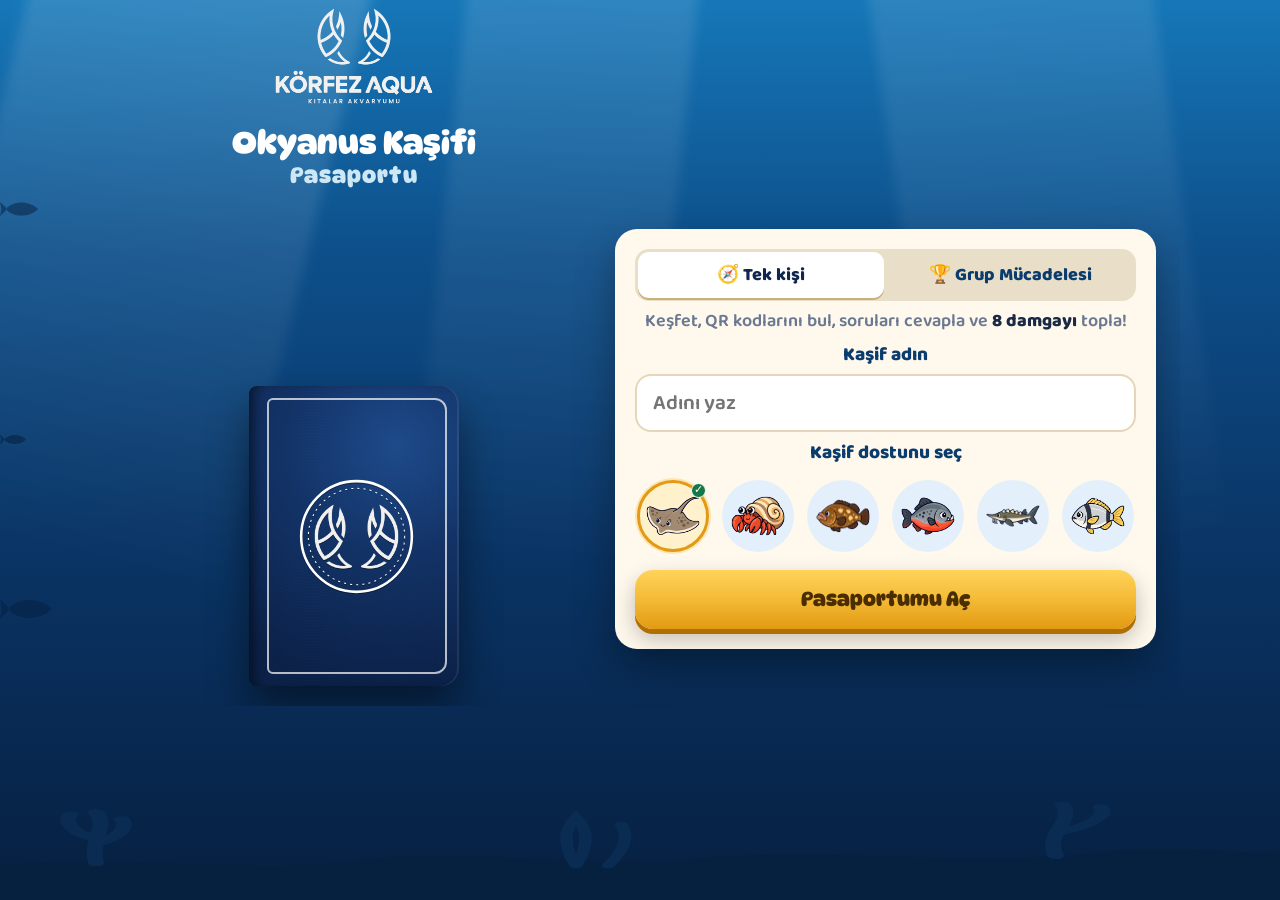
<file: index.html>
<!doctype html>
<html lang="tr">
<head>
<meta charset="utf-8">
<meta name="viewport" content="width=device-width, initial-scale=1, viewport-fit=cover">
<title>Okyanus Kaşifi Pasaportu</title>
<meta name="theme-color" content="#0b3c6e">
<meta name="color-scheme" content="only light">
<meta name="apple-mobile-web-app-capable" content="yes">
<meta name="mobile-web-app-capable" content="yes">
<meta name="apple-mobile-web-app-status-bar-style" content="black-translucent">
<meta name="apple-mobile-web-app-title" content="Okyanus Kaşifi">
<link rel="manifest" href="manifest.webmanifest">
<link rel="apple-touch-icon" href="icons/apple-touch-icon.png">
<link rel="icon" href="icons/icon-192.png">
<link rel="preload" href="fonts/dynapuff-variable.woff2" as="font" type="font/woff2" crossorigin>
<link rel="stylesheet" href="styles.css">
</head>
<body>

<!-- Okyanus arka planı -->
<div class="ocean" aria-hidden="true">
  <div class="bolge-tint"></div>
  <div class="rays"><i></i><i></i><i></i></div>
  <div class="bubbles"><i></i><i></i><i></i><i></i><i></i><i></i><i></i><i></i></div>
  <svg class="swimmer s1" viewBox="0 0 60 30"><path d="M8 15 C18 3 40 3 52 15 C40 27 18 27 8 15 Z M10 15 L0 5 L2 15 L0 25 Z"/></svg>
  <svg class="swimmer s2" viewBox="0 0 60 30"><path d="M8 15 C18 3 40 3 52 15 C40 27 18 27 8 15 Z M10 15 L0 5 L2 15 L0 25 Z"/></svg>
  <svg class="swimmer s3" viewBox="0 0 60 30"><path d="M8 15 C18 3 40 3 52 15 C40 27 18 27 8 15 Z M10 15 L0 5 L2 15 L0 25 Z"/></svg>
  <svg class="seabed" viewBox="0 0 400 90" preserveAspectRatio="none">
    <path d="M0 90 L0 62 C40 50 70 70 110 58 C150 46 180 66 220 56 C260 46 300 64 340 52 C370 44 390 54 400 50 L400 90 Z" fill="#06203f"/>
    <path d="M30 60 C28 40 34 30 30 18 M30 40 C22 34 20 26 22 20 M30 44 C38 38 40 30 38 24" stroke="#0a2c52" stroke-width="5" fill="none" stroke-linecap="round"/>
    <path d="M330 54 C326 36 336 26 332 12 M332 34 C342 28 346 20 344 14" stroke="#0a2c52" stroke-width="5" fill="none" stroke-linecap="round"/>
    <path d="M180 62 q6 -24 0 -40 q-6 16 0 40 M190 62 q8 -20 4 -34" stroke="#0a2c52" stroke-width="4" fill="none" stroke-linecap="round"/>
  </svg>
</div>

<!-- KARŞILAMA -->
<section id="v-welcome" class="view">
  <div class="welcome-brand"><div class="brand-logo"><svg viewBox="637 332 646 399" role="img" aria-label="Körfez Aqua Kıtalar Akvaryumu"><image href="logo2.png" width="1920" height="1080"/></svg></div></div>
  <h1 class="welcome-title">Okyanus Kaşifi <span>Pasaportu</span></h1>
  <div class="cover-wrap"><div class="book-open">
    <div class="idpage" id="idpage-w"></div>
    <div class="passport" id="passport">
      <div class="pp-back"></div>
      <div class="passport-inner">
        
        <svg class="pp-emblem" viewBox="0 0 120 120" aria-hidden="true">
  <circle cx="60" cy="60" r="54" fill="none" stroke="currentColor" stroke-width="2.5"/>
  <circle cx="60" cy="60" r="47" fill="none" stroke="currentColor" stroke-width="1" stroke-dasharray="2 4"/>
  <svg x="19" y="28.548" width="82" height="62.904" viewBox="814 342 292 224"><image href="logo2.png" width="1920" height="1080"/></svg>
</svg>
        
      </div>
    </div>
  </div></div>
  <p class="ready-msg" id="ready-msg"></p>
  <div class="sheet">
    <div class="mode-switch" id="mode-switch" role="radiogroup" aria-label="Oyun türü"><button type="button" role="radio" id="mode-solo" aria-checked="true">🧭 Tek kişi</button><button type="button" role="radio" id="mode-group" aria-checked="false">🏆 Grup Mücadelesi</button></div>
    <p class="sheet-lead"><span class="sheet-lead-full">Keşfet, QR kodlarını bul, soruları cevapla ve <b>8 damgayı</b> topla!</span><span class="sheet-lead-short">QR kodlarını bul, <b>8 damgayı</b> topla!</span></p>
    <label class="field">
      <span id="name-label">Kaşif adın</span>
      <input id="in-name" maxlength="16" autocomplete="off" placeholder="Adını yaz" enterkeyhint="done">
    </label>
    <p class="field-label">Kaşif dostunu seç</p>
    <div class="avatars" id="avatars"></div>
    <button class="btn btn-gold" id="btn-start">Pasaportumu Aç</button>
  </div>
</section>

<!-- ANA EKRAN -->
<section id="v-home" class="view">
  <header class="topbar">
    <div class="me"><span class="me-av" id="me-av"></span><span class="me-txt"><b id="me-name"></b><small class="rank hidden" id="me-rank"></small></span></div>
    <div class="tb-right"><span class="pill" id="me-count"></span><button class="icon-btn race-btn hidden" id="btn-race" aria-label="Mücadele sıralaması">🏆</button><button class="icon-btn help-btn" id="btn-help" aria-label="Nasıl oynanır?">?</button><button class="icon-btn" id="btn-menu" aria-label="Menü"><svg viewBox="0 0 24 24"><path d="M4 7h16M4 12h16M4 17h16"/></svg></button></div>
  </header>

  <p id="save-warning" class="hidden" role="status">İlerlemen bu telefona kaydedilemedi. Menüyü açıp yeniden dene.</p>
  <!-- Macera yolu: Başla'dan Hazine'ye zikzak yol, üstünde 9 durak -->
  <div class="road" id="road">
    <svg class="road-svg" viewBox="0 0 100 100" preserveAspectRatio="none" aria-hidden="true">
      <polyline class="road-bed" points="18,97 18,79 82,79 82,51 18,51 18,23 82,23 82,4"/>
      <polyline class="road-gold-glow" id="road-gold-glow" points=""/>
      <polyline class="road-gold" id="road-gold" points=""/>
      <polyline class="road-line" points="18,97 18,79 82,79 82,51 18,51 18,23 82,23 82,4"/>
    </svg>
    <span class="road-start">🚩 Başla</span>
    <button type="button" class="road-end" id="road-end" aria-label="Hazine"><span class="chest">🎁</span><b>Hazine</b></button>
    <div id="road-nodes"></div>
  </div>
  <!-- Kaşif dostunun ipucu balonu -->
  <div class="target hidden" id="target"></div>

  <div class="done-banner hidden" id="done-banner">
    <div class="trophy">🏆</div>
    <div><b id="done-title">Pasaportun tamamlandı!</b><small id="done-sub">Final damgan seni bekliyor.</small></div>
    <button class="btn btn-gold sm" id="btn-cert">Gör</button>
  </div>
  <div class="install hidden" id="install"></div>
  <p class="offline-ok hidden" id="offline-ok">✓ İnternetsiz oynamaya hazır</p>

  <div class="fab-wrap"><button class="btn btn-gold fab" id="btn-scan">
    <svg viewBox="0 0 24 24"><path d="M3 7h4l2-3h6l2 3h4v13H3Z M16 13a4 4 0 1 1-8 0a4 4 0 0 1 8 0"/></svg>
    QR Tara</button><button class="btn btn-ghost fab-hints" id="btn-hints"><svg viewBox="0 0 24 24" aria-hidden="true"><path d="M9 18h6M10 21h4M8 14a7 7 0 1 1 8 0q-1 1-1 3H9q0-2-1-3Z"/></svg>İpuçları</button></div>
</section>

<!-- KITA VE BÖLÜME GÖRE İPUÇLARI -->
<section id="v-hints" class="view">
  <header class="topbar"><button class="icon-btn" data-back aria-label="Pasaportuma dön">←</button><b class="tb-title">İpuçları</b><button class="listen-btn" data-listen>♪ Dinle</button></header>
  <div class="hint-pager"><button class="icon-btn" id="hint-prev" aria-label="Önceki bölüm">←</button><div><span id="hint-group"></span><b id="hint-region"></b><small id="hint-page"></small></div><button class="icon-btn" id="hint-next" aria-label="Sonraki bölüm">→</button></div>
  <div class="paper hint-card"><div class="hint-subject"><div class="hint-art" id="hint-art"></div><div><p class="eyebrow" id="hint-name"></p><h2 id="hint-title"></h2><p class="hint-earned" id="hint-earned"></p></div></div>

    <div class="guide-bubble"><span class="guide-avatar" id="hint-guide" aria-hidden="true"></span><div class="guide-content"><b id="hint-greeting"></b><p id="hint-copy" aria-live="polite"></p></div></div>

  </div>
  <div class="hint-actions"><button class="btn btn-gold" id="hint-go">Bu göreve git →</button><button class="btn btn-ghost" id="hint-home">← Pasaportuma dön</button></div>
</section>

<!-- TARAYICI -->
<section id="v-scan" class="view">
  <header class="topbar"><button class="icon-btn" data-back aria-label="Geri"><svg viewBox="0 0 24 24"><path d="M15 5l-7 7 7 7"/></svg></button><b class="tb-title" id="scan-title">QR kodu çerçeveye getir</b><span class="tb-sp"></span></header>
  <div class="cam">
    <div class="found-burst" aria-hidden="true"><b>Buldun!</b><i></i><i></i><i></i><i></i><i></i><i></i><i></i><i></i></div>
    <video id="video" playsinline muted autoplay></video>
    <div class="frame"><i></i><i></i><i></i><i></i></div>
    <p class="cam-msg hidden" id="cam-msg"></p>
  </div>
  <div class="manual">
    <p>Kamera çalışmıyor mu? QR kodunun altındaki kodu yaz:</p>
    <form id="manual-form" class="row">
      <input id="in-code" placeholder="Örn. PRN-3T9F" autocapitalize="characters" autocomplete="off">
      <button class="btn btn-gold sm">Onayla</button>
    </form>
  </div>
</section>

<!-- GÖREV ÖNCESİ: TANIŞ / GÖZLEMLE -->
<section id="v-learn" class="view">
  <header class="topbar"><button class="icon-btn" id="learn-back" aria-label="Geri">←</button><b class="tb-title" id="learn-heading">Tanış ve bul</b><button class="listen-btn" data-listen>♪ Dinle</button></header>
  <div class="task-progress" aria-label="Görev aşamaları"><span class="active">1 · Tanış ve bul</span><span>2 · Cevapla</span></div>
  <div class="learn-card paper"><p class="eyebrow center" id="learn-region"></p><h2 class="center" id="learn-name"></h2><div class="learn-art" id="learn-art"></div><div id="learn-copy" aria-live="polite"></div></div>
  <button class="btn btn-gold" id="learn-next">Haydi keşfe!</button>
</section>

<!-- SORU -->
<section id="v-quiz" class="view">
  <header class="topbar"><button class="icon-btn" data-back aria-label="Geri"><svg viewBox="0 0 24 24"><path d="M15 5l-7 7 7 7"/></svg></button><b class="tb-title">Kaşif sorusu</b><button class="listen-btn" data-listen>♪ Dinle</button></header>
  <div class="task-progress"><span>1 · Tanış ve bul</span><span class="active">2 · Cevapla</span></div>
  <div class="quiz">
    <div class="quiz-art" id="quiz-art"></div>
    <div class="paper">
      <p class="eyebrow center" id="quiz-title"></p>
      <h2 class="center" id="quiz-q"></h2>
      <div class="options" id="quiz-opts"></div>
      <p class="quiz-msg" id="quiz-msg" role="status"></p>
    </div>
  </div>
</section>

<!-- DAMGA KAZANILDI -->
<section id="v-reward" class="view reward-view">
  <div class="reward">
    <div class="reward-head"><p class="kicker" id="rw-kicker">Yeni damga!</p><button class="listen-btn" data-listen>♪ Dinle</button></div>
    <div class="rw-page">
      <div class="leaf-hd"><span id="rw-page-hd"></span></div>
      <div class="stamp-stage">
        <div class="ink-ring" id="ink-ring"></div>
        <div class="big-stamp" id="rw-stamp"></div>
      </div>
      <svg class="rw-tool" id="rw-tool" viewBox="0 0 120 120" aria-hidden="true">
        <ellipse cx="60" cy="20" rx="23" ry="19" fill="#b06f3a"/><ellipse cx="53" cy="13" rx="8" ry="5" fill="#d79a62"/>
        <rect x="50" y="34" width="20" height="44" rx="6" fill="#8a5a2b"/>
        <rect x="14" y="76" width="92" height="24" rx="7" fill="#6b4523"/>
        <rect x="18" y="98" width="84" height="12" rx="4" fill="#f5bd3a"/>
      </svg>
    </div>
    <p class="rw-name" id="rw-name"></p>
    <h2 id="rw-title"></h2>
    <div class="fact-card"><b id="rw-fact-title">Biliyor muydun?</b><p id="rw-fact"></p></div>
    <p class="rw-count" id="rw-count"></p>
    <button class="btn btn-gold" id="rw-next">Devam</button>
  </div>
  <canvas id="confetti" aria-hidden="true"></canvas></section>

<!-- FİNAL: pasaport tamamlandı -->
<section id="v-cert" class="view">
  <header class="topbar"><button class="icon-btn" data-back aria-label="Geri"><svg viewBox="0 0 24 24"><path d="M15 5l-7 7 7 7"/></svg></button><b class="tb-title">Pasaportun tamamlandı!</b><span class="tb-sp"></span></header>
  <div class="final">
    <div class="final-stage" role="img" aria-label="Pasaportun açılıyor ve final damgan sağ sayfaya basılıyor.">
      <div class="final-book">
      <div class="final-pages">
        <div class="final-left-page">
          <span class="final-page-label">Kaşif pasaportum</span>
          <div id="final-friend" class="final-friend"></div>
          <p class="pp-name" id="final-name"></p>
        </div>
        <div class="final-right-page">
          <span class="final-page-label">Final damgam</span>
          <span class="final-page-count" id="final-page-count"></span>
        </div>
      </div>
      <div class="final-cover" id="final-cover">
        <div class="passport-inner"><svg class="pp-emblem" viewBox="0 0 120 120" aria-hidden="true">
  <circle cx="60" cy="60" r="54" fill="none" stroke="currentColor" stroke-width="2.5"/>
  <circle cx="60" cy="60" r="47" fill="none" stroke="currentColor" stroke-width="1" stroke-dasharray="2 4"/>
  <svg x="19" y="28.548" width="82" height="62.904" viewBox="814 342 292 224"><image href="logo2.png" width="1920" height="1080"/></svg>
</svg>
          
          <p class="pp-title">OKYANUS KAŞİFİ<br><span>PASAPORTU</span></p>
        </div>
      </div>
      <div class="final-seal" id="final-seal"></div>
      <svg class="rw-tool final-tool" id="final-tool" viewBox="0 0 120 120" aria-hidden="true">
        <ellipse cx="60" cy="20" rx="23" ry="19" fill="#b06f3a"/><ellipse cx="53" cy="13" rx="8" ry="5" fill="#d79a62"/>
        <rect x="50" y="34" width="20" height="44" rx="6" fill="#8a5a2b"/>
        <rect x="14" y="76" width="92" height="24" rx="7" fill="#6b4523"/>
        <rect x="18" y="98" width="84" height="12" rx="4" fill="#f5bd3a"/>
      </svg>
      </div>
    </div>
    <h2 class="final-h">Tebrikler, Okyanus Kaşifi!</h2>
    <p class="final-p" id="final-p"></p>
    <button class="btn btn-gold" id="btn-preview">Dolu pasaportumu gör →</button>
    <img id="cert-img" alt="Tamamlanmış Okyanus Kaşifi pasaportu">
    <button class="btn btn-gold" id="btn-save">📥 Telefonuma kaydet</button>
    <button class="btn btn-ghost" id="btn-share">📤 Paylaş</button>
    <button class="btn btn-ghost hidden" id="btn-story">📱 Hikâye olarak paylaş</button>
    <p class="note" id="save-hint"></p>
  </div>
  <canvas id="confetti2" class="confetti-layer" aria-hidden="true"></canvas>
</section>

<!-- MENÜ -->
<section id="v-menu" class="view">
  <header class="topbar"><button class="icon-btn" data-back aria-label="Geri"><svg viewBox="0 0 24 24"><path d="M15 5l-7 7 7 7"/></svg></button><b class="tb-title">Kaşif çantam</b><span class="tb-sp"></span></header>
  <div class="menu">
    <button id="save-retry" class="btn btn-gold hidden">Kaydı yeniden dene</button>
    <button id="btn-partial" class="btn btn-gold hidden" type="button">📜 Pasaportumu şimdi al</button>
    <button id="sound-toggle" class="btn btn-ghost sound-setting" type="button" role="switch" aria-checked="false">♪ Damga sesi: Kapalı</button>
    <div class="paper">
      <h3>Baştan başla</h3>
      <p>Tüm damgalar bu telefondan silinir.</p>
      <button class="btn btn-danger" id="btn-reset">Sıfırla</button>
    </div>
    <div class="install hidden" id="install-menu"></div><p class="note">Oyunu geliştirmek için isimsiz kullanım bilgisi (hangi görev, saat, telefon türü) toplanır. Adın gönderilmez.</p><p class="note" id="ver"></p>
  </div>
</section>

<!-- v56 GRUPLAR SIRALAMASI -->
<section id="v-race" class="view gview">
  <header class="topbar"><button class="icon-btn" data-back aria-label="Geri"><svg viewBox="0 0 24 24"><path d="M15 5l-7 7 7 7"/></svg></button><b class="tb-title">Gruplar sıralaması</b><span class="tb-sp"></span></header>
  <div class="gbody race">
    <div class="paper gcard race-finish hidden" id="race-finish">
      <h2 id="race-finish-title"></h2>
      <button class="btn btn-gold" id="race-cert" type="button">📜 Pasaportumu al</button>
    </div>
    <h2 class="race-name" id="race-name"></h2>
    <div class="race-tabs" id="race-tabs" role="tablist"><button type="button" role="tab" data-donem="hafta" aria-selected="true">Bu hafta</button><button type="button" role="tab" data-donem="ay" aria-selected="false">Bu ay</button><button type="button" role="tab" data-donem="tum" aria-selected="false">Tüm zamanlar</button></div>
    <p class="race-me" id="race-me"></p>
    <ol class="race-list" id="race-list"></ol>
    <p class="race-status" id="race-status" role="status"></p>
  </div>
</section>

<!-- Alt sayfa: damga detayı -->
<div class="drawer hidden" id="drawer">
  <div class="drawer-box">
    <div class="drawer-art" id="dr-art"></div>
    <p class="eyebrow center" id="dr-name"></p>
    <h3 class="center" id="dr-title"></h3>
    <p class="center" id="dr-text"></p>
    <p class="center where" id="dr-where"></p>
    <button class="btn btn-ghost" id="dr-close">Kapat</button>
  </div>
</div>

<!-- Nasıl oynanır? (üstteki ? düğmesiyle açılır) -->
<div class="drawer hidden" id="help">
  <div class="drawer-box">
    <h3 class="center">Nasıl oynanır?</h3>
    <ol class="howto" id="howto"></ol>
    <button class="btn btn-gold" id="help-close">Anladım!</button>
  </div>
</div>

<!-- v44 yolda katılan ziyaretçiye hoş geldin penceresi -->
<div class="gw hidden" id="guest-welcome" role="dialog" aria-modal="true" aria-labelledby="gw-title">
  <div class="gw-box">
    <div class="gw-art" id="gw-art" aria-hidden="true"></div>
    <p class="gw-kicker">Okyanus Kaşifi</p>
    <h2 id="gw-title">Bir keşif oyunu buldun!</h2>
    <ol class="gw-steps"><li><span aria-hidden="true">🔍</span>Canlıyı bul</li><li><span aria-hidden="true">❓</span>Soruyu bil</li><li><span aria-hidden="true">⭐</span>Damgayı kap</li></ol>
    <div class="gw-dots" id="gw-dots" aria-hidden="true"></div>
    <p class="gw-first" id="gw-first"></p>
    <button class="btn btn-gold" id="gw-go">Haydi başlayalım! →</button>
  </div>
</div>

<!-- Pusula ve keşif haritası: sıradaki QR'a yol -->
<div class="guide hidden" id="guide" role="dialog" aria-modal="true" aria-labelledby="gd-title">
  <div class="guide-box">
    <div class="gd-head"><div class="gd-compass" id="gd-compass"></div><div class="gd-txt"><p class="gd-kicker" id="gd-kicker">Sıradaki keşfin</p><h3 id="gd-title"></h3><p class="gd-from" id="gd-from"></p></div></div>
    <div class="gd-map" id="gd-map"></div>
    <p class="gd-where location-cue" id="gd-where"></p>
    <div class="gd-btns"><button class="btn btn-gold" id="gd-go" type="button">Tanış ve bul →</button><button class="btn btn-ghost" id="gd-close" type="button">Kapat</button></div>
  </div>
</div>

<!-- v41 hazine sandığı açılışı -->
<div class="chest-show hidden" id="chest-show" aria-hidden="true"></div>

<!-- Uyarı penceresi -->
<div class="modal hidden" id="modal" role="dialog" aria-modal="true">
  <div class="modal-box">
    <div class="modal-ico" id="modal-ico"></div>
    <h3 id="modal-title"></h3>
    <p id="modal-text"></p>
    <div class="modal-btns" id="modal-btns"></div>
  </div>
</div>

<script src="olay.js"></script>
<script src="grup.js"></script>
<script src="data.js"></script>
<script src="harita.js"></script>
<script src="art-assets.js"></script>
<script src="art.js"></script>
<script src="vendor/jsQR.js" defer></script>
<script src="app.js" defer></script>
</body>
</html>
</file>
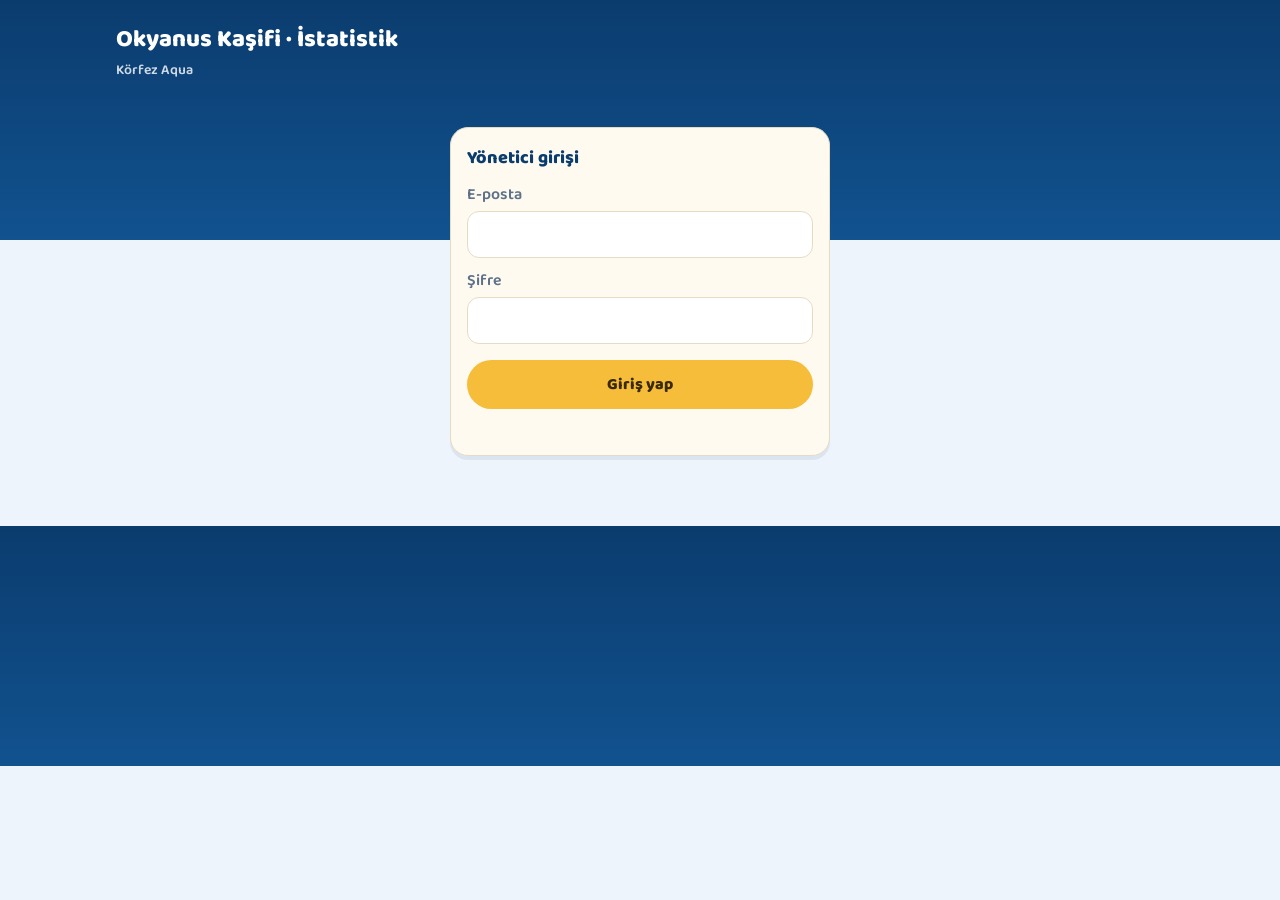
<file: istatistik.html>
<!doctype html>
<html lang="tr">
<head>
<meta charset="utf-8">
<meta name="viewport" content="width=device-width, initial-scale=1">
<meta name="robots" content="noindex, nofollow">
<meta name="color-scheme" content="only light">
<title>Okyanus Kaşifi – İstatistik</title>
<link rel="icon" href="icons/icon-192.png">
<style>
/* Samsung İnternet karanlık modu için: kendi "karanlık temamız" aydınlık temanın aynısı */
@media (prefers-color-scheme:dark){:root{color-scheme:only light}}
:root{color-scheme:only light}
@font-face{font-family:"Baloo 2";font-weight:600;src:url(fonts/baloo-2-latin-600-normal.woff2) format("woff2")}
@font-face{font-family:"Baloo 2";font-weight:600;src:url(fonts/baloo-2-latin-ext-600-normal.woff2) format("woff2");unicode-range:U+0100-024F,U+0130-0131,U+015E-015F}
@font-face{font-family:"Baloo 2";font-weight:800;src:url(fonts/baloo-2-latin-800-normal.woff2) format("woff2")}
@font-face{font-family:"Baloo 2";font-weight:800;src:url(fonts/baloo-2-latin-ext-800-normal.woff2) format("woff2");unicode-range:U+0100-024F,U+0130-0131,U+015E-015F}
:root{--navy:#0b3c6e;--sea:#1d6fb8;--gold:#f5bd3a;--paper:#fffaf0;--ink:#16324d;--muted:#5d7189;--line:#e6dcc4;--ok:#2e9b63;--warn:#d9822b}
*{box-sizing:border-box}
body{margin:0;font-family:"Baloo 2",system-ui,sans-serif;font-weight:600;color:var(--ink);background:linear-gradient(180deg,#0b3c6e 0,#11528f 240px,#eef4fb 240px)}
header{color:#fff;padding:20px 16px 8px;max-width:1080px;margin:0 auto;display:flex;align-items:center;gap:12px;flex-wrap:wrap}
header h1{margin:0;font-size:24px;font-weight:800;flex:1}
header small{display:block;font-size:14px;opacity:.8;font-weight:600}
main{max-width:1080px;margin:0 auto;padding:8px 16px 40px}
.card{background:var(--paper);border:1px solid var(--line);border-radius:18px;padding:16px;box-shadow:0 4px 0 #0b3c6e14}
h2{margin:0 0 10px;font-size:18px;font-weight:800;color:var(--navy)}
button,input{font:inherit}
.btn{border:0;border-radius:99px;padding:8px 16px;font-weight:800;cursor:pointer;background:var(--gold);color:#3a2a00}
.btn.ghost{background:#ffffff26;color:#fff;border:1px solid #ffffff55}
.ranges{display:flex;gap:6px;flex-wrap:wrap;align-items:center;margin-bottom:14px}
.ranges button{border:1px solid #ffffff55;background:#ffffff1f;color:#fff;border-radius:99px;padding:6px 12px;cursor:pointer;font-weight:700}
.ranges button.on{background:var(--gold);color:#3a2a00;border-color:var(--gold)}
.ranges input{border:1px solid #ffffff55;background:#fff;border-radius:10px;padding:4px 8px;color:var(--ink)}
.ranges span{color:#fff}
.grid{display:grid;gap:14px}
.kpis{grid-template-columns:repeat(auto-fit,minmax(160px,1fr))}
.kpi .v{font-size:34px;font-weight:800;color:var(--navy);line-height:1.1}
.kpi .l{color:var(--muted);font-size:15px}
.kpi .s{color:var(--sea);font-size:14px}
.two{grid-template-columns:repeat(auto-fit,minmax(320px,1fr))}
.bars{display:flex;align-items:flex-end;gap:3px;height:160px;padding-top:6px;overflow-x:auto}
.bars .b{flex:1 0 14px;min-width:14px;display:flex;flex-direction:column;align-items:center;justify-content:flex-end;height:100%}
.bars .b i{display:block;width:100%;background:var(--sea);border-radius:5px 5px 0 0;min-height:2px}
.bars .b span{font-size:11px;color:var(--muted);margin-top:3px;white-space:nowrap}
.bars .b em{font-style:normal;font-size:11px;color:var(--navy)}
.hbar{display:grid;grid-template-columns:120px 1fr 56px;gap:8px;align-items:center;margin:6px 0;font-size:15px}
.hbar .t{height:18px;background:#e7eef6;border-radius:99px;overflow:hidden}
.hbar .t i{display:block;height:100%;background:var(--gold);border-radius:99px}
.hbar b{text-align:right}
table{width:100%;border-collapse:collapse;font-size:15px}
th,td{padding:8px 6px;border-bottom:1px solid var(--line);text-align:right;white-space:nowrap}
th:first-child,td:first-child{text-align:left}
th{color:var(--muted);font-weight:700;font-size:13px}
.scroll{overflow-x:auto}
.pct{color:var(--muted);font-size:13px}
.hard{color:var(--warn);font-weight:800}
.note{color:var(--muted);font-size:14px;margin:6px 0 0}
#login{max-width:380px;margin:30px auto}
#login label{display:block;margin:10px 0 4px;color:var(--muted)}
#login input{width:100%;padding:10px 12px;border:1px solid var(--line);border-radius:12px;background:#fff}
#login .btn{width:100%;margin-top:16px;padding:12px}
#err{color:#b3261e;min-height:22px;margin:8px 0 0}
.hidden{display:none!important}
.kpi .d{font-size:13px;font-weight:800;margin-top:2px}.kpi .d.up{color:var(--ok)}.kpi .d.down{color:#b3261e}.kpi .d.eq{color:var(--muted)}
.ranges .btn{margin-left:auto}
td.wrap{white-space:normal;min-width:180px;text-align:left}
.tag{display:inline-block;font-size:12px;font-weight:800;border-radius:99px;padding:0 8px;margin-left:6px;vertical-align:1px}
.tag.bad{background:#fde2df;color:#b3261e}.tag.fix{background:#e3f1e8;color:#1f6b43}.tag.del{background:#eceff3;color:#5d7189}
tr.gizli td{opacity:.55}
.mini{border:1px solid var(--line);background:#fff;border-radius:99px;padding:3px 10px;font-weight:700;cursor:pointer;color:var(--ink);font-size:13px}
.mini.red{color:#b3261e;border-color:#f1c4bf}
.tools{display:flex;gap:10px;flex-wrap:wrap;align-items:center;margin:10px 0}
.tools input[type=search],.tools input[type=text]{border:1px solid var(--line);border-radius:10px;padding:6px 10px;background:#fff;min-width:200px}
.chips{display:flex;flex-wrap:wrap;gap:6px;margin:8px 0}
.chip{background:#fff;border:1px solid var(--line);border-radius:99px;padding:2px 4px 2px 10px;font-size:14px;display:inline-flex;align-items:center;gap:4px}
.chip small{color:var(--muted)}
.chip button{border:0;background:none;cursor:pointer;color:#b3261e;font-weight:800;font-size:15px;padding:0 4px}
.setup{background:#fff4dc;border:1px dashed var(--warn);border-radius:12px;padding:10px 12px;color:#7a4b10;margin-bottom:10px}
.bars .b.we i{background:var(--gold)}
.ban{margin-top:18px;border:1px solid var(--line);border-radius:14px;background:#fff;padding:0 14px}
.ban-head{display:flex;align-items:center;gap:8px;padding:12px 0;color:var(--navy);font-size:17px}
.ban-head::before{content:"🔒"}.ban.open .ban-head::before{content:"🔓"}
.ban-head .link{margin-left:auto;border:0;background:none;font:inherit;font-size:14px;color:var(--sea);font-weight:800;cursor:pointer}
.ban-unlock{display:flex;gap:8px;flex-wrap:wrap;align-items:center;padding:0 0 12px}
.ban-unlock input{border:1px solid var(--line);border-radius:10px;padding:6px 10px;background:#fff;min-width:200px}
.ban-unlock .err{color:#b3261e;font-size:14px}
.ban-body{padding-bottom:12px}
@media(max-width:520px){.hbar{grid-template-columns:96px 1fr 48px}.kpi .v{font-size:28px}}
</style>
</head>
<body>
<header>
  <h1>Okyanus Kaşifi · İstatistik<small id="sub">Körfez Aqua</small></h1>
  <button class="btn ghost hidden" id="logout">Çıkış</button>
</header>
<main>
  <form class="card" id="login">
    <h2>Yönetici girişi</h2>
    <label for="email">E-posta</label><input id="email" type="email" autocomplete="username" required>
    <label for="pass">Şifre</label><input id="pass" type="password" autocomplete="current-password" required>
    <button class="btn">Giriş yap</button>
    <p id="err" role="alert"></p>
  </form>

  <div id="dash" class="hidden">
    <div class="ranges" id="ranges">
      <button data-r="0">Bugün</button><button data-r="6" class="on">Son 7 gün</button><button data-r="29">Son 30 gün</button><button data-r="all">Tümü</button>
      <input type="date" id="from" aria-label="Başlangıç"><span>–</span><input type="date" id="to" aria-label="Bitiş">
      <button class="btn" id="excel" type="button">⬇ Excel'e indir</button>
    </div>
    <div class="grid kpis" id="kpis"></div>
    <div class="grid two" style="margin-top:14px">
      <section class="card"><h2>Günlük oyuncu</h2><div class="bars" id="daily"></div><p class="note">Pasaportunu ilk kez açan kişi sayısı.</p></section>
      <section class="card"><h2>Oyunda ilerleme</h2><div id="funnel"></div><p class="note">Oyuna başlayanların kaçı ne kadar damga topladı.</p></section>
      <section class="card"><h2>Saatlere göre</h2><div class="bars" id="hourly"></div><p class="note">O saatte oyunu kullanan telefon sayısı.</p></section>
      <section class="card"><h2>Telefon türü</h2><div id="platform"></div></section>
    </div>
    <section class="card" style="margin-top:14px"><h2>Görevler</h2><div class="scroll"><table id="stations"></table></div>
      <p class="note">Sayılar kişi (telefon) sayısıdır. <span class="hard">Turuncu</span>: bulmakta ya da cevaplamakta zorlanılan görev.</p></section>
    <div class="grid two" style="margin-top:14px">
      <section class="card"><h2>Haftanın günleri</h2><div class="bars" id="weekdays"></div><p class="note" id="weeknote">Oyuna başlayan kişi sayısı. <span style="color:#b78624">Sarı</span>: hafta sonu.</p></section>
      <section class="card"><h2>Takılınan duraklar</h2><div class="scroll"><table id="times"></table></div>
        <p class="note"><b>QR'ı bulma</b>: "Tanış ve bul" ekranından QR'ı okutana kadar geçen süre. <b>Önceki damgadan</b>: bir önceki damgadan bu damgaya kadar. Ortanca dakika. <span class="hard">Turuncu</span>: en uzun.</p></section>
    </div>
    <section class="card" style="margin-top:14px"><h2>Sorular: en çok seçilen yanlış şık</h2><div class="scroll"><table id="wrongs"></table></div>
      <p class="note">Bir yanlış şık çok seçiliyorsa soru ya da ipucu kafa karıştırıyor olabilir.</p></section>
    <section class="card" style="margin-top:14px" id="grp"><h2>Grup Mücadelesi</h2>
      <div id="grp-setup" class="setup hidden">Bu bölüm için Supabase'de <b>supabase/yonetim-ve-istatistik.sql</b> bir kez çalıştırılmalı.</div>
      <div class="grid kpis" id="gkpis"></div>
      <div class="scroll" style="margin-top:12px"><table id="gstations"></table></div>
      <h2 style="margin-top:18px">Grupları yönet</h2>
      <p class="note">Sil: grup sıralamadan kalkar (aynı telefondan oynamaya devam etse de geri gelmez). Adı düzelt: yeni ad kalıcı olur. Uygunsuz kelime geçen adlar sıralamada "İsimsiz grup" görünür.</p>
      <div class="tools"><input type="search" id="gsearch" placeholder="Grup ara…" aria-label="Grup ara"><label><input type="checkbox" id="gshowdel"> Silinenleri de göster</label></div>
      <div class="scroll"><table id="glist"></table></div>
      <div class="ban" id="ban">
        <div class="ban-head"><b>Yasaklı kelimeler</b> <span class="note" id="ban-count"></span><button type="button" class="link" id="ban-toggle">Göster</button></div>
        <form class="ban-unlock hidden" id="ban-unlock" autocomplete="off"><span class="note">Görmek için yönetici şifreni yaz:</span><input type="password" id="ban-pass" aria-label="Yönetici şifresi" autocomplete="new-password" required><button class="btn" type="submit">Aç</button><span class="err" id="ban-err" role="alert"></span></form>
        <div class="ban-body hidden" id="ban-body">
        <p class="note">Grup adında bu kelimeler varsa ad kabul edilmez. "Ayrı kelime" işaretliyse yalnızca tek başına yazıldığında yakalanır (kısa kelimeler için: ör. "mal" yakalanır, "Malatya" yakalanmaz).</p>
        <form class="tools" id="wform"><input type="text" id="wnew" placeholder="Yeni kelime" aria-label="Yeni yasaklı kelime" maxlength="30" required autocomplete="off"><label><input type="checkbox" id="wtam"> Ayrı kelime</label><button class="btn" type="submit">Ekle</button><span class="note" id="wmsg"></span></form>
        <div class="chips" id="words"></div>
        </div>
      </div>
    </section>
    <p class="note" id="foot"></p>
  </div>
</main>
<script src="data.js"></script>
<script>
(function(){
const BASE = "https://jusssskyelfizcuejytf.supabase.co";
const KEY = "sb_publishable_kAKGNIYcCSIomQpxdpqODg_alO04cLQ";
const START = "2026-10-01";
const $ = s => document.querySelector(s);
const esc = s => String(s).replace(/[&<>"']/g, c => ({"&":"&amp;","<":"&lt;",">":"&gt;",'"':"&quot;","'":"&#39;"}[c]));
const NAMES = Object.fromEntries((window.KASIF ? KASIF.stations : []).map(s => [s.id, s.name]));
const ORDER = (window.KASIF ? KASIF.stations : []).map(s => s.id);
const fmt = n => Number(n || 0).toLocaleString("tr-TR");
const pct = (a, b) => b ? Math.round(a * 100 / b) : 0;
const ymd = d => { const p = n => String(n).padStart(2, "0"); return `${d.getFullYear()}-${p(d.getMonth()+1)}-${p(d.getDate())}`; };

let session = null;
try { session = JSON.parse(sessionStorage.getItem("kasif-yonetici")); } catch(e){}
function keep(s){ session = s; try { s ? sessionStorage.setItem("kasif-yonetici", JSON.stringify(s)) : sessionStorage.removeItem("kasif-yonetici"); } catch(e){} }

async function auth(body, grant){
  const r = await fetch(`${BASE}/auth/v1/token?grant_type=${grant}`, { method:"POST", headers:{ apikey:KEY, "Content-Type":"application/json" }, body:JSON.stringify(body) });
  const j = await r.json().catch(() => ({}));
  if (!r.ok) throw new Error(j.error_description || j.msg || "Giriş başarısız");
  keep({ token:j.access_token, refresh:j.refresh_token, until:Date.now() + (j.expires_in - 60) * 1000 });
}
async function token(){
  if (!session) throw new Error("Giriş gerekli");
  if (Date.now() > session.until) await auth({ refresh_token:session.refresh }, "refresh_token");
  return session.token;
}
async function yolda(from, to){
  const r = await fetch(`${BASE}/rest/v1/rpc/kasif_yolda`, { method:"POST", headers:{ apikey:KEY, Authorization:"Bearer " + await token(), "Content-Type":"application/json" }, body:JSON.stringify({ baslangic:from, bitis:to }) });
  return r.ok ? r.json() : null;   // v44 SQL çalıştırılmadıysa sessizce atlanır
}
async function stats(from, to){
  const r = await fetch(`${BASE}/rest/v1/rpc/kasif_stats`, { method:"POST",
    headers:{ apikey:KEY, Authorization:"Bearer " + await token(), "Content-Type":"application/json" },
    body:JSON.stringify({ baslangic:from, bitis:to }) });
  if (r.status === 401 || r.status === 403) { keep(null); throw new Error("Oturum süresi doldu, yeniden giriş yap."); }
  if (!r.ok) throw new Error("Veri alınamadı (" + r.status + ")");
  return r.json();
}

async function call(name, body){
  const r = await fetch(`${BASE}/rest/v1/rpc/${name}`, { method:"POST",
    headers:{ apikey:KEY, Authorization:"Bearer " + await token(), "Content-Type":"application/json" }, body:JSON.stringify(body || {}) });
  if (r.status === 401 || r.status === 403) { keep(null); throw new Error("Oturum süresi doldu, yeniden giriş yap."); }
  if (!r.ok) { let m = ""; try { m = (await r.json()).message || ""; } catch(e){} const err = new Error(m || ("Hata " + r.status)); err.status = r.status; throw err; }
  const t = await r.text(); return t ? JSON.parse(t) : null;
}

function bars(el, rows, label, value, cls){
  const max = Math.max(1, ...rows.map(value));
  el.innerHTML = rows.length ? rows.map(r => `<div class="b${cls ? " " + cls(r) : ""}" title="${esc(label(r))}: ${fmt(value(r))}"><em>${value(r) ? fmt(value(r)) : ""}</em><i style="height:${value(r) / max * 100}%"></i><span>${esc(label(r))}</span></div>`).join("")
    : '<p class="note">Bu aralıkta kayıt yok.</p>';
}
function hbars(el, rows){
  const max = Math.max(1, ...rows.map(r => r[1]));
  el.innerHTML = rows.map(([l, v, extra]) => `<div class="hbar"><span>${esc(l)}</span><div class="t"><i style="width:${v / max * 100}%"></i></div><b>${fmt(v)}${extra ? ` <span class="pct">${extra}</span>` : ""}</b></div>`).join("");
}

// Önceki aynı uzunluktaki döneme göre değişim (ör. son 7 gün ↔ ondan önceki 7 gün)
function delta(cur, old){
  if (old == null) return "";
  cur = Number(cur || 0); old = Number(old || 0);
  if (!old && !cur) return "";
  const lbl = last.prevLabel;
  if (!old) return `<div class="d up">▲ yeni · ${lbl}</div>`;
  const p = Math.round((cur - old) * 100 / old);
  return p === 0 ? `<div class="d eq">= ${lbl} aynı</div>` : `<div class="d ${p > 0 ? "up" : "down"}">${p > 0 ? "▲" : "▼"} %${Math.abs(p)} · ${lbl}</div>`;
}
function render(d, from, to, prev){
  const o = d.ozet || {}, h = d.huni || {}, sure = d.sure_dk || {}, po = prev ? (prev.ozet || {}) : null, pv = k => po ? po[k] || 0 : null;
  const kpi = (v, l, s, dl) => `<div class="card kpi"><div class="v">${v}</div><div class="l">${l}</div>${s ? `<div class="s">${s}</div>` : ""}${dl || ""}</div>`;
  $("#kpis").innerHTML =
    kpi(fmt(o.oyuncu), "Oyuna başlayan", `${fmt(o.cihaz)} telefon siteyi açtı`, delta(o.oyuncu, pv("oyuncu"))) +
    kpi(fmt(o.damga), "Toplam damga", o.oyuncu ? `kişi başı ${(o.damga / o.oyuncu).toLocaleString("tr-TR",{maximumFractionDigits:1})}` : "", delta(o.damga, pv("damga"))) +
    kpi(fmt(o.tamamlayan), `${ORDER.length}/${ORDER.length} tamamlayan`, o.oyuncu ? `başlayanların %${pct(o.tamamlayan, o.oyuncu)}'i` : "", delta(o.tamamlayan, pv("tamamlayan"))) +
    kpi(sure.ortanca ? Math.round(sure.ortanca) + " dk" : "–", "Tamamlama süresi", sure.adet ? `ortanca, ${fmt(sure.adet)} kişiden` : "") +
    kpi(fmt((o.kaydetme || 0) + (o.paylasma || 0)), "Pasaport kaydı / paylaşım", `${fmt(o.kaydetme)} kaydetme · ${fmt(o.paylasma)} paylaşım`, delta((o.kaydetme || 0) + (o.paylasma || 0), po ? (po.kaydetme || 0) + (po.paylasma || 0) : null)) +
    (d.yolda ? kpi(fmt(d.yolda.yolda_katilan), "Yolda katılan", `${fmt(d.yolda.yolda_baslayan)} kişi QR'ı girişten önce okuttu`) : "");

  // Günlük: aralıktaki her günü göster (kayıt olmayan günler 0)
  const byDay = Object.fromEntries((d.gunluk || []).map(g => [g.gun, g]));
  const days = []; for (let t = new Date(from + "T12:00:00"); ymd(t) <= to && days.length < 120; t.setDate(t.getDate() + 1)) days.push(ymd(t));
  const shown = days.length > 60 ? (d.gunluk || []).map(g => g.gun) : days;
  bars($("#daily"), shown.map(g => byDay[g] || { gun:g, oyuncu:0 }), r => r.gun.slice(8) + "." + r.gun.slice(5, 7), r => r.oyuncu);

  const byHour = Object.fromEntries((d.saatlik || []).map(s => [s.saat, s.cihaz]));
  bars($("#hourly"), Array.from({ length:13 }, (_, i) => ({ saat:i + 8, cihaz:byHour[i + 8] || 0 })), r => String(r.saat).padStart(2, "0"), r => r.cihaz);

  const b = h.basladi || 0;
  hbars($("#funnel"), [["Başladı", b, ""], ["1+ damga", h.en_az_1, `%${pct(h.en_az_1, b)}`], ["5+ damga", h.en_az_5, `%${pct(h.en_az_5, b)}`], [`${ORDER.length} damga`, o.tamamlayan, `%${pct(o.tamamlayan, b)}`]]);

  const pn = { ios:"iPhone / iPad", android:"Android", diger:"Diğer" }, tot = (d.cihaz_turu || []).reduce((a, p) => a + p.cihaz, 0);
  hbars($("#platform"), (d.cihaz_turu || []).sort((a, z) => z.cihaz - a.cihaz).map(p => [pn[p.tur] || p.tur, p.cihaz, `%${pct(p.cihaz, tot)}`]));

  const st = Object.fromEntries((d.gorevler || []).map(s => [s.station, s]));
  const maxStamp = Math.max(1, ...ORDER.map(id => (st[id] || {}).damga || 0));
  $("#stations").innerHTML = `<tr><th>Görev</th><th>Tanıştı</th><th>QR okuttu</th><th>Damga aldı</th><th>Yanlış yapan</th><th>Elle kod</th></tr>` +
    ORDER.map((id, i) => {
      const s = st[id] || {}, wrongP = pct(s.yanlis_yapan, s.okuttu), low = s.damga < maxStamp * 0.6;
      return `<tr><td>${i + 1}. ${esc(NAMES[id] || id)}</td><td>${fmt(s.tanisti)}</td><td>${fmt(s.okuttu)}</td><td class="${low && maxStamp > 4 ? "hard" : ""}">${fmt(s.damga)}</td><td class="${wrongP >= 40 && s.okuttu > 4 ? "hard" : ""}">${fmt(s.yanlis_yapan)} <span class="pct">%${wrongP}</span></td><td>${fmt(s.elle_kod)}</td></tr>`;
    }).join("");

  $("#sub").textContent = `Körfez Aqua · ${from.split("-").reverse().join(".")} – ${to.split("-").reverse().join(".")}`;
  $("#foot").textContent = (o.son_kayit ? `Son kayıt: ${new Date(o.son_kayit).toLocaleString("tr-TR")}. ` : "") +
    "İnternetsiz oynanan kısımlar telefon internete bağlanınca gelir; sayılar \"en az bu kadar\" olarak okunmalı. İsim veya kişisel bilgi tutulmaz.";
}

// ---------- v58: yeni istatistikler ----------
const GUN = ["", "Pzt", "Sal", "Çar", "Per", "Cum", "Cmt", "Paz"];
const ST = Object.fromEntries((window.KASIF ? KASIF.stations : []).map(s => [s.id, s]));
const dk = v => v == null ? "–" : (v < 10 ? Number(v).toLocaleString("tr-TR", { maximumFractionDigits:1 }) : Math.round(v)) + " dk";
let last = { prevLabel:"" }, admin = null;

function render2(d2){
  const days = Object.fromEntries(((d2 && d2.gunler) || []).map(g => [g.gun, g]));
  const rows = [1,2,3,4,5,6,7].map(g => ({ gun:g, oyuncu:(days[g] || {}).oyuncu || 0 }));
  bars($("#weekdays"), rows, r => GUN[r.gun], r => r.oyuncu, r => r.gun >= 6 ? "we" : "");
  const hi = rows.slice(0, 5).reduce((a, r) => a + r.oyuncu, 0), hs = rows[5].oyuncu + rows[6].oyuncu;
  $("#weeknote").innerHTML = `Oyuna başlayan kişi sayısı. <span style="color:#b78624">Sarı</span>: hafta sonu. Hafta içi <b>${fmt(hi)}</b> · hafta sonu <b>${fmt(hs)}</b> kişi.`;

  const tm = Object.fromEntries(((d2 && d2.sureler) || []).map(t => [t.station, t]));
  const maxB = Math.max(0, ...ORDER.map(id => (tm[id] || {}).bulma_dk || 0)), maxA = Math.max(0, ...ORDER.map(id => (tm[id] || {}).ara_dk || 0));
  $("#times").innerHTML = `<tr><th>Görev</th><th>QR'ı bulma</th><th>Önceki damgadan</th><th>Kişi</th></tr>` + ORDER.map((id, i) => {
    const t = tm[id] || {};
    return `<tr><td>${i + 1}. ${esc(NAMES[id] || id)}</td><td class="${t.bulma_dk && t.bulma_dk === maxB && t.bulma_adet > 2 ? "hard" : ""}">${dk(t.bulma_dk)}</td><td class="${t.ara_dk && t.ara_dk === maxA && t.ara_adet > 2 ? "hard" : ""}">${dk(t.ara_dk)}</td><td>${fmt(Math.max(t.bulma_adet || 0, t.ara_adet || 0))}</td></tr>`;
  }).join("");

  const ws = {}; ((d2 && d2.yanlis_sik) || []).forEach(w => { (ws[w.station] = ws[w.station] || []).push(w); });
  $("#wrongs").innerHTML = `<tr><th>Görev</th><th>Soru</th><th>En çok seçilen yanlış</th><th>Kaç kez</th><th>Diğer yanlışlar</th></tr>` + ORDER.map((id, i) => {
    const q = (ST[id] || {}).quiz || { options:[] }, list = (ws[id] || []).sort((a, z) => z.adet - a.adet), tot = list.reduce((a, w) => a + w.adet, 0);
    const opt = w => esc(q.options[Number(w.sik)] || ("Şık " + (Number(w.sik) + 1)));
    const top = list[0];
    return `<tr><td>${i + 1}. ${esc(NAMES[id] || id)}</td><td class="wrap">${esc(q.q || "")}</td><td class="wrap">${top ? `<b>${opt(top)}</b>` : '<span class="pct">yanlış yok</span>'}</td>` +
      `<td>${top ? `${fmt(top.adet)} <span class="pct">%${pct(top.adet, tot)}</span>` : "–"}</td><td class="wrap">${list.slice(1).map(w => `${opt(w)} <span class="pct">(${fmt(w.adet)})</span>`).join(", ") || "–"}</td></tr>`;
  }).join("");
  last.d2 = d2;
  renderGroupStats();
}

// ---------- v58: Grup Mücadelesi yönetimi ----------
const yerelGun = t => ymd(new Date(t));
function renderGroupStats(){
  const from = $("#from").value, to = $("#to").value;
  if (!admin) { $("#gkpis").innerHTML = ""; $("#gstations").innerHTML = ""; return; }
  const gs = admin.gruplar.filter(g => !g.gizli && yerelGun(g.baslangic) >= from && yerelGun(g.baslangic) <= to && (g.damga > 0 || g.bitti));
  const avg = k => gs.length ? (gs.reduce((a, g) => a + g[k], 0) / gs.length).toLocaleString("tr-TR", { maximumFractionDigits:1 }) : "–";
  const kpi = (v, l, s) => `<div class="card kpi"><div class="v">${v}</div><div class="l">${l}</div>${s ? `<div class="s">${s}</div>` : ""}</div>`;
  const bit = gs.filter(g => g.bitti).length;
  $("#gkpis").innerHTML = kpi(fmt(gs.length), "Oynayan grup", "en az 1 damga alan") + kpi(fmt(bit), "Mücadeleyi bitiren", gs.length ? `%${pct(bit, gs.length)}` : "") +
    kpi(avg("damga"), "Ortalama damga", `${ORDER.length} damgadan`) + kpi(avg("yanlis"), "Ortalama yanlış", `ortalama ${avg("kacan")} kaçan damga`);
  const gk = Object.fromEntries(((last.d2 && last.d2.grup_kacan) || []).map(k => [k.station, k]));
  $("#gstations").innerHTML = `<tr><th>Görev</th><th>Oynayan grup</th><th>Damgası kaçan</th></tr>` + ORDER.map((id, i) => {
    const k = gk[id] || {}, p = pct(k.kacan, k.oynayan);
    return `<tr><td>${i + 1}. ${esc(NAMES[id] || id)}</td><td>${fmt(k.oynayan)}</td><td class="${p >= 30 && k.oynayan > 2 ? "hard" : ""}">${fmt(k.kacan)} <span class="pct">%${p}</span></td></tr>`;
  }).join("");
}
function renderGroups(){
  if (!admin) return;
  const q = $("#gsearch").value.trim().toLocaleLowerCase("tr"), del = $("#gshowdel").checked;
  const gs = admin.gruplar.filter(g => (del || !g.gizli) && (!q || g.ad.toLocaleLowerCase("tr").includes(q)));
  const when = t => new Date(t).toLocaleString("tr-TR", { day:"2-digit", month:"2-digit", year:"numeric", hour:"2-digit", minute:"2-digit" });
  $("#glist").innerHTML = `<tr><th>Grup adı</th><th>Damga</th><th>Yanlış</th><th>Kaçan</th><th>Durum</th><th>Başladı</th><th></th></tr>` + (gs.map(g => {
    const tags = (g.uygun ? "" : '<span class="tag bad">uygunsuz ad · "İsimsiz grup" görünüyor</span>') + (g.ad_kilit ? '<span class="tag fix">ad düzeltildi</span>' : "") + (g.gizli ? '<span class="tag del">silindi</span>' : "");
    const c = esc(g.cihaz);
    return `<tr class="${g.gizli ? "gizli" : ""}"><td>${esc(g.ad)}${tags}</td><td>${fmt(g.damga)}</td><td>${fmt(g.yanlis)}</td><td>${fmt(g.kacan)}</td><td>${g.bitti ? "Bitirdi 🏁" : "Oynuyor"}</td><td>${when(g.baslangic)}</td>` +
      `<td><button class="mini" data-ad="${c}">Adı düzelt</button> ${g.gizli ? `<button class="mini" data-goster="${c}">Geri al</button>` : `<button class="mini red" data-gizle="${c}">Sil</button>`}</td></tr>`;
  }).join("") || `<tr><td colspan="7" class="note">${q ? "Bu adla grup yok." : "Henüz grup yok."}</td></tr>`);
  $("#ban-count").textContent = `(${admin.kelimeler.length} kelime)`;
  renderWords();
}
function renderWords(){
  if (!admin || !banOpen) { $("#words").innerHTML = ""; return; }
  $("#words").innerHTML = admin.kelimeler.map(w => `<span class="chip">${esc(w.kelime)}${w.tam ? " <small>(ayrı kelime)</small>" : ""}<button type="button" data-sil="${esc(w.kelime)}" aria-label="${esc(w.kelime)} kelimesini kaldır">✕</button></span>`).join("") || '<span class="note">Liste boş.</span>';
}
// Yasaklı kelimeler: panel açık olsa da kelimeler şifre yeniden yazılmadan görünmez; 3 dakika sonra kendiliğinden kilitlenir.
let banOpen = false, banTimer = null;
function banLock(){
  banOpen = false; clearTimeout(banTimer); $("#ban").classList.remove("open");
  $("#ban-body").classList.add("hidden"); $("#ban-unlock").classList.add("hidden"); $("#ban-toggle").textContent = "Göster";
  $("#ban-pass").value = ""; $("#ban-err").textContent = ""; $("#wmsg").textContent = ""; renderWords();
}
function adminEmail(){ try { return JSON.parse(atob(session.token.split(".")[1].replace(/-/g, "+").replace(/_/g, "/"))).email || ""; } catch(e){ return ""; } }
$("#ban-toggle").onclick = () => {
  if (banOpen || !$("#ban-unlock").classList.contains("hidden")) return banLock();
  $("#ban-unlock").classList.remove("hidden"); $("#ban-toggle").textContent = "Vazgeç"; $("#ban-pass").focus();
};
$("#ban-unlock").onsubmit = async e => {
  e.preventDefault(); const pass = $("#ban-pass").value; $("#ban-err").textContent = "Kontrol ediliyor…";
  try { await auth({ email:adminEmail(), password:pass }, "password"); }
  catch(err){ $("#ban-pass").value = ""; $("#ban-err").textContent = "Şifre hatalı."; return; }
  $("#ban-pass").value = ""; $("#ban-err").textContent = ""; $("#ban-unlock").classList.add("hidden");
  banOpen = true; $("#ban").classList.add("open"); $("#ban-body").classList.remove("hidden"); $("#ban-toggle").textContent = "Gizle";
  renderWords(); clearTimeout(banTimer); banTimer = setTimeout(banLock, 3 * 60 * 1000);
};
async function loadAdmin(){
  try { admin = await call("kasif_yonetim_gruplar"); $("#grp-setup").classList.add("hidden"); }
  catch(e){ admin = null; if (!session) return; $("#grp-setup").classList.remove("hidden"); $("#glist").innerHTML = ""; $("#words").innerHTML = ""; }
  renderGroups(); renderGroupStats();
}
async function groupAction(cihaz, islem, ad){
  try { await call("kasif_yonetim_grup", { p_cihaz:cihaz, p_islem:islem, p_ad:ad || null }); await loadAdmin(); }
  catch(e){ alert("Yapılamadı: " + e.message); }
}
$("#glist").onclick = e => {
  const b = e.target.closest("button"); if (!b || !admin) return;
  const g = admin.gruplar.find(x => x.cihaz === (b.dataset.ad || b.dataset.gizle || b.dataset.goster)); if (!g) return;
  if (b.dataset.ad) { const ad = prompt("Grubun yeni adı (en çok 24 harf):", g.ad); if (ad && ad.trim() && ad.trim() !== g.ad) groupAction(g.cihaz, "ad", ad.trim().slice(0, 24)); }
  else if (b.dataset.gizle) { if (confirm(`"${g.ad}" sıralamadan silinsin mi?\n(Sonra "Silinenleri de göster" ile geri alabilirsin.)`)) groupAction(g.cihaz, "gizle"); }
  else if (b.dataset.goster) groupAction(g.cihaz, "goster");
};
$("#gsearch").oninput = $("#gshowdel").onchange = renderGroups;
$("#words").onclick = async e => {
  const b = e.target.closest("button[data-sil]"); if (!b) return;
  if (!confirm(`"${b.dataset.sil}" yasaklı listeden çıkarılsın mı?`)) return;
  try { await call("kasif_yonetim_kelime", { p_kelime:b.dataset.sil, p_sil:true }); await loadAdmin(); } catch(err){ alert("Yapılamadı: " + err.message); }
};
$("#wform").onsubmit = async e => {
  e.preventDefault(); const k = $("#wnew").value.trim(); if (!k) return;
  $("#wmsg").textContent = "Ekleniyor…";
  try { await call("kasif_yonetim_kelime", { p_kelime:k, p_tam:$("#wtam").checked }); $("#wnew").value = ""; $("#wtam").checked = false; $("#wmsg").textContent = "Eklendi."; await loadAdmin(); }
  catch(err){ $("#wmsg").textContent = /Geçersiz/.test(err.message) ? "Yalnızca harf (2–30)." : "Yapılamadı: " + err.message; }
};

// ---------- v58: Excel'e indir (CSV, Türkçe Excel ; ayırıcısıyla açılır) ----------
function csvCell(v){
  let s = v == null ? "" : typeof v === "number" ? String(v).replace(".", ",") : String(v);
  if (/^[=+\-@]/.test(s)) s = "'" + s;   // Excel formül sanmasın
  return /[;"\n]/.test(s) ? '"' + s.replace(/"/g, '""') + '"' : s;
}
$("#excel").onclick = () => {
  const d = last.d; if (!d) return;
  const o = d.ozet || {}, rows = [], add = (...r) => rows.push(r), gap = () => rows.push([]);
  add("Okyanus Kaşifi istatistik", `${last.from} – ${last.to}`); gap();
  add("ÖZET"); add("Oyuna başlayan", o.oyuncu || 0); add("Siteyi açan telefon", o.cihaz || 0); add("Toplam damga", o.damga || 0);
  add("Tamamlayan", o.tamamlayan || 0); add("Tamamlama süresi (ortanca dk)", d.sure_dk && d.sure_dk.ortanca ? Math.round(d.sure_dk.ortanca) : "");
  add("Pasaport kaydetme", o.kaydetme || 0); add("Paylaşım", o.paylasma || 0); gap();
  add("GÜNLÜK"); add("Gün", "Oyuncu", "Telefon", "Damga", "Tamamlayan"); (d.gunluk || []).forEach(g => add(g.gun, g.oyuncu, g.cihaz, g.damga, g.tamamlayan)); gap();
  const st = Object.fromEntries((d.gorevler || []).map(s => [s.station, s]));
  add("GÖREVLER"); add("Görev", "Tanıştı", "QR okuttu", "Damga aldı", "Yanlış yapan", "Elle kod");
  ORDER.forEach((id, i) => { const s = st[id] || {}; add(`${i + 1}. ${NAMES[id] || id}`, s.tanisti || 0, s.okuttu || 0, s.damga || 0, s.yanlis_yapan || 0, s.elle_kod || 0); }); gap();
  const d2 = last.d2;
  if (d2) {
    const tm = Object.fromEntries((d2.sureler || []).map(t => [t.station, t]));
    add("SÜRELER (ortanca dk)"); add("Görev", "QR'ı bulma", "Önceki damgadan", "Kişi");
    ORDER.forEach((id, i) => { const t = tm[id] || {}; add(`${i + 1}. ${NAMES[id] || id}`, t.bulma_dk == null ? "" : Math.round(t.bulma_dk * 10) / 10, t.ara_dk == null ? "" : Math.round(t.ara_dk * 10) / 10, Math.max(t.bulma_adet || 0, t.ara_adet || 0)); }); gap();
    add("YANLIŞ ŞIKLAR"); add("Görev", "Şık", "Kaç kez", "Kaç kişi");
    (d2.yanlis_sik || []).slice().sort((a, z) => ORDER.indexOf(a.station) - ORDER.indexOf(z.station) || z.adet - a.adet)
      .forEach(w => add(NAMES[w.station] || w.station, ((ST[w.station] || {}).quiz || { options:[] }).options[Number(w.sik)] || "Şık " + (Number(w.sik) + 1), w.adet, w.cihaz)); gap();
    add("HAFTANIN GÜNLERİ"); add("Gün", "Oyuncu"); const dd = Object.fromEntries((d2.gunler || []).map(g => [g.gun, g]));
    [1,2,3,4,5,6,7].forEach(g => add(GUN[g], (dd[g] || {}).oyuncu || 0)); gap();
  }
  if (admin) {
    add("GRUPLAR"); add("Grup adı", "Damga", "Yanlış", "Kaçan", "Bitirdi", "Başladı", "Durum");
    admin.gruplar.filter(g => yerelGun(g.baslangic) >= last.from && yerelGun(g.baslangic) <= last.to)
      .forEach(g => add(g.ad, g.damga, g.yanlis, g.kacan, g.bitti ? "evet" : "hayır", new Date(g.baslangic).toLocaleString("tr-TR"), g.gizli ? "silindi" : g.uygun ? "" : "uygunsuz ad"));
  }
  const blob = new Blob(["\ufeff" + rows.map(r => r.map(csvCell).join(";")).join("\r\n")], { type:"text/csv;charset=utf-8" });
  const a = document.createElement("a"); a.href = URL.createObjectURL(blob); a.download = `kasif-istatistik-${last.from}_${last.to}.csv`;
  document.body.appendChild(a); a.click(); setTimeout(() => { URL.revokeObjectURL(a.href); a.remove(); }, 1000);
};

function prevRange(from, to){
  const f = new Date(from + "T12:00:00"), t = new Date(to + "T12:00:00"), n = Math.round((t - f) / 864e5) + 1;
  const pt = new Date(f); pt.setDate(pt.getDate() - 1); const pf = new Date(pt); pf.setDate(pf.getDate() - n + 1);
  return { from:ymd(pf), to:ymd(pt), label: n === 1 ? "önceki güne göre" : `önceki ${n} güne göre` };
}
async function load(){
  const from = $("#from").value, to = $("#to").value;
  if (!from || !to || from > to) return;
  $("#kpis").innerHTML = '<p class="note" style="color:#fff">Yükleniyor…</p>';
  try {
    const all = document.querySelector('#ranges button.on[data-r="all"]'), pr = prevRange(from, to);
    const [d, prev, d2, yd] = await Promise.all([stats(from, to), all || pr.to < START ? null : stats(pr.from, pr.to).catch(() => null),
      call("kasif_stats2", { baslangic:from, bitis:to }).catch(() => null), yolda(from, to).catch(() => null)]);
    d.yolda = yd; last = { d, from, to, prevLabel:pr.label, d2:null };
    render(d, from, to, prev); render2(d2);
  }
  catch(e){ if (!session) return showLogin(e.message); $("#kpis").innerHTML = `<p class="note" style="color:#fff">${esc(e.message)}</p>`; }
}
function setRange(r){
  const today = new Date(); let from = new Date(today);
  if (r === "all") from = new Date(START + "T12:00:00"); else from.setDate(today.getDate() - Number(r));
  $("#from").value = ymd(from); $("#to").value = ymd(today);
  document.querySelectorAll("#ranges button[data-r]").forEach(b => b.classList.toggle("on", b.dataset.r === String(r)));
  load();
}
function showLogin(msg){ $("#login").classList.remove("hidden"); $("#dash").classList.add("hidden"); $("#logout").classList.add("hidden"); $("#err").textContent = msg || ""; }
function showDash(){ $("#login").classList.add("hidden"); $("#dash").classList.remove("hidden"); $("#logout").classList.remove("hidden"); setRange(6); loadAdmin(); }

$("#login").onsubmit = async e => {
  e.preventDefault(); $("#err").textContent = "Giriş yapılıyor…";
  try { await auth({ email:$("#email").value.trim(), password:$("#pass").value }, "password"); $("#pass").value = ""; showDash(); }
  catch(err){ $("#err").textContent = /invalid/i.test(err.message) ? "E-posta veya şifre hatalı." : err.message; }
};
$("#logout").onclick = () => { keep(null); banLock(); showLogin(); };
document.querySelectorAll("#ranges button[data-r]").forEach(b => b.onclick = () => setRange(b.dataset.r));
$("#from").onchange = $("#to").onchange = () => { document.querySelectorAll("#ranges button[data-r]").forEach(b => b.classList.remove("on")); load(); };
session ? showDash() : showLogin();
})();
</script>
</body>
</html>
</file>
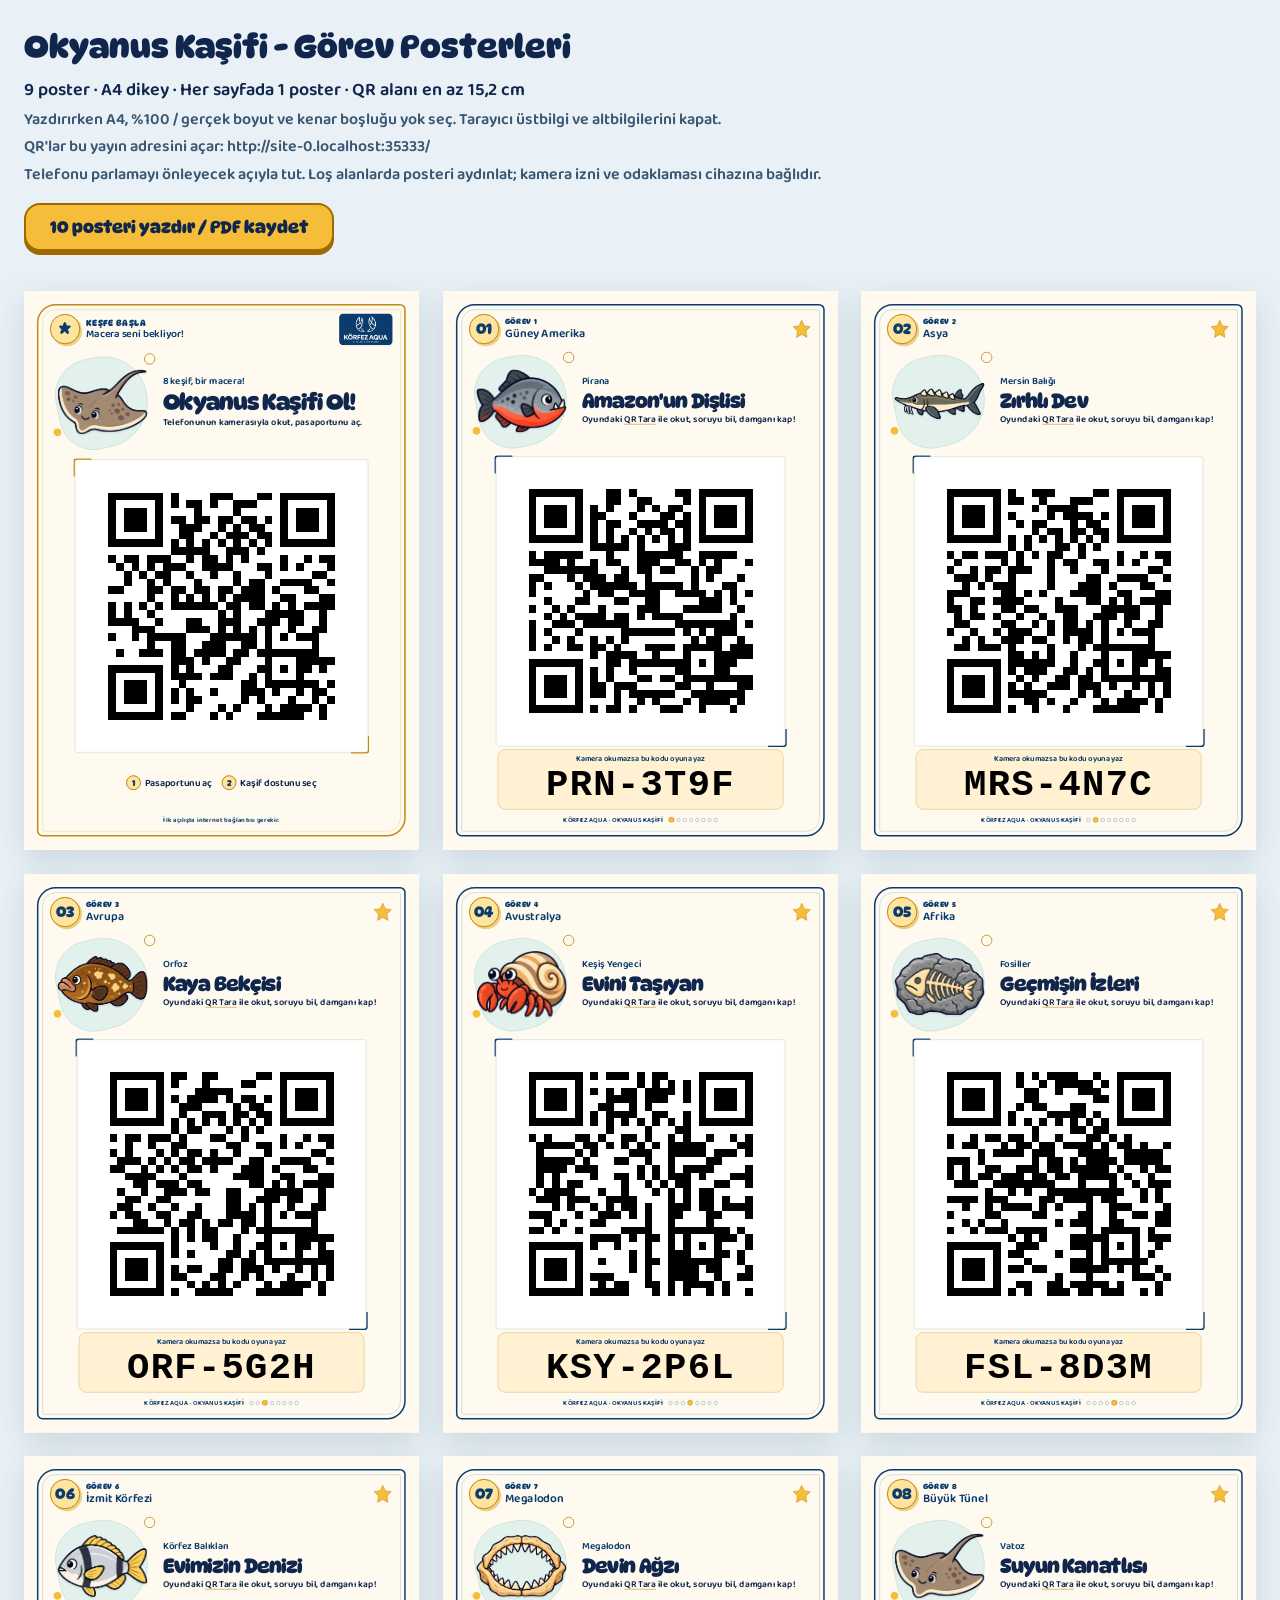
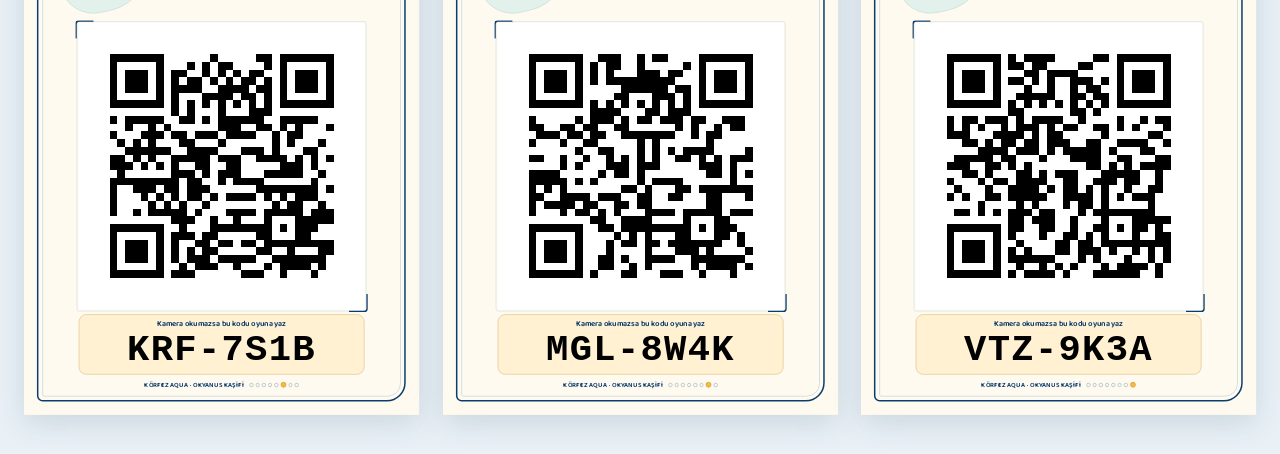
<file: qr-kodlari.html>
<!doctype html>
<html lang="tr">
<head>
<meta charset="utf-8">
<meta name="viewport" content="width=device-width, initial-scale=1">
<meta name="color-scheme" content="only light">
<title>Okyanus Kaşifi - Yazdırılabilir Görev Posterleri</title>
<style>
@media (prefers-color-scheme:dark){:root{color-scheme:only light}}
:root{color-scheme:only light}
@font-face{font-family:DynaPuff;src:url('fonts/dynapuff-variable.woff2') format('woff2');font-weight:400 700;font-display:swap}
@font-face{font-family:'Baloo 2';src:url('fonts/baloo-2-latin-ext-600-normal.woff2') format('woff2');font-weight:600;font-display:swap;unicode-range:U+0100-02BA,U+02BD-02C5,U+02C7-02CC,U+02CE-02D7,U+02DD-02FF,U+0304,U+0308,U+0329,U+1D00-1DBF,U+1E00-1E9F,U+20A0-20AB,U+20AD-20C0,U+2113,U+2C60-2C7F,U+A720-A7FF}
@font-face{font-family:'Baloo 2';src:url('fonts/baloo-2-latin-600-normal.woff2') format('woff2');font-weight:600;font-display:swap;unicode-range:U+0000-00FF,U+0131,U+0152-0153,U+02BB-02BC,U+02C6,U+02DA,U+02DC,U+0304,U+0308,U+0329,U+2000-206F,U+20AC,U+2122,U+2191,U+2193,U+2212,U+2215,U+FEFF,U+FFFD}
:root{--ocean:#0b3c6e;--ink:#10264d;--gold:#f5bd3a;--paper:#fffaf0}
*{box-sizing:border-box}
body{margin:0;background:#e9f1f6;color:var(--ink);font:600 18px/1.35 'Baloo 2',sans-serif}
.bar{max-width:1480px;margin:0 auto;padding:28px 24px 8px}
.bar h1{font:700 clamp(22px,4vw,32px)/1.2 DynaPuff,sans-serif;margin:0 0 12px}
.bar p{margin:6px 0}.bar .details{font-size:16px;color:#385772}
#origin{overflow-wrap:anywhere}
.print-button{display:inline-flex;align-items:center;justify-content:center;min-height:48px;margin:12px 0;padding:12px 24px;border:2px solid #a16a00;border-radius:16px;background:var(--gold);color:var(--ink);font:700 17px DynaPuff,sans-serif;cursor:pointer;box-shadow:0 4px 0 #a16a00}
.print-button:focus-visible{outline:3px solid var(--ocean);outline-offset:4px}
.warn{display:none;padding:12px 16px;border:2px solid #b87300;border-radius:12px;background:#fff2ce}
.warn.visible{display:block}
.grid{max-width:1480px;margin:0 auto;padding:20px 24px 40px;display:grid;grid-template-columns:repeat(auto-fit,minmax(min(100%,390px),1fr));gap:24px;align-items:start}
.sheet{position:relative;width:100%;aspect-ratio:210/297;box-shadow:0 9px 28px #17345225;background:white}
.poster{position:absolute;top:0;left:0;width:210mm;height:297mm;padding:7mm;color:var(--ink);background:var(--paper);transform:scale(var(--preview-scale,1));transform-origin:top left}
.poster-frame{height:100%;border:1mm solid var(--ocean);border-radius:10mm 3mm 10mm 3mm;padding:5mm 6mm;display:flex;flex-direction:column;justify-content:space-between;gap:2mm;position:relative}
.poster-frame:before{content:"";position:absolute;inset:2mm;border:.3mm solid #aac5d0;border-radius:7mm 1mm 7mm 1mm;pointer-events:none}
.entry .poster-frame{border-color:#c18a14}.entry .poster-frame:before{border-color:#edcf86}
.topline{height:15mm;flex:none;display:flex;align-items:center;justify-content:space-between;gap:3mm;position:relative;z-index:1}
.tag{margin:0;display:flex;align-items:center;gap:3mm;color:var(--ocean);font-size:15pt;line-height:1.05}
.task-number{display:grid;place-items:center;width:16mm;height:16mm;flex:none;border:.65mm solid #bc8309;border-radius:50%;background:#ffe4a0;font:700 23pt/1 DynaPuff,sans-serif;color:var(--ocean);box-shadow:1mm 1mm 0 #edcf86}
.tag-copy{display:flex;flex-direction:column;gap:1mm}.tag strong{font:700 11pt/1 DynaPuff,sans-serif;letter-spacing:.08em}.tag .region{font-size:18pt;line-height:1;font-weight:600}
.entry .tag{max-width:110mm}.entry .tag strong{font-size:13pt}.entry .tag .region{font-size:16pt}
.corner-star{width:11mm;height:11mm;flex:none;fill:var(--gold);stroke:#b87900;stroke-width:1}
.brand-logo{width:29mm;height:17mm;display:block;flex:none}
.hero{height:56mm;flex:none;display:grid;grid-template-columns:56mm minmax(0,1fr);align-items:center;gap:4mm;text-align:left;position:relative;z-index:1}
.em{width:56mm;height:54mm;display:grid;place-items:center;position:relative}
.em:before{content:"";position:absolute;width:48mm;height:48mm;border-radius:45% 55% 58% 42%;background:#e3f1ec;border:.5mm solid #b6d7d0;transform:rotate(-12deg)}
.em:after{content:"";position:absolute;width:5mm;height:5mm;right:0;top:1mm;border:.6mm solid #c99a32;border-radius:50%;box-shadow:-49mm 39mm 0 -1mm #f5bd3a}
.em svg{display:block;width:100%;height:100%;position:relative;z-index:1;filter:drop-shadow(0 1mm 0 #0b3c6e18)}
.creature-name{font-size:15pt;line-height:1.05;margin:0 0 2mm;color:var(--ocean)}
.poster h2{font:700 30pt/1.07 DynaPuff,sans-serif;letter-spacing:-.035em;margin:0 0 2mm;text-wrap:balance}
.entry h2{font-size:34pt}
.instruction{font-size:14pt;line-height:1.15;margin:0;color:var(--ink)}
.instruction strong{font-weight:600;text-decoration:underline;text-decoration-color:#b87900;text-underline-offset:.7mm}
.qr{width:152mm;height:152mm;flex:none;align-self:center;background:#fff;isolation:isolate;position:relative;outline:.45mm solid #c5d8df;outline-offset:1mm;border-radius:.2mm}
.qr:before,.qr:after{content:"";position:absolute;width:9mm;height:9mm;pointer-events:none;border-color:var(--ocean);border-style:solid}
.qr:before{left:-1.7mm;top:-1.7mm;border-width:1mm 0 0 1mm;border-radius:2mm 0 0 0}
.qr:after{right:-1.7mm;bottom:-1.7mm;border-width:0 1mm 1mm 0;border-radius:0 0 2mm 0}
.entry .qr:before,.entry .qr:after{border-color:#c18a14}
.qr svg{width:100%;height:100%;display:block;background:#fff}
.entry .qr{width:154mm;height:154mm}
.manual{height:27mm;flex:none;text-align:center;display:flex;flex-direction:column;justify-content:center;align-items:center;gap:1mm;position:relative;z-index:1}
.manual-note{font-size:12pt;line-height:1.1;margin:0;color:var(--ocean)}
.mission .manual{width:152mm;height:32mm;padding:1mm;align-self:center;border:.4mm solid #d6b36a;border-radius:4mm;background:#fff1d1}
.code{display:block;font:700 56pt/1.05 'Courier New',ui-monospace,monospace;letter-spacing:.035em;color:#000;white-space:nowrap;margin:0;font-variant-ligatures:none}
.entry-steps{display:flex;justify-content:center;align-items:center;gap:5mm;flex-wrap:wrap;margin:0;font-size:15pt;line-height:1.2}
.entry-steps span{white-space:nowrap}.entry-steps b{display:inline-grid;place-items:center;width:8mm;height:8mm;border:.65mm solid #bc8309;background:#ffe4a0;border-radius:50%;font:700 13pt DynaPuff,sans-serif;color:var(--ocean);margin-right:2mm}
.footer{height:6mm;flex:none;text-align:center;font-size:10pt;line-height:1.2;letter-spacing:.03em;color:var(--ocean);margin:0;display:flex;justify-content:center;align-items:center;gap:3mm;position:relative;z-index:1}
.trail{display:flex;gap:1.3mm;align-items:center}.trail i{width:2mm;height:2mm;border:.3mm solid #819ead;border-radius:50%;display:block}.trail i.current{width:3mm;height:3mm;background:var(--gold);border-color:#bc8309}
@page{size:A4 portrait;margin:0}
@media print{
 html,body{margin:0;padding:0;background:#fff;width:210mm}
 .bar{display:none!important}
 .grid{display:block;margin:0;padding:0;width:210mm;max-width:none}
 .sheet{width:210mm;height:297mm;aspect-ratio:auto;margin:0;padding:0;box-shadow:none;break-inside:avoid;break-after:page;page-break-after:always}
 .sheet:last-child{break-after:auto;page-break-after:auto}
 .poster{position:relative;transform:none!important;overflow:visible}
 .qr,.qr svg{background:#fff!important;color:#000!important}
 .code{color:#000!important}
}
@media(max-width:500px){.bar{padding:20px 14px 0}.grid{padding:16px 14px 28px;gap:20px}.bar .details{font-size:14px}}
</style>
</head>
<body>
<header class="bar">
 <h1>Okyanus Kaşifi - Görev Posterleri</h1>
 <p><b id="poster-count">10 poster</b> · A4 dikey · Her sayfada 1 poster · QR alanı en az 15,2 cm</p>
 <p class="details">Yazdırırken <b>A4</b>, <b>%100 / gerçek boyut</b> ve <b>kenar boşluğu yok</b> seç. Tarayıcı üstbilgi ve altbilgilerini kapat.</p>
 <p class="details">QR'lar bu yayın adresini açar: <b id="origin"></b></p>
 <p class="details">Telefonu parlamayı önleyecek açıyla tut. Loş alanlarda posteri aydınlat; kamera izni ve odaklaması cihazına bağlıdır.</p>
 <div class="warn" id="warn" role="alert">Bu sayfa dosya olarak açılmış. Doğru QR'lar için oyunun yayın adresindeki <b>qr-kodlari.html</b> sayfasından yazdır.</div>
 <button class="print-button" id="print-button" type="button">10 posteri yazdır / PDF kaydet</button>
</header>
<main class="grid" id="grid" aria-label="Yazdırılabilir posterler"></main>
<script src="data.js"></script>
<script src="art-assets.js"></script>
<script src="art.js"></script>
<script src="vendor/qrcode.js"></script>
<script>
"use strict";
const base=location.href.replace(/qr-kodlari\.html.*$/,"" );
document.getElementById("origin").textContent=base;
document.getElementById("warn").classList.toggle("visible",location.protocol==="file:");
document.getElementById("poster-count").textContent=(KASIF.stations.length+1)+" poster";
const esc=value=>String(value).replace(/[&<>"']/g,c=>({"&":"&amp;","<":"&lt;",">":"&gt;",'"':"&quot;","'":"&#39;"}[c]));
function qrSVG(url){
 const q=qrcode(0,"M");q.addData(url);q.make();
 const modules=q.getModuleCount(),quiet=4,size=modules+quiet*2;
 let path="";
 for(let row=0;row<modules;row++)for(let col=0;col<modules;col++)if(q.isDark(row,col))path+=`M${col+quiet},${row+quiet}h1v1h-1z`;
 return `<svg xmlns="http://www.w3.org/2000/svg" viewBox="0 0 ${size} ${size}" data-modules="${modules}" data-quiet="${quiet}" data-error-correction="M" shape-rendering="crispEdges" role="img" aria-label="Okutulacak QR kodu"><rect x="0" y="0" width="${size}" height="${size}" fill="#ffffff"/><path d="${path}" fill="#000000"/></svg>`;
}
const star='<svg class="corner-star" viewBox="0 0 48 48" aria-hidden="true"><path d="m24 3 6 13 14 2-10 10 2 15-12-7-12 7 2-15L4 18l14-2Z"/></svg>';
const logo='<svg class="brand-logo" viewBox="0 0 100 60" role="img" aria-label="Körfez Aqua"><rect width="100" height="60" rx="8" fill="#0b3c6e"/><svg x="8" y="4" width="84" height="52" viewBox="637 332 646 399"><image href="logo2.png" width="1920" height="1080"/></svg></svg>';
function card(st,index){
 const entry=!st,url=entry?base:base+"#s="+st.code;
 const tag=entry?'<span class="task-number">★</span><span class="tag-copy"><strong>KEŞFE BAŞLA</strong><span class="region">Macera seni bekliyor!</span></span>':`<span class="task-number">${String(index+1).padStart(2,'0')}</span><span class="tag-copy"><strong>GÖREV ${index+1}</strong><span class="region">${esc(KASIF.regions[st.region].label)}</span></span>`;
 const title=entry?"Okyanus Kaşifi Ol!":st.title;
 const name=entry?KASIF.stations.length+" keşif, bir macera!":st.name;
 const instruction=entry?'Telefonunun kamerasıyla okut, pasaportunu aç.':'Oyundaki <strong>QR Tara</strong> ile okut, soruyu bil, damganı kap!';
 const manual=entry?'<div class="entry-steps"><span><b>1</b>Pasaportunu aç</span><span><b>2</b>Kaşif dostunu seç</span></div>':`<p class="manual-note">Kamera okumazsa bu kodu oyuna yaz</p><p class="code">${esc(st.code)}</p>`;
 const trail=entry?'':`<span class="trail" aria-hidden="true">${KASIF.stations.map((_,i)=>`<i class="${i===index?'current':''}"></i>`).join('')}</span>`;
 const sheet=document.createElement("section");sheet.className="sheet";
 sheet.innerHTML=`<article class="poster ${entry?'entry':'mission'}" data-station="${entry?'entry':esc(st.id)}" aria-label="${esc(title)} posteri"><div class="poster-frame"><div class="topline"><p class="tag">${tag}</p>${entry?logo:star}</div><div class="hero"><div class="em">${artSVG(entry?'vatoz':st.art)}</div><div><p class="creature-name">${esc(name)}</p><h2>${esc(title)}</h2><p class="instruction">${instruction}</p></div></div><div class="qr" data-url="${esc(url)}">${qrSVG(url)}</div><div class="manual">${manual}</div><p class="footer">${entry?'İlk açılışta internet bağlantısı gerekir.':'KÖRFEZ AQUA · OKYANUS KAŞİFİ'}${trail}</p></div></article>`;
 document.getElementById("grid").appendChild(sheet);
}
card(null,-1);KASIF.stations.forEach(card);
const sheets=[...document.querySelectorAll('.sheet')];
function sizePreview(){for(const sheet of sheets)sheet.style.setProperty('--preview-scale',sheet.clientWidth/(210*96/25.4));}
if('ResizeObserver' in window){const observer=new ResizeObserver(sizePreview);sheets.forEach(sheet=>observer.observe(sheet));}
else window.addEventListener('resize',sizePreview);
sizePreview();
document.getElementById('print-button').addEventListener('click',()=>window.print());
</script>
</body>
</html>
</file>
<file: styles.css>
@font-face{font-family:"Baloo 2";font-style:normal;font-weight:600;font-display:swap;src:url(fonts/baloo-2-latin-ext-600-normal.woff2) format("woff2");unicode-range:U+0100-02BA,U+02BD-02C5,U+02C7-02CC,U+02CE-02D7,U+02DD-02FF,U+0304,U+0308,U+0329,U+1D00-1DBF,U+1E00-1E9F,U+1EF2-1EFF,U+2020,U+20A0-20AB,U+20AD-20C0,U+2113,U+2C60-2C7F,U+A720-A7FF}
@font-face{font-family:"Baloo 2";font-style:normal;font-weight:600;font-display:swap;src:url(fonts/baloo-2-latin-600-normal.woff2) format("woff2");unicode-range:U+0000-00FF,U+0131,U+0152-0153,U+02BB-02BC,U+02C6,U+02DA,U+02DC,U+0304,U+0308,U+0329,U+2000-206F,U+20AC,U+2122,U+2191,U+2193,U+2212,U+2215,U+FEFF,U+FFFD}
@font-face{font-family:"Baloo 2";font-style:normal;font-weight:800;font-display:swap;src:url(fonts/baloo-2-latin-ext-800-normal.woff2) format("woff2");unicode-range:U+0100-02BA,U+02BD-02C5,U+02C7-02CC,U+02CE-02D7,U+02DD-02FF,U+0304,U+0308,U+0329,U+1D00-1DBF,U+1E00-1E9F,U+1EF2-1EFF,U+2020,U+20A0-20AB,U+20AD-20C0,U+2113,U+2C60-2C7F,U+A720-A7FF}
@font-face{font-family:"Baloo 2";font-style:normal;font-weight:800;font-display:swap;src:url(fonts/baloo-2-latin-800-normal.woff2) format("woff2");unicode-range:U+0000-00FF,U+0131,U+0152-0153,U+02BB-02BC,U+02C6,U+02DA,U+02DC,U+0304,U+0308,U+0329,U+2000-206F,U+20AC,U+2122,U+2191,U+2193,U+2212,U+2215,U+FEFF,U+FFFD}

:root{
  --deep:#061f40; --sea:#0b3c6e; --sea2:#0f5a96; --navy:#10264d; --ink:#1b2a44; --muted:#6a7891;
  --gold:#f5bd3a; --gold2:#e39a12; --paper:#fff8ec; --paper2:#f6ead2; --ok:#2f9e5b; --bad:#d64545;
  --safe-b:env(safe-area-inset-bottom,0px); --safe-t:env(safe-area-inset-top,0px);
  --font:"Baloo 2",ui-rounded,system-ui,-apple-system,"Segoe UI",Roboto,sans-serif;
}
*{box-sizing:border-box;-webkit-tap-highlight-color:transparent}
html,body{margin:0;min-height:100%}
body{font-family:var(--font);font-weight:600;color:#fff;background:var(--deep);-webkit-font-smoothing:antialiased;overscroll-behavior:none;line-height:1.35}
.hidden{display:none!important}
h1,h2,h3{margin:0;line-height:1.1;font-weight:800}
.center{text-align:center}
.mono{font-family:ui-monospace,Menlo,monospace;letter-spacing:.04em;font-size:13px;color:var(--muted)}
.eyebrow{margin:0;text-transform:uppercase;letter-spacing:.14em;font-size:12px;font-weight:800;color:var(--sea2)}
.note{color:#b9cde6;text-align:center;font-size:13px;margin:6px 0}

/* ---------- Okyanus arka planı ---------- */
.ocean{position:fixed;inset:0;z-index:0;overflow:hidden;pointer-events:none;
  background:linear-gradient(180deg,#1677b8 0%,#0d4f8a 28%,#0a3566 60%,#061f40 100%)}
.rays i{position:absolute;top:-20%;width:26%;height:120%;background:linear-gradient(180deg,rgba(255,255,255,.18),rgba(255,255,255,0) 70%);
  transform-origin:top center;filter:blur(6px);animation:sway 9s ease-in-out infinite alternate}
.rays i:nth-child(1){left:6%;transform:rotate(14deg)}
.rays i:nth-child(2){left:38%;width:18%;transform:rotate(6deg);animation-duration:11s;opacity:.8}
.rays i:nth-child(3){left:66%;width:22%;transform:rotate(-8deg);animation-duration:13s;opacity:.7}
@keyframes sway{to{transform:rotate(-4deg) translateX(12px)}}
.bubbles i{position:absolute;bottom:-30px;width:12px;height:12px;border-radius:50%;
  background:radial-gradient(circle at 30% 30%,rgba(255,255,255,.9),rgba(255,255,255,.15) 45%,rgba(255,255,255,.05));
  border:1px solid rgba(255,255,255,.35);animation:rise 12s linear infinite}
.bubbles i:nth-child(1){left:6%;animation-delay:0s}.bubbles i:nth-child(2){left:18%;width:7px;height:7px;animation-delay:4s;animation-duration:9s}
.bubbles i:nth-child(3){left:33%;width:16px;height:16px;animation-delay:7s}.bubbles i:nth-child(4){left:52%;width:9px;height:9px;animation-delay:2s;animation-duration:10s}
.bubbles i:nth-child(5){left:68%;animation-delay:9s}.bubbles i:nth-child(6){left:80%;width:18px;height:18px;animation-delay:5s;animation-duration:15s}
.bubbles i:nth-child(7){left:90%;width:8px;height:8px;animation-delay:1s}.bubbles i:nth-child(8){left:44%;width:6px;height:6px;animation-delay:11s;animation-duration:8s}
@keyframes rise{0%{transform:translate(0,0)}50%{transform:translate(8px,-55vh)}100%{transform:translate(-6px,-110vh)}}
.swimmer{position:absolute;width:44px;fill:rgba(3,22,48,.45);animation:swim 34s linear infinite}
.swimmer.s1{top:22%;animation-delay:-4s}
.swimmer.s2{top:48%;width:30px;animation-duration:26s;animation-delay:-16s}
.swimmer.s3{top:66%;width:60px;animation-duration:44s;animation-delay:-30s;fill:rgba(3,22,48,.35)}
@keyframes swim{from{transform:translateX(-80px)}to{transform:translateX(calc(100vw + 80px))}}
.seabed{position:absolute;left:0;right:0;bottom:0;width:100%;height:110px}

/* ---------- Görünümler ---------- */
.view{display:none;position:relative;z-index:1;min-height:100vh;max-width:520px;margin:0 auto;
  padding:calc(var(--safe-t) + 10px) 16px calc(var(--safe-b) + 120px)}
.view.active{display:block;animation:in .3s ease}
@keyframes in{from{opacity:0;transform:translateY(10px)}to{opacity:1;transform:none}}

/* ---------- Butonlar ---------- */
.btn{appearance:none;border:0;border-radius:18px;padding:15px 22px;font:inherit;font-weight:800;font-size:19px;cursor:pointer;width:100%;
  display:flex;align-items:center;justify-content:center;gap:8px;transition:transform .08s}
.btn:active{transform:translateY(3px)}
.btn.sm{width:auto;padding:9px 16px;font-size:16px;border-radius:14px}
.btn-gold{background:linear-gradient(180deg,#ffd35a,var(--gold) 45%,var(--gold2));color:#4a2d00;box-shadow:0 5px 0 #b06f00,0 10px 22px rgba(0,0,0,.25)}
.btn-gold:active{box-shadow:0 2px 0 #b06f00}
.btn-ghost{background:#e5f0fb;color:var(--sea);box-shadow:0 4px 0 #c3d6ec}
.btn-danger{background:#fde8e8;color:var(--bad);box-shadow:0 4px 0 #f1c4c4}
.btn svg{width:24px;height:24px;fill:none;stroke:currentColor;stroke-width:2.4;stroke-linecap:round;stroke-linejoin:round}
.link{display:block;background:none;border:0;color:var(--sea2);font:inherit;text-decoration:underline;margin:14px auto 0;cursor:pointer}
.icon-btn{background:rgba(255,255,255,.14);border:1px solid rgba(255,255,255,.2);width:44px;height:44px;border-radius:14px;display:grid;place-items:center;cursor:pointer;backdrop-filter:blur(6px);-webkit-backdrop-filter:blur(6px)}
.icon-btn svg{width:22px;height:22px;fill:none;stroke:#fff;stroke-width:2.6;stroke-linecap:round;stroke-linejoin:round}

/* ---------- Karşılama / pasaport kapağı ---------- */
.idpage{position:absolute;inset:0;border-radius:6px 18px 18px 6px;background-color:var(--paper);background-image:url("data:image/svg+xml,%3Csvg xmlns='http://www.w3.org/2000/svg' width='90' height='90'%3E%3Cg fill='none' stroke='%2338b6d8' stroke-opacity='.18' stroke-width='1.4'%3E%3Ccircle cx='14' cy='18' r='6'/%3E%3Ccircle cx='62' cy='12' r='3.5'/%3E%3Ccircle cx='48' cy='54' r='9'/%3E%3Ccircle cx='80' cy='70' r='4'/%3E%3Ccircle cx='18' cy='76' r='3'/%3E%3C/g%3E%3C/svg%3E");padding:12px 10px 10px 14px;color:var(--ink);opacity:0;transition:opacity .3s .2s;overflow:hidden;box-shadow:inset 10px 0 12px -8px rgba(0,0,0,.25),0 18px 34px rgba(0,0,0,.4)}
.idpage{display:flex;flex-direction:column;justify-content:center}
.idpage .hello{font-size:clamp(9px,3vw,11.5px)}

.pp-back{position:absolute;inset:0;border-radius:inherit;transform:rotateY(180deg);backface-visibility:hidden;-webkit-backface-visibility:hidden;background:radial-gradient(120% 80% at 70% 20%,#1d4a8a,#0b2148);box-shadow:inset 0 0 0 10px #0b2148,inset 0 0 0 12px rgba(245,189,58,.45)}
.ready-msg{margin:6px 0 0;text-align:center;font-size:22px;font-weight:800;opacity:0;transform:translateY(8px);transition:opacity .4s .9s,transform .9s cubic-bezier(.5,0,.2,1);min-height:0;height:0}
.opening .ready-msg{opacity:1;height:auto}
.opening .book-open{transform:translateX(18%)}
.opening .idpage{opacity:1}
.opening .passport{animation:openbook 1.1s .15s cubic-bezier(.6,0,.3,1) forwards}
.opening .sheet{opacity:0;transform:translateY(40px);pointer-events:none}
.passport{position:absolute;inset:0;transform-style:preserve-3d;border-radius:8px 18px 18px 8px;
  background:radial-gradient(120% 80% at 70% 20%,#1d4a8a 0%,#123266 45%,#0b2148 100%);
  box-shadow:inset 10px 0 12px -6px rgba(0,0,0,.55),inset -2px 0 0 rgba(255,255,255,.08),0 22px 40px rgba(0,0,0,.45);
  transform-origin:left center;animation:bob 4s ease-in-out infinite;color:var(--gold)}
.passport::before{content:"";position:absolute;inset:0;border-radius:inherit;opacity:.25;
  background:repeating-radial-gradient(circle at 30% 40%,rgba(255,255,255,.06) 0 1px,transparent 1px 3px)}
@keyframes bob{50%{transform:translateY(-6px) rotate(-1deg)}}
@keyframes openbook{from{transform:none}to{transform:rotateY(-168deg)}}
.passport-inner{backface-visibility:hidden;-webkit-backface-visibility:hidden;position:absolute;inset:12px 12px 12px 18px;border:2px solid rgba(245,189,58,.7);border-radius:6px 12px 12px 6px;
  display:flex;flex-direction:column;align-items:center;justify-content:space-between;padding:16px 8px;text-align:center}
.pp-brand{margin:0;font-weight:800;letter-spacing:.2em;font-size:13px;text-transform:uppercase}
.pp-emblem{width:62%;color:var(--gold);filter:drop-shadow(0 1px 0 rgba(0,0,0,.4))}
.pp-title{font-size:20px;letter-spacing:.06em;line-height:1.05;text-shadow:0 1px 0 rgba(0,0,0,.4)}
.pp-title span{font-size:15px;letter-spacing:.3em}
input{width:100%;font:inherit;font-size:19px;padding:12px 16px;border-radius:16px;border:2px solid #e4d6b8;background:#fff;color:var(--ink);outline:none}
input:focus{border-color:var(--sea2)}

/* ---------- Üst bar ---------- */
.topbar{display:flex;align-items:center;justify-content:space-between;gap:10px;margin-bottom:14px;min-height:46px}
.tb-title{font-size:18px}
.tb-sp{width:44px}
.me{display:flex;align-items:center;gap:10px}
.me-av{width:50px;height:50px;border-radius:50%;background:#e3f0fb;border:3px solid var(--gold);display:grid;place-items:center;padding:3px;box-shadow:0 4px 12px rgba(0,0,0,.3)}
.me-av svg{width:100%;height:100%}

/* ---------- Damga sayfası ---------- */
.page{position:relative;background:var(--paper);color:var(--ink);border-radius:26px;padding:16px 14px 14px;
  box-shadow:0 18px 40px rgba(0,0,0,.35);
  background-image:linear-gradient(90deg,rgba(0,0,0,.04) 0,transparent 14px),repeating-linear-gradient(0deg,transparent 0 27px,rgba(15,90,150,.05) 27px 28px)}
.page::after{content:"";position:absolute;inset:8px;border:1.5px dashed rgba(180,150,100,.35);border-radius:20px;pointer-events:none}
@keyframes wiggle{50%{transform:translate(-50%,-70%) rotate(-6deg)}}
.done-banner{display:flex;align-items:center;gap:12px;background:linear-gradient(135deg,#fff3c4,#ffe08a);color:#4a2d00;border-radius:20px;padding:12px 14px;margin-top:14px;box-shadow:0 10px 24px rgba(0,0,0,.25)}
.done-banner .trophy{font-size:34px}
.done-banner b{display:block;font-size:17px}.done-banner small{font-size:13px}
.done-banner .btn{margin-left:auto}
.install{margin-top:14px;background:rgba(255,255,255,.12);border:1.5px dashed rgba(255,255,255,.4);border-radius:18px;padding:12px 14px;font-size:15px;backdrop-filter:blur(4px)}
.install .btn{margin-top:8px}
.offline-ok{text-align:center;color:#9df0b8;font-size:14px;margin-top:12px}
.fab-wrap{position:fixed;left:0;right:0;bottom:0;z-index:5;padding:14px 16px calc(var(--safe-b) + 16px);display:flex;justify-content:center;
  background:linear-gradient(0deg,rgba(6,31,64,.95) 40%,rgba(6,31,64,0))}
.fab{max-width:488px;font-size:21px;padding:17px}

/* ---------- Pasaport defteri ---------- */
  background-color:var(--paper);background-image:url("data:image/svg+xml,%3Csvg xmlns='http://www.w3.org/2000/svg' width='90' height='90'%3E%3Cg fill='none' stroke='%2338b6d8' stroke-opacity='.18' stroke-width='1.4'%3E%3Ccircle cx='14' cy='18' r='6'/%3E%3Ccircle cx='62' cy='12' r='3.5'/%3E%3Ccircle cx='48' cy='54' r='9'/%3E%3Ccircle cx='80' cy='70' r='4'/%3E%3Ccircle cx='18' cy='76' r='3'/%3E%3C/g%3E%3C/svg%3E");
  box-shadow:0 16px 34px rgba(0,0,0,.35)}

/* ---------- Tarayıcı ---------- */
body.scan-mode .ocean{filter:brightness(.4)}
.cam{position:relative;border-radius:26px;overflow:hidden;aspect-ratio:3/4;background:#000;box-shadow:0 14px 34px rgba(0,0,0,.5);border:3px solid rgba(255,255,255,.15)}
.cam video{width:100%;height:100%;object-fit:cover;display:block}
.frame{position:absolute;inset:18%}
.frame i{position:absolute;width:38px;height:38px;border:6px solid var(--gold)}
.frame i:nth-child(1){top:0;left:0;border-right:0;border-bottom:0;border-radius:14px 0 0 0}
.frame i:nth-child(2){top:0;right:0;border-left:0;border-bottom:0;border-radius:0 14px 0 0}
.frame i:nth-child(3){bottom:0;left:0;border-right:0;border-top:0;border-radius:0 0 0 14px}
.frame i:nth-child(4){bottom:0;right:0;border-left:0;border-top:0;border-radius:0 0 14px 0}
.frame::after{content:"";position:absolute;left:6%;right:6%;height:3px;top:10%;background:#7fe3ff;box-shadow:0 0 14px #7fe3ff;animation:scan 1.8s ease-in-out infinite alternate}
@keyframes scan{to{top:88%}}
.cam-msg{position:absolute;inset:auto 12px 12px;background:rgba(0,0,0,.7);padding:12px;border-radius:14px;text-align:center;font-size:15px}
.manual{margin-top:16px;color:#cfe0f7;font-size:15px}
.manual p{margin:0 0 8px}
.row{display:flex;gap:8px}
.row input{text-transform:uppercase;font-size:17px;padding:11px 14px;border-color:transparent}

/* ---------- Soru ---------- */
.quiz{padding-top:4px}
.quiz-art{width:150px;height:150px;margin:0 auto -34px;position:relative;z-index:2;animation:bob 3s ease-in-out infinite}
.quiz-art svg{width:100%;height:100%;filter:drop-shadow(0 10px 14px rgba(0,0,0,.35))}
.paper{background:var(--paper);color:var(--ink);border-radius:26px;padding:22px 16px 16px;box-shadow:0 18px 40px rgba(0,0,0,.3)}
.quiz .paper{padding-top:44px}
.quiz h2{font-size:24px;margin:6px 0 16px;color:var(--navy)}
.options{display:grid;gap:10px}
.opt{display:flex;align-items:center;gap:12px;background:#fff;border:2.5px solid #e6d7b6;border-radius:18px;padding:12px 14px;font:inherit;font-size:18px;font-weight:800;color:var(--ink);cursor:pointer;text-align:left;box-shadow:0 4px 0 #e6d7b6}
.opt:active{transform:translateY(2px);box-shadow:0 2px 0 #e6d7b6}
.opt .l{flex:none;width:34px;height:34px;border-radius:50%;background:var(--sea);color:#fff;display:grid;place-items:center;font-size:17px}
.opt.wrong{border-color:#d9cdb4;background:#f3eee4;color:#9a8f7c;box-shadow:0 4px 0 #e6dccb;animation:shake .35s}
.opt.wrong .l{background:#b9ad98}
.opt.right{border-color:var(--ok);background:#e9f8ef;color:var(--ok);box-shadow:0 4px 0 #b8e5c8}
.opt.right .l{background:var(--ok)}
.opt:disabled{cursor:default}
@keyframes shake{25%{transform:translateX(-6px)}75%{transform:translateX(6px)}}
.quiz-msg{min-height:26px;font-weight:800;margin:14px 0 0;text-align:center;font-size:17px;line-height:1.3}

/* ---------- Damga anı ---------- */
.reward-view{max-width:none}
.reward-view.active{position:fixed;inset:0;z-index:10;overflow:auto;background:radial-gradient(circle at 50% 32%,rgba(22,119,184,.95),rgba(6,31,64,.98) 70%)}
.reward{position:relative;text-align:center;max-width:420px;margin:0 auto;padding:calc(var(--safe-t) + 26px) 18px calc(var(--safe-b) + 24px)}
.kicker{display:inline-block;margin:0 0 6px;padding:4px 14px;border-radius:99px;background:var(--gold);color:#4a2d00;font-weight:800;letter-spacing:.12em;text-transform:uppercase;font-size:14px;animation:pop .5s .5s both}
.rw-page{position:relative;margin:6px auto 10px;max-width:330px;height:262px;border-radius:24px;padding:12px 14px 0;background-color:var(--paper);background-image:url("data:image/svg+xml,%3Csvg xmlns='http://www.w3.org/2000/svg' width='90' height='90'%3E%3Cg fill='none' stroke='%2338b6d8' stroke-opacity='.18' stroke-width='1.4'%3E%3Ccircle cx='14' cy='18' r='6'/%3E%3Ccircle cx='62' cy='12' r='3.5'/%3E%3Ccircle cx='48' cy='54' r='9'/%3E%3Ccircle cx='80' cy='70' r='4'/%3E%3Ccircle cx='18' cy='76' r='3'/%3E%3C/g%3E%3C/svg%3E");box-shadow:0 16px 34px rgba(0,0,0,.4);text-align:left}
.stamp-stage{position:relative;width:184px;height:184px;margin:18px auto 0}
.rw-tool{position:absolute;left:50%;top:40px;width:120px;margin-left:-60px;opacity:0;animation:press 1.15s cubic-bezier(.4,0,.3,1) both;pointer-events:none}
@keyframes press{0%{transform:translateY(-150px) rotate(-10deg);opacity:0}22%{opacity:1}42%{transform:translateY(34px) rotate(-4deg);opacity:1}52%{transform:translateY(24px) rotate(-4deg)}78%{transform:translateY(-70px) rotate(6deg);opacity:1}100%{transform:translateY(-170px) rotate(10deg);opacity:0}}
.big-stamp{position:absolute;inset:0;animation:stampin .3s .48s cubic-bezier(.3,1.5,.6,1) both}
.big-stamp svg{width:100%;height:100%;filter:drop-shadow(0 4px 6px rgba(0,0,0,.2))}
@keyframes stampin{0%{transform:scale(1.25) rotate(-6deg);opacity:0}100%{transform:scale(1) rotate(0);opacity:1}}
.ink-ring{position:absolute;inset:-10px;border-radius:50%;border:6px solid rgba(245,189,58,.9);opacity:0;animation:ring .7s .5s ease-out both}
@keyframes ring{0%{transform:scale(.7);opacity:1}100%{transform:scale(1.5);opacity:0}}
@keyframes pop{0%{transform:scale(0)}70%{transform:scale(1.15)}100%{transform:scale(1)}}
.reward-view.shake .reward{animation:thud .3s .5s}
@keyframes thud{30%{transform:translate(0,6px)}60%{transform:translate(0,-2px)}}
.rw-name{margin:4px 0 0;color:#bfe0ff;font-weight:800;letter-spacing:.12em;text-transform:uppercase;font-size:14px}
.reward h2{font-size:30px;margin:2px 0 12px}
.fact-card{background:var(--paper);color:var(--ink);border-radius:20px;padding:14px 16px;text-align:center;box-shadow:0 12px 30px rgba(0,0,0,.3);animation:in .4s .7s both}
.fact-card b{display:block;text-align:center;color:var(--sea2);font-size:14px;text-transform:uppercase;letter-spacing:.1em}
.fact-card p{margin:4px 0 0;font-size:17px}
.fact-card.eco{background:#e8f7ee;border-left:6px solid var(--ok)}
.fact-card.eco b{color:var(--ok)}
.fact-card.eco b::before{content:"🌊 "}
.rw-count{margin:14px 0 0;font-size:18px}
.reward .btn{margin-top:16px}
#confetti{position:fixed;inset:0;width:100%;height:100%;pointer-events:none;z-index:11}


/* ---------- Menü ---------- */
.menu{display:grid;gap:12px}
.menu h3{font-size:20px;color:var(--navy)}
.menu p{margin:4px 0 12px;font-size:15px;color:var(--muted)}
.menu .paper{padding:18px 16px}

/* ---------- Alt sayfa & modal ---------- */
.drawer,.modal{position:fixed;inset:0;z-index:20;background:rgba(3,15,32,.6);display:flex;align-items:flex-end;justify-content:center;animation:fade .2s}
.modal{align-items:center;padding:20px}
@keyframes fade{from{opacity:0}}
.drawer-box{width:100%;max-width:520px;background:var(--paper);color:var(--ink);border-radius:28px 28px 0 0;padding:18px 20px calc(var(--safe-b) + 20px);animation:up .3s cubic-bezier(.2,1,.4,1)}
@keyframes up{from{transform:translateY(100%)}}
.drawer-art{width:140px;height:140px;margin:-70px auto 4px}
.drawer-art svg{width:100%;height:100%;filter:drop-shadow(0 8px 12px rgba(0,0,0,.25))}
.drawer-art.sil svg{filter:brightness(0) opacity(.25)}
.drawer-box h3{font-size:24px;color:var(--navy)}
.drawer-box p{font-size:17px;color:var(--muted);margin:8px 0 16px}
.drawer-box p.where{margin-top:-8px;color:var(--sea2);font-weight:800;font-size:16px}
.drawer-box p.where:empty{display:none}
.modal-box{background:var(--paper);color:var(--ink);border-radius:26px;padding:22px;max-width:360px;width:100%;text-align:center;animation:pop .3s}
.modal-ico{width:90px;height:90px;margin:0 auto 4px;font-size:54px;line-height:90px}
.modal-ico svg{width:100%;height:100%}
.modal-box h3{font-size:22px;color:var(--navy)}
.modal-box p{color:var(--muted);font-size:16px}
.modal-btns{display:grid;gap:10px;margin-top:14px}

@media (prefers-reduced-motion:reduce){.rw-tool{display:none}.big-stamp{animation-delay:0s}.opening .passport{animation-duration:.01s}}

/* ---------- Çocuğu yönlendiren öğeler ---------- */
.howto{list-style:none;padding:0;margin:.4em 0 0;display:grid;gap:.45em}
.howto li{display:flex;align-items:center;gap:.6em;background:#fff;border-radius:1em;padding:.45em .7em;box-shadow:0 2px 0 #eadfc6}
.howto li span{flex:none;width:2em;height:2em;border-radius:50%;background:#e3f0fb;display:grid;place-items:center;font-size:1.1em}
.howto li p{margin:0;font-size:.95em;color:var(--ink)}
@keyframes pulse{50%{transform:scale(1.04);box-shadow:0 5px 0 #b06f00,0 0 0 10px rgba(245,189,58,.3)}}
@media (prefers-reduced-motion:reduce){.fab.pulse{animation:none}}

/* ---------- Final: pasaport tamamlandı ---------- */
.final{display:grid;gap:12px;text-align:center}
.final-stage{position:relative;height:330px;margin-top:6px}
.final-cover{position:absolute;left:50%;top:6px;width:200px;height:286px;margin-left:-100px;border-radius:8px 18px 18px 8px;color:var(--gold);
  background:radial-gradient(120% 80% at 70% 20%,#1d4a8a 0%,#123266 45%,#0b2148 100%);
  box-shadow:inset 10px 0 12px -6px rgba(0,0,0,.45),0 22px 40px rgba(0,0,0,.45);transition:background .6s,color .6s,transform .4s}
.final-cover .passport-inner{justify-content:flex-start;gap:12px;padding-top:20px}
.final-cover .pp-title{font-size:18px}
.final-cover .pp-name{margin:0;font-weight:800;font-size:18px;color:#fff}
.final-cover.gold{color:#6a4300;background:radial-gradient(120% 90% at 30% 20%,#fff2b8 0%,#f5bd3a 45%,#c98500 100%);transform:scale(1.04)}
.final-cover.gold .pp-name{color:#4a2d00}
.final-cover.gold .passport-inner{border-color:rgba(106,67,0,.45)}
.final-cover.gold::after{content:"";position:absolute;inset:0;border-radius:inherit;background:linear-gradient(110deg,transparent 30%,rgba(255,255,255,.75) 45%,transparent 60%);
  background-size:250% 100%;animation:shine 1.4s .2s ease-out both}
@keyframes shine{from{background-position:120% 0}to{background-position:-60% 0}}
.final-seal{position:absolute;left:50%;top:172px;width:128px;margin-left:-64px;animation:stampin .3s .48s cubic-bezier(.3,1.5,.6,1) both}
.final-seal svg{width:100%;display:block;filter:drop-shadow(0 8px 10px rgba(0,0,0,.35))}
.final-tool{top:112px}
.final-h{font-size:26px}
.final-p{margin:0;color:#cfe6ff;font-size:17px}
.final img{width:100%;border-radius:16px;box-shadow:0 18px 40px rgba(0,0,0,.45);background:#0b3c6e;min-height:200px;margin-top:6px}
.confetti-layer{position:fixed;inset:0;width:100%;height:100%;pointer-events:none;z-index:11}
@media (prefers-reduced-motion:reduce){.final-cover.gold::after{animation:none}}

.me b{font-size:20px;line-height:1}
.tb-right{display:flex;align-items:center;gap:8px}
.pill{background:var(--paper);color:var(--navy);font-weight:800;font-size:19px;border-radius:99px;padding:5px 14px;box-shadow:0 4px 0 var(--gold2)}
.fab.pulse{animation:pulse 1.6s ease-in-out infinite}
.hello{display:flex;flex-direction:column;align-items:center;text-align:center;gap:.3em}
.hello-av{width:9em;height:9em;border-radius:50%;background:#d9ecf8;border:.3em solid var(--gold);padding:1em}
.hello-av svg{width:100%;height:100%;display:block}
.hello-hi{margin:.3em 0 0;font-size:1.7em;font-weight:800;color:var(--navy);line-height:1.1}
.hello-sub{margin:0;font-size:1.1em;color:var(--muted)}
.flow{display:flex;align-items:center;gap:.25em;margin-top:.5em;font-size:1.5em}
.flow span{width:1.8em;height:1.8em;border-radius:50%;background:#e3f0fb;display:grid;place-items:center}
.flow i{font-style:normal;color:var(--sea2);font-weight:800}
.help-btn{color:#fff;font-weight:800;font-size:22px;font-family:inherit}
#help .howto{font-size:18px;margin:12px 0 16px}
.pill{white-space:nowrap}
.me{min-width:0}
.me b{white-space:nowrap;overflow:hidden;text-overflow:ellipsis;max-width:42vw}
.opening .cover-wrap{transform:translateY(var(--dy,0px))}
.opening .ready-msg{transform:translateY(var(--dy,0px))}

/* ---------- Ana ekran: macera yolu ---------- */
.road{position:relative;height:clamp(380px,calc(100svh - 360px),540px);margin:62px -4px 0}
.road-svg{position:absolute;inset:0;width:100%;height:100%;overflow:visible}
.road-bed{fill:none;stroke:#e9d3a1;stroke-width:38px;stroke-linejoin:round;stroke-linecap:round;vector-effect:non-scaling-stroke;filter:drop-shadow(0 6px 0 rgba(0,0,0,.18))}
.road-line{fill:none;stroke:#fff;stroke-width:4px;stroke-dasharray:2 14;stroke-linecap:round;stroke-linejoin:round;vector-effect:non-scaling-stroke;opacity:.9}
.road-start{position:absolute;left:18%;bottom:-4px;transform:translateX(-50%);background:#2f9e5b;color:#fff;font-weight:800;font-size:15px;padding:3px 12px;border-radius:99px;box-shadow:0 3px 0 #1f6b3d;white-space:nowrap}
.road-end{position:absolute;left:82%;top:4%;transform:translate(-50%,-100%);appearance:none;border:0;background:none;font:inherit;color:#fff;cursor:pointer;display:flex;flex-direction:column;align-items:center}
.road-end .chest{font-size:44px;line-height:1;filter:drop-shadow(0 6px 6px rgba(0,0,0,.35));animation:bob 3s ease-in-out infinite}
.road-end.done .chest{width:54px;animation:none}.road-end.done .chest svg{width:100%;display:block}
.road-end b{font-size:14px;background:var(--gold);color:#4a2d00;border-radius:99px;padding:0 10px;margin-top:2px}
.stop{position:absolute;width:min(86px,22vw);aspect-ratio:1;transform:translate(-50%,-50%);appearance:none;border:0;padding:0;background:none;cursor:pointer;border-radius:50%}
.stop svg{width:100%;height:100%;display:block}
.stop.got > svg{transform:rotate(var(--rot));filter:drop-shadow(0 4px 5px rgba(0,0,0,.3))}
.stop.locked{background:#fff8ec;border:3px dashed #c9b07a;box-shadow:0 5px 0 rgba(0,0,0,.18)}
.stop .sil{position:absolute;inset:16%}.stop .sil svg{filter:brightness(0);opacity:.22}
.stop .num{position:absolute;left:-4px;top:-4px;width:28px;height:28px;border-radius:50%;background:var(--sea);color:#fff;font-weight:800;font-size:15px;display:grid;place-items:center;border:2px solid #fff}
.stop.got .num{background:var(--ok)}
.stop.on{border:4px solid var(--gold);background:#fff3c4;animation:glowc 1.6s ease-in-out infinite}
.stop.on .sil svg{opacity:.4}
.stop.on .num{background:var(--gold2)}
@keyframes glowc{0%,100%{box-shadow:0 0 0 5px rgba(245,189,58,.45)}50%{box-shadow:0 0 0 13px rgba(245,189,58,.15)}}
.me-pin{position:absolute;left:50%;top:-58%;width:62%;aspect-ratio:1;transform:translateX(-50%);border-radius:50%;background:#e3f0fb;border:3px solid var(--gold);padding:3px;animation:bob 1.8s ease-in-out infinite;box-shadow:0 4px 8px rgba(0,0,0,.3)}
.me-pin svg{width:100%;height:100%}
.target{position:relative;display:flex;gap:10px;align-items:center;margin-top:14px;background:var(--paper);color:var(--ink);border-radius:20px;padding:10px 12px;box-shadow:0 10px 24px rgba(0,0,0,.3)}
.target::before{content:"";position:absolute;left:32px;top:-10px;border:10px solid transparent;border-top:0;border-bottom-color:var(--paper)}
.tg-av{flex:none;width:54px;height:54px;border-radius:50%;background:#e3f0fb;border:3px solid var(--gold);padding:4px}
.tg-av svg{width:100%;height:100%}
.tg-txt{min-width:0}
.tg-k{margin:0;font-weight:800;font-size:18px;color:var(--navy);line-height:1.1}
.tg-k small{font-size:13px;color:var(--sea2);margin-left:4px}
.tg-hint{margin:2px 0 0;font-size:15px;line-height:1.3;color:var(--ink)}
.tg-where{margin:3px 0 0;font-size:14px;font-weight:800;color:var(--sea2)}
@media (prefers-reduced-motion:reduce){.stop.on,.me-pin,.road-end .chest{animation:none}}

/* v14: bütün ekranlar görünür alana yerleşir; görevler ayrı aşamalardır. */
:root{--app-height:100dvh}
html,body{height:100%;overflow:hidden}
button:focus-visible{outline:3px solid #7fe3ff;outline-offset:3px}
button{touch-action:manipulation}
.view{height:var(--app-height);min-height:0;padding:calc(var(--safe-t) + 8px) 16px calc(var(--safe-b) + 12px);overflow:hidden}
.view.active{display:flex;flex-direction:column;gap:10px}
.topbar{flex-shrink:0;margin-bottom:0;gap:8px}
.tb-title{font-size:17px}.icon-btn{color:white;font:inherit;font-size:24px;flex-shrink:0}
.listen-btn{border:1px solid #ffffff40;background:#ffffff18;color:white;border-radius:14px;font:inherit;font-size:14px;min-height:44px;padding:8px 12px;cursor:pointer;white-space:nowrap}
.listen-btn[aria-pressed=true]{background:#e4f1fd;color:var(--sea)}
.task-progress{display:flex;justify-content:center;gap:6px;flex-shrink:0}
.task-progress span{font-size:12px;flex:1;text-align:center;border-radius:99px;padding:5px 4px;background:#ffffff16;color:#c4dbef}
.task-progress .active{background:var(--gold);color:#4a2d00;font-weight:800}
#learn-next{flex-shrink:0;min-height:52px}
/* Yol, dokuz durak ve eylem düğmeleri bir ekrandadır. */
#v-home .road{flex:1;min-height:0;height:auto;margin:46px 0 4px}
.stop{width:min(74px,calc(var(--app-height)*.105),19vw)}
.road-start{font-size:12px;padding:2px 9px}.road-end .chest{font-size:34px}.road-end b{font-size:12px}
.me-pin{top:-48%;width:56%}.stop .num{width:24px;height:24px;font-size:13px}
.target{margin:0;flex-shrink:0;padding:10px 12px;gap:8px;justify-content:space-between}
.target::before{display:none}.tg-k{font-size:18px}.tg-k small{display:block;margin:0;font-size:12px}.tg-where{font-size:13px;line-height:1.2}
#target-learn{min-height:48px;flex-shrink:0;font-size:16px;padding:10px 14px}
.fab-wrap{position:static;padding:0;background:none;flex-shrink:0}.fab{padding:13px;font-size:19px;min-height:52px}
#install,#offline-ok{display:none!important}.done-banner{margin:0;padding:10px;flex-shrink:0}.done-banner .trophy{font-size:26px}
.me-av{width:42px;height:42px}.me b{font-size:18px;max-width:28vw}.pill{font-size:16px;padding:4px 10px}.tb-right{gap:6px}
/* Açılış: kitap küçülür, isim ve seçimler okunur kalır. */
.pp-brand{font-size:11px}.pp-title{font-size:17px}.pp-title span{font-size:12px}.passport-inner{padding:10px 6px}.ready-msg{font-size:18px}
/* QR ve elle kod alanı, klavye açıkken de görünür kalır. */
.cam{flex:1;min-height:60px;aspect-ratio:auto}.manual{margin-top:0;flex-shrink:0;font-size:14px}.manual input{min-width:0}.row{align-items:center}.cam-msg{font-size:14px}
/* Soru ve kısa yanlış cevap ipucu. */
.quiz{flex:1;min-height:0;display:flex;flex-direction:column;justify-content:center;padding:0}
.quiz-art{height:min(20dvh,130px);width:min(20dvh,130px);min-height:45px;flex-shrink:1;margin:0 auto -20px}
.quiz .paper{padding:28px 16px 14px}.quiz h2{font-size:23px;margin:6px 0 14px}.options{gap:9px}.opt{padding:10px 12px;min-height:54px;font-size:17px;line-height:1.25}.opt .l{background:#e3f0fb;color:var(--navy);width:34px;height:34px;font-size:21px}.quiz-msg{font-size:15px;margin:10px 0 0;min-height:20px}
/* Damga ve öğrenilen tek cümle. */
.reward-view.active{height:var(--app-height);overflow:hidden;padding:calc(var(--safe-t) + 10px) 16px calc(var(--safe-b) + 12px)}
.reward{height:100%;width:100%;min-height:0;padding:0;display:flex;flex-direction:column;justify-content:center;gap:9px}
.reward-head{display:flex;justify-content:space-between;align-items:center}.kicker{margin:0}.rw-page{width:100%;height:min(32dvh,240px);min-height:110px;margin:0 auto;flex-shrink:1;padding:10px}
.stamp-stage{height:min(23dvh,170px);width:min(23dvh,170px);margin:8px auto 0}.rw-tool{top:20px}.rw-name{font-size:12px;margin:0}.reward h2{font-size:27px;margin:0}.fact-card{padding:12px 14px}.fact-card p{font-size:17px;margin:4px 0 0}.rw-count{margin:0;font-size:16px}.reward .btn{margin-top:0;flex-shrink:0}
/* Final iki aşamalıdır: altın kapak, sonra pasaport resmi. */
.final{flex:1;min-height:0;display:flex;flex-direction:column;justify-content:center;gap:12px}.final-stage{height:min(45dvh,330px);margin:0;flex-shrink:1;min-height:230px}.final-h{font-size:25px}.final-p{font-size:16px}.final img{display:none;min-height:0;width:100%;object-fit:contain;border-radius:16px;margin:0;box-shadow:none;background:transparent}
#v-cert:not(.preview-passport) #btn-save,#v-cert:not(.preview-passport) #btn-share,#v-cert:not(.preview-passport) #save-hint{display:none!important}
.preview-passport .final-stage,.preview-passport .final-h,.preview-passport .final-p,.preview-passport #btn-preview{display:none}
.preview-passport .final img{display:block;flex:1;min-height:0;max-height:calc(var(--app-height) - 245px)}
.final .btn{min-height:48px;padding:11px;flex-shrink:0}.final .note{font-size:13px;margin:0}.btn:disabled{opacity:.6;cursor:wait}
.drawer,.modal{max-height:var(--app-height)}.drawer-box{max-height:calc(var(--app-height) - 50px);padding:16px 18px calc(var(--safe-b) + 16px)}.drawer-art{width:100px;height:100px;margin:-45px auto 4px}.drawer-box p{font-size:16px;margin:8px 0 12px}.drawer-box h3{font-size:23px}
.menu{min-height:0}.menu .install{margin:0;font-size:14px}
@media(max-height:680px){.view.active{gap:7px}.view{padding-left:12px;padding-right:12px}.quiz-art{height:90px;width:90px}.quiz h2{font-size:21px;margin-bottom:10px}.quiz .paper{padding:24px 12px 12px}.opt{font-size:16px;min-height:49px;padding:8px 10px}.quiz-msg{font-size:14px}.btn{font-size:17px;padding:12px}.fact-card p{font-size:16px}.reward h2{font-size:24px}.rw-page{height:185px}.stamp-stage{height:135px;width:135px}input{padding:9px 12px;font-size:17px}.final-stage{min-height:200px;height:240px}.final-cover{width:150px;height:210px;margin-left:-75px}.final-seal{top:125px;width:105px;margin-left:-52px}.final-tool{top:70px}.final-cover .pp-title{font-size:15px}.final-cover .pp-title span{font-size:11px}.final-h{font-size:22px}.final-p{font-size:15px}}
@media(max-height:520px){.quiz-art{display:none}.task-progress span{font-size:11px}.rw-page{height:110px}.stamp-stage{width:78px;height:78px;margin:0 auto}.leaf-hd{font-size:11px}.reward{gap:5px}.reward h2{font-size:21px}.fact-card{padding:8px 12px}.fact-card p{font-size:14px}.fact-card b{font-size:12px}.rw-name{display:none}.rw-count{font-size:14px}.road{margin-top:35px!important}.target{padding:7px 9px}.tg-where{font-size:12px}.tg-k{font-size:16px}.topbar{min-height:44px}.drawer-art{display:none}.drawer-box p{font-size:14px}.drawer-box h3{font-size:20px}.final-stage{height:170px;min-height:170px}.final-cover{width:115px;height:160px;margin-left:-57px}.final-cover .pp-brand{font-size:9px}.final-cover .pp-title{font-size:12px}.final-cover .pp-title span{font-size:9px}.final-seal{top:100px;width:80px;margin-left:-40px}.final-h{font-size:19px}.final-p{font-size:14px}.final{gap:8px}#help .howto{font-size:15px}}
@media(orientation:landscape) and (max-height:520px){.view{max-width:620px}.quiz h2{font-size:19px}.options{grid-template-columns:repeat(3,1fr)}.opt{font-size:14px;gap:6px;padding:8px}.quiz .paper{padding:12px}.quiz-msg{margin-top:8px}.reward .rw-page{height:92px;max-width:200px}.reward .fact-card{padding:6px 12px}.reward-head{display:none}.final-stage{display:none}.drawer-box{max-width:620px}.stop{width:min(48px,10vw)}.me-pin{display:none}}
@media(prefers-reduced-motion:reduce){*,*::before,*::after{animation:none!important;transition:none!important}.big-stamp,.final-seal{opacity:1}.opening .idpage{opacity:1}}

/* v15: oyuncu tipografi, merkezde kitap açılışı ve belirgin keşif kartı. */
@font-face{font-family:"DynaPuff";font-style:normal;font-weight:400 700;font-display:swap;src:url("fonts/dynapuff-variable.woff2") format("woff2")}
:root{--font:"DynaPuff",ui-rounded,system-ui,-apple-system,"Segoe UI",sans-serif}
body{font-weight:500;line-height:1.45}
h1,h2,h3,.btn,.pill,.tb-title,.me b{font-weight:700}
.btn{letter-spacing:0;font-size:18px}.eyebrow,.label{letter-spacing:.06em}.opt{font-size:16px;line-height:1.35;font-weight:600}.quiz h2{font-size:22px}.quiz-msg{font-weight:500;font-size:14px}.fact-card p{font-size:16px;line-height:1.5}.pp-title{letter-spacing:.015em}.pp-title span{letter-spacing:.12em}
/* Açılış boyunca form yerini kitap sahnesine bırakır. */
#v-welcome.opening{justify-content:center;align-items:center;gap:18px;isolation:isolate}
#v-welcome.opening::before{content:"";position:absolute;inset:10% 0;background:radial-gradient(ellipse at center,#7fe3ff35,transparent 65%);z-index:-1;pointer-events:none}
#v-welcome.opening::after{content:"✦  ✧  ✦";position:absolute;top:12%;left:0;right:0;text-align:center;font-size:30px;letter-spacing:32px;color:#ffe28a;pointer-events:none;animation:sparkle 1.8s ease-in-out infinite}
.opening .sheet{display:none}
.opening .cover-wrap{flex:none;width:100%;min-height:0;padding:0;transform:none;display:flex;justify-content:center;align-items:center}
.opening .book-open{width:min(220px,40vw,calc(var(--app-height)*.40));height:auto;max-width:none;aspect-ratio:.7;transform:translateX(45%)}
.opening .ready-msg{position:relative;height:auto;margin:0;max-width:95%;padding:12px 18px;background:#fff8ec;color:#10264d;border:2px solid #f5bd3a;border-radius:24px;box-shadow:0 6px 0 #073361,0 12px 30px #0003;transform:none;font-size:19px;line-height:1.4;opacity:1;transition:opacity .4s}
.opening .idpage{border:2px solid #efd597}.opening .hello-hi{font-weight:700}.opening .hello-av{box-shadow:0 5px 0 #b7d6e9}.opening .flow{font-size:1.3em}
@keyframes sparkle{50%{opacity:.5;transform:translateY(-5px)}}
/* Görev kartı: canlı, bakılacak yer ve tek büyük eylem. */
.target{display:flex;flex-direction:column;align-items:stretch;gap:8px;padding:12px 14px;border:2px solid #ffe198;background:radial-gradient(ellipse at top right,#ffedbd,#fff8ec 70%);border-radius:24px;box-shadow:0 5px 0 #063261,0 12px 28px #001d4260}
.target-heading{display:flex;align-items:center;gap:12px;min-height:48px}
.target-art{flex:none;width:52px;height:52px;background:#e4f1fb;border:2px solid #f5bd3a;border-radius:18px;padding:4px;transform:rotate(-5deg)}
.target-art svg{width:100%;height:100%;display:block}
.target-kicker{font-size:10px;letter-spacing:.05em;color:#886529;margin:0 0 3px;font-weight:600}
.target .tg-k{font-size:24px;line-height:1.15;margin:0;color:#10264d}
.target .tg-where{font-size:14px;line-height:1.4;margin:0;color:#244d70;font-weight:500}
#target-learn{width:100%;min-height:46px;padding:11px 10px;font-size:17px;border-radius:16px;box-shadow:0 4px 0 #ad6c00;position:relative}
#v-home .road{container-type:size}.stop{width:min(70px,19vw,23cqh)}
.road-start{font-size:11px}.me b{font-size:17px}.pill{font-size:15px}
@media(max-height:680px){.target{padding:10px 12px;gap:7px}.target-art{width:44px;height:44px}.target-heading{min-height:44px;gap:10px}.target .tg-k{font-size:22px}.target .tg-where{font-size:13px}.target-kicker{font-size:9px}#target-learn{min-height:44px;padding:9px;font-size:16px}.quiz h2{font-size:20px}.opt{font-size:15px}.fact-card p{font-size:15px}.opening .ready-msg{font-size:17px;padding:10px 14px}}
@media(max-height:520px){.target{padding:8px 10px;gap:5px}.target .tg-k{font-size:19px}.target .tg-where{font-size:12px}.target-art{width:38px;height:38px}.target-heading{min-height:38px}.target-kicker{font-size:9px}#target-learn{font-size:14px;min-height:42px;padding:8px}.opening .cover-wrap{display:flex}.opening .ready-msg{font-size:15px}.opening::after{display:none}}
@media(orientation:landscape) and (max-height:520px){#v-home.active{display:grid;grid-template-columns:1fr 1fr;grid-template-rows:44px minmax(0,1fr) 48px;gap:8px}#v-home .topbar{grid-column:1/-1;grid-row:1}#v-home .road{grid-column:1;grid-row:2;margin:36px 4px 6px!important}#v-home .target,#v-home .done-banner{grid-column:2;grid-row:2;align-self:center}#v-home .fab-wrap{grid-column:1/-1;grid-row:3}.stop{width:min(46px,23cqh)}.target-art{width:42px;height:42px}.target .tg-k{font-size:21px}.target .tg-where{font-size:13px}.options{gap:7px}.opt{font-size:13px}.quiz h2{font-size:18px}.fact-card p{font-size:14px}}
@media(prefers-reduced-motion:reduce){.opening::after{animation:none}.opening .passport{animation:openbook .01s forwards!important}}

/* DynaPuff kısa başlıklarda; bilgi ve yönlendirmelerde okunur Baloo. */
:root{--font:"Baloo 2",ui-rounded,system-ui,sans-serif;--display-font:"DynaPuff",ui-rounded,system-ui,sans-serif}
body{font-weight:600}
h1,h2,h3,.btn,.pill,.me b,.tb-title,.pp-title,.hello-hi{font-family:var(--display-font)}.opt{font-size:18px}.quiz-msg{font-size:16px;font-weight:600}.fact-card p{font-size:18px;line-height:1.4}
/* Renk ve simge birlikte durum bildirir. */
.stop.locked{background:#eaf4f7;border:2px solid #aac8d2;box-shadow:0 4px 0 #07336280}
.stop .sil{inset:9%;opacity:.78}.stop .sil svg{filter:none;opacity:1}
.stop.on{border:4px solid #ffd35a;background:#fff4ca;transform:translate(-50%,-50%) scale(1.08);z-index:2}
.stop.on .sil{opacity:1}.stop.on .sil svg{opacity:1}
.stop .num{width:28px;height:28px;left:-5px;top:-5px;font-family:var(--display-font);font-size:16px;background:#0b3c6e;border:2px solid #fff8ec}
.stop.on .num{background:#0b3c6e}.stop.got .num{background:#237846}
.stop-done{position:absolute;right:-3px;bottom:-3px;width:25px;height:25px;border-radius:50%;display:grid;place-items:center;background:#237846;color:white;border:2px solid #fff8ec;font-size:17px;font-weight:800;box-shadow:0 2px 5px #0004}
.here-pin{position:absolute;left:50%;top:-34px;transform:translateX(-50%);background:#fff3bf;color:#4a2d00;border:1.5px solid #ffd35a;border-radius:10px;padding:3px 8px;font-size:12px;line-height:1.1;font-weight:800;white-space:nowrap;box-shadow:0 3px 0 #07336280;pointer-events:none}
.here-pin span{position:absolute;left:50%;bottom:-11px;transform:translateX(-50%);color:#ffd35a;font-size:15px;line-height:1}
.target-art{position:relative;width:58px;height:58px;padding:2px;background:#e4f1fb;transform:none;border-radius:18px}
.target-step{position:absolute;right:-6px;top:-6px;border:2px solid #fff8ec;background:#0b3c6e;color:white;border-radius:50%;width:27px;height:27px;display:grid;place-items:center;font-family:var(--display-font);font-size:16px;box-shadow:0 2px 4px #0003}
.target-kicker{font-size:11px;letter-spacing:.04em}.target .tg-k{font-size:24px}
.location-cue{display:flex;align-items:center;gap:9px;background:#e2eff7;border:1px solid #c5dfec;border-radius:14px;padding:9px 10px;text-align:left;color:#234d6a;line-height:1.3}
.target .tg-where{font-size:16px;font-weight:600;line-height:1.3}
.cue-icon{flex:none;width:30px;height:30px;border-radius:9px;background:#fff8ec;display:grid;place-items:center;color:#0f5a96}
.cue-icon svg{width:23px;height:23px;fill:none;stroke:currentColor;stroke-width:2;stroke-linecap:round;stroke-linejoin:round}#target-learn svg{width:22px;height:22px;flex-shrink:0}
@media(max-height:680px){.target-art{width:48px;height:48px}.target .tg-where{font-size:15px}.target-kicker{font-size:10px}.location-cue{padding:7px 8px;gap:8px}.cue-icon{width:26px;height:26px}.cue-icon svg{width:21px;height:21px}.opt{font-size:17px}.fact-card p{font-size:17px}.stop .num{width:25px;height:25px;font-size:14px}.here-pin{top:-31px;font-size:11px}}
@media(max-height:520px){.target-art{width:40px;height:40px}.target-step{width:23px;height:23px;font-size:13px}.target .tg-where{font-size:14px}.location-cue{padding:5px 7px}.here-pin{font-size:10px;top:-28px}.stop-done{width:21px;height:21px;font-size:14px}.opt{font-size:15px}.fact-card p{font-size:15px}}
@media(orientation:landscape) and (max-height:520px){.target .tg-where{font-size:14px}.opt{font-size:15px}.here-pin{font-size:10px;top:-26px;padding:2px 6px}.stop .num{width:22px;height:22px;font-size:12px}.target-art{width:44px;height:44px}.stop.on{transform:translate(-50%,-50%) scale(1.04)}}

/* İki açık ana eylem: QR okut veya bölüm ipucunu aç. */
.fab-wrap{display:grid;grid-template-columns:1fr 1fr;gap:10px;width:100%}
.fab-wrap .btn{min-height:50px;width:100%;font-size:17px;padding:11px 8px;gap:7px}
.fab-hints{box-shadow:0 5px 0 #abcbe2,0 10px 22px #0003}
@media(max-height:680px){.fab-wrap .btn{min-height:48px;font-size:16px}}

@media(orientation:landscape) and (max-height:520px){.fab-wrap .btn{min-height:48px}}







/* Bölüm adı kartın başında; ipucu, güçlü bir başlığı olan tek temiz kart. */







/* Orijinal Logo.png aynı kalır; yalnızca çevresindeki beyaz boşluğu görünümde gizleriz. */
.opening .welcome-brand{display:none}





/* Şeffaf yatay marka, doğrudan okyanus ve pasaport zemini üzerinde. */



/* Görünür ekran yüksekliği: tarayıcı çubukları ve klavye dahil. */
html{-webkit-text-size-adjust:100%;text-size-adjust:100%}
.view{min-width:0}.view>*{min-width:0}.topbar .tb-title{min-width:0;text-align:center}
.passport,.final-cover,.final-cover.gold{color:#fff}
.passport-inner{border-color:#ffffffb3;justify-content:center;gap:14px}
.pp-emblem{color:#fff;width:65%;flex:0 1 auto;min-height:0}
.pp-title,.final-cover.gold .pp-title,.final-cover.gold .pp-name{color:#fff}
.pp-back{box-shadow:inset 0 0 0 10px #0b2148,inset 0 0 0 12px #ffffff70}
.final-cover .passport-inner{justify-content:flex-start;gap:8px;padding-top:14px}
.final-cover .pp-emblem{width:50%;max-height:85px;flex-shrink:1}
.final-cover.gold{background:radial-gradient(120% 90% at 30% 20%,#256b9f,#123266 65%,#0b2148)}
#v-welcome:not(.opening){gap:0}
#v-welcome:not(.opening) .cover-wrap{overflow:hidden;min-height:0}
#v-welcome:not(.opening) .book-open{height:min(100%,calc(var(--app-height)*.29),240px);max-width:55vw}
html[data-narrow=true] #v-welcome:not(.opening) .book-open{max-height:150px}
html[data-layout=short] .view.active,html[data-layout=tiny] .view.active{gap:7px}
html[data-layout=tiny] .view{padding:calc(var(--safe-t) + 6px) 10px calc(var(--safe-b) + 8px)}
html[data-layout=tiny] #v-welcome:not(.opening) .cover-wrap{display:none}

.final-cover.gold .passport-inner{border-color:#ffffffb3}
html[data-layout=tiny] #v-home .road{margin:5px 0!important;min-height:144px}html[data-layout=tiny] #road-nodes{height:100%;display:grid;grid-template-columns:repeat(3,1fr);grid-template-rows:repeat(3,1fr);gap:6px;place-items:center}html[data-layout=tiny] #v-home .stop{position:relative;left:auto!important;top:auto!important;width:44px;height:44px;transform:none}html[data-layout=tiny] #v-home .road-svg,html[data-layout=tiny] #v-home .road-start,html[data-layout=tiny] #v-home .road-end,html[data-layout=tiny] #v-home .here-pin,html[data-layout=tiny] #v-home .me-pin,html[data-layout=tiny] #v-home .tg-where,html[data-layout=tiny] #v-home .target-kicker{display:none}html[data-layout=tiny] #v-home .target{padding:8px;gap:5px}html[data-layout=tiny] #v-home .target-heading{min-height:32px}html[data-layout=tiny] #v-home .target-art{width:32px;height:32px}html[data-layout=tiny] #v-home .tg-k{font-size:20px}html[data-layout=tiny] #target-learn{min-height:44px;padding:8px;font-size:15px}html[data-layout=tiny] #v-home .fab-wrap .btn{min-height:44px;padding:8px;font-size:14px}
html[data-layout=short] #v-welcome:not(.opening) .passport-inner{inset:6px 6px 6px 10px;padding:3px;gap:4px}html[data-layout=short] #v-welcome:not(.opening) .passport .pp-title{font-size:11px;line-height:1.1}html[data-layout=short] #v-welcome:not(.opening) .passport .pp-title span{font-size:8px}html[data-layout=short] #v-welcome:not(.opening) .passport .pp-emblem{width:65%;height:45%;flex-shrink:0}

/* Giriş: okunur başlık, sade pasaport amblemi, dokunulabilir dostlar. */
#v-welcome{justify-content:center;gap:0}
.welcome-brand{width:min(250px,72vw);height:clamp(66px,12.5dvh,100px);margin:0 auto 6px;flex-shrink:0}
.brand-logo{display:block;width:100%;height:100%;background:transparent;border:0;padding:0}
.brand-logo svg{display:block;width:100%;height:100%}
.welcome-title{flex-shrink:0;text-align:center;font-size:25px;line-height:1.2;margin:0 0 4px}
.welcome-title span{display:block;font-size:17px;letter-spacing:.05em;color:#cde8f4}
.cover-wrap{perspective:1400px;display:flex;flex:1;min-height:0;padding:4px 0;align-items:center;justify-content:center;overflow:hidden}
.book-open{position:relative;height:min(100%,calc(var(--app-height)*.29),240px);width:auto;max-width:55vw;aspect-ratio:.7;transition:transform .9s cubic-bezier(.5,0,.2,1)}
#v-welcome .passport-inner{justify-content:center;padding:6px;gap:0}
#v-welcome .pp-emblem{width:75%;height:75%;flex:none}
.opening .welcome-brand,.opening .welcome-title{display:none}
.sheet{width:100%;flex-shrink:0;background:var(--paper);color:var(--ink);border-radius:22px;padding:12px 14px;margin-top:6px;box-shadow:0 18px 40px #0005;transition:opacity .35s,transform .35s}
.sheet-lead{font-size:15px;line-height:1.35;text-align:center;color:var(--muted);margin:0 0 9px}.sheet-lead b{color:var(--ink)}
.field{display:block;margin:0 0 8px}.field>span,.field-label{display:block;text-align:center;color:var(--sea);font-size:15px;font-weight:800;margin:0 0 4px}
.sheet input{min-height:46px;font-size:18px}.sheet .btn{min-height:48px}
.avatars{display:grid;grid-template-columns:repeat(6,minmax(0,1fr));gap:7px;margin:8px 0 12px}
.avatars button{min-width:0;min-height:44px;max-width:64px;width:100%;aspect-ratio:1;border:3px solid transparent;border-radius:50%;background:#e3f0fb;padding:3px;cursor:pointer;justify-self:center}
.avatars button svg{display:block;width:100%;height:100%}.avatars button.sel{border-color:var(--gold2);background:#fff1cc;box-shadow:0 0 0 2px #f5bd3a55}
html[data-narrow=true] .avatars{grid-template-columns:repeat(3,48px);justify-content:center;gap:7px 22px}
html[data-narrow=true] .sheet{padding:10px 12px}html[data-narrow=true] .sheet-lead{font-size:13px;margin-bottom:7px}
html[data-narrow=true] #v-welcome:not(.opening) .book-open{max-height:150px}
/* Görev hazırlığı: bölge ve tek bilgi/yönlendirme kartı. */
.learn-card{flex:1;min-height:0;display:grid;grid-template-rows:auto auto minmax(0,1fr) auto;justify-items:center;align-items:center;gap:10px;padding:14px}
.learn-card h2{font-size:29px;margin:3px 0 0;text-align:center}
#learn-region{display:grid;grid-template-columns:27px minmax(0,1fr) auto;gap:8px;align-items:center;width:100%;padding:11px 12px;background:#0b4f70;color:#fff8ec;border:2px solid #73bccd;border-radius:17px;box-shadow:0 4px 0 #07354c;letter-spacing:0;font-family:var(--display-font);font-size:23px;line-height:1.2;text-transform:none;text-align:center;margin:0}
.region-symbol{width:27px;height:27px;color:#a4dfeb}.region-symbol svg{width:100%;height:100%;fill:none;stroke:currentColor;stroke-width:1.5}
.region-name{min-width:0}.region-counter{font-family:var(--font);font-size:16px;font-weight:800;white-space:nowrap;border-radius:10px;background:#d5f1ed;color:#104a5c;padding:5px 7px;line-height:1.2}
.learn-art{width:min(200px,50vw);height:100%;max-height:180px;min-height:0;min-width:0}.learn-art svg{display:block;width:100%;height:100%;filter:drop-shadow(0 7px 0 #abcbd63d)}
#learn-copy{width:100%;align-self:end}
.quick-tip{background:#fffefa;border:2px solid #e7c97a;border-radius:22px;padding:13px 14px;text-align:left;box-shadow:0 5px 0 #d7c39a65;font-size:clamp(18px,4.8vw,21px);line-height:1.35;color:#193b54;font-weight:600;margin:0}
.tip-heading{display:flex;align-items:center;justify-content:center;gap:8px;margin-bottom:8px;font-family:var(--display-font);font-size:15px;color:#735215;line-height:1.2}
.tip-heading>span{display:grid;place-items:center;width:29px;height:29px;flex:none;border-radius:9px;background:#ffedb5}.tip-heading svg{width:22px;height:22px;fill:none;stroke:#8b631a;stroke-width:1.8;stroke-linecap:round;stroke-linejoin:round}
.quick-tip p{margin:0}.tip-fact{display:block;color:#126884;font-weight:800}.tip-instruction{display:block;margin-top:7px;color:#1b344b;font-weight:600}
/* İpuçları: yer varsa büyük çizim; alan daralınca metin önceliklidir. */
.hint-pager{display:flex;align-items:center;justify-content:space-between;gap:10px;padding:10px 12px;border:2px solid #73bccd;border-radius:20px;background:#0b4f70;box-shadow:0 4px 0 #07354c;flex-shrink:0}
.hint-pager>div{min-width:0;text-align:center;display:flex;flex-direction:column;gap:2px}.hint-pager span,.hint-pager small{font-size:12px;color:#cce7f4}.hint-pager b{font-family:var(--display-font);font-size:clamp(19px,5.8vw,26px);line-height:1.2}.hint-pager button:disabled{opacity:.3;cursor:default}
.hint-card{flex:1;min-height:0;display:flex;flex-direction:column;justify-content:center;gap:12px;padding:14px}
.hint-subject{display:flex;align-items:center;justify-content:center;flex-direction:row;text-align:left;gap:12px;flex-shrink:0;width:100%;padding-bottom:4px}.hint-subject>div:last-child{flex:1;min-width:0}.hint-subject h2{font-size:clamp(20px,5.5vw,25px);line-height:1.15;overflow-wrap:break-word;margin-top:4px}
.hint-art{width:clamp(52px,13vw,85px);height:clamp(52px,13vw,85px);flex:none;background:#e5f1f7;border:2px solid #d0e3ed;border-radius:22px;padding:5px}.hint-art svg{width:100%;height:100%;display:block}
.hint-earned{font-size:14px;color:#237846;margin:6px 0 0;line-height:1.2}
.guide-bubble{display:grid;grid-template-columns:52px 1fr;width:100%;padding:12px;gap:7px 10px;border-radius:20px;background:#e2eff7;border:2px solid #c9e1ef;align-items:center}
.guide-content{display:contents}.guide-avatar{width:52px;height:52px;grid-column:1;grid-row:1;border:2px solid #e2bc55;border-radius:50%;background:#fff8ec;padding:4px}.guide-avatar svg{width:100%;height:100%}
.guide-bubble b{grid-column:2;grid-row:1;font-size:15px;line-height:1.3;color:#0f5a96;overflow-wrap:anywhere}.guide-bubble p{text-align:left;grid-column:1/-1;grid-row:2;margin:0;font-size:clamp(18px,4.8vw,21px);line-height:1.35;overflow-wrap:break-word;color:#1b3c52;font-weight:600}
.hint-actions{display:grid;gap:9px;flex-shrink:0}.hint-actions .btn{min-height:48px;padding:11px 10px;font-size:16px;line-height:1.25}.hint-actions #hint-home{font-family:var(--font)}
html[data-layout=roomy] .hint-subject{flex-direction:column;text-align:center;gap:10px}html[data-layout=roomy] .hint-art{width:min(20dvh,140px);height:min(20dvh,140px);border-radius:28px}
/* Gerçek görünür alanın kısa ve çok kısa varyantları. */
html[data-layout=short] .view.active,html[data-layout=tiny] .view.active{gap:7px}
html[data-layout=short] .welcome-brand{height:76px}html[data-layout=short] .welcome-title{font-size:22px}html[data-layout=short] .welcome-title span{font-size:15px}
html[data-layout=short] .learn-card{padding:12px;gap:8px}html[data-layout=short] .learn-card h2{font-size:25px}html[data-layout=short] #learn-region{font-size:19px;padding:8px;grid-template-columns:22px minmax(0,1fr) auto;gap:6px}html[data-layout=short] .region-counter{font-size:14px;padding:4px 6px}
html[data-layout=short] .hint-card{padding:12px;gap:10px}html[data-layout=short] .guide-avatar{width:32px;height:32px}html[data-layout=short] .guide-bubble{grid-template-columns:32px 1fr}
html[data-layout=tiny] .view{padding:calc(var(--safe-t) + 6px) 10px calc(var(--safe-b) + 8px)}html[data-layout=tiny] .welcome-brand{height:64px}html[data-layout=tiny] .welcome-title{font-size:20px}html[data-layout=tiny] .welcome-title span{font-size:14px}
html[data-layout=tiny] #v-welcome:not(.opening) .cover-wrap{display:none}html[data-layout=tiny] .sheet{margin-top:0;padding:10px 12px}html[data-layout=tiny] .sheet-lead{font-size:13px;margin-bottom:6px}html[data-layout=tiny] .sheet .field{margin-bottom:6px}
html[data-layout=tiny] .hint-actions{grid-template-columns:1fr 1fr;gap:8px}html[data-layout=tiny] .hint-actions .btn{font-family:var(--font);min-height:48px;padding:8px;font-size:15px}
html[data-layout=tiny] .hint-pager{padding:5px 7px}html[data-layout=tiny] #hint-group,html[data-layout=tiny] .hint-earned{display:none}
html[data-layout=tiny] .hint-card{padding:10px;gap:8px}html[data-layout=tiny] .guide-avatar,html[data-layout=tiny] #hint-greeting{display:none}html[data-layout=tiny] .guide-bubble{display:block;padding:10px}html[data-layout=tiny] .hint-art{width:48px;height:48px;border-radius:14px}html[data-layout=tiny] .hint-subject{gap:9px}
html[data-layout=tiny] .learn-art{display:none}html[data-layout=tiny] .learn-card{grid-template-rows:auto auto 1fr auto;padding:10px;gap:7px}html[data-layout=tiny] #learn-region{font-size:17px;grid-template-columns:20px minmax(0,1fr) auto;padding:7px}html[data-layout=tiny] .learn-card h2{font-size:23px}
.view[data-density=compact] .hint-art{width:48px;height:48px}.view[data-density=compact] .guide-avatar,.view[data-density=compact] #hint-greeting,.view[data-density=compact] .hint-earned{display:none}.view[data-density=compact] .guide-bubble{display:block}.view[data-density=compact] .learn-art{max-height:60px}
.view[data-density=minimal] .hint-subject,.view[data-density=minimal] .guide-avatar,.view[data-density=minimal] #hint-greeting,.view[data-density=minimal] .learn-art{display:none}.view[data-density=minimal] .hint-card{gap:7px;padding:8px}.view[data-density=minimal] .guide-bubble{display:block;padding:7px}.view[data-density=minimal] .guide-bubble p{line-height:1.28}.view[data-density=minimal] .learn-card{grid-template-rows:auto auto 0 auto;gap:7px}
html[data-narrow=true][data-layout=tiny] .hint-pager b{font-size:18px}html[data-narrow=true][data-layout=tiny] .hint-actions .btn{font-size:14px;padding:7px}
.keyboard-open .welcome-brand,.keyboard-open .welcome-title,.keyboard-open #v-welcome .cover-wrap,.keyboard-open .sheet-lead{display:none}.keyboard-open #v-welcome .sheet{max-height:100%;overflow-y:auto}
@media(orientation:landscape) and (max-height:520px){
 .welcome-brand,.welcome-title{display:none}.sheet{max-width:430px;margin:auto}html[data-narrow=false] .avatars{grid-template-columns:repeat(6,44px);justify-content:center}
 .hint-card{display:grid;grid-template-columns:1fr 1.5fr;gap:12px;align-items:center}.hint-subject{flex-direction:column;text-align:center}.guide-bubble{display:block}
 .learn-card{grid-template-columns:1fr 1.5fr;grid-template-rows:auto 1fr}#learn-region{grid-column:1;grid-row:1;align-self:end}.learn-card h2{grid-column:1;grid-row:2;align-self:start}#learn-copy{grid-column:2;grid-row:1/-1;align-self:center}html[data-layout=tiny] #learn-region{grid-template-columns:minmax(0,1fr) auto}.region-symbol{display:none}
}
/* Kaydı ve damga başlığını okunur tut. */
.leaf-hd{font-size:13px;line-height:1.3;color:#0b4f70;font-weight:800}.leaf-hd span{color:inherit}
#save-warning{flex:none;margin:0;padding:7px 10px;border:1px solid #e7c97a;background:#fff3bf;color:#624100;border-radius:12px;font-size:13px;line-height:1.3}
.view.text-overflow .hint-card,.view.text-overflow .learn-card{overflow-y:auto;overscroll-behavior:contain;justify-content:flex-start}
.view.text-overflow .learn-card{display:flex;align-items:stretch}
.view.text-overflow .learn-card>*{flex-shrink:0}
html[data-layout=tiny] .quick-tip{padding:10px 12px;font-size:18px}html[data-layout=tiny] .tip-heading{font-size:13px;margin-bottom:6px}html[data-layout=tiny] .tip-heading>span{width:23px;height:23px}html[data-layout=tiny] .region-counter{font-size:13px;padding:4px}html[data-layout=tiny] .region-symbol{width:22px;height:22px}.sheet-lead-short{display:none}html[data-layout=tiny] .sheet-lead-full{display:none}html[data-layout=tiny] .sheet-lead-short{display:inline}html[data-narrow=true][data-layout=tiny] .welcome-brand{height:48px}html[data-narrow=true][data-layout=tiny] .welcome-title{font-size:18px}html[data-narrow=true][data-layout=tiny] .welcome-title span{font-size:13px}@media(orientation:portrait),(min-height:521px){#learn-region{grid-row:1}.learn-card h2{grid-row:2}.learn-art{grid-row:3}#learn-copy{grid-row:4}}
.view.text-overflow .learn-card{flex-direction:column}.view[data-density=minimal] .tip-heading{display:none}
.view[data-density=minimal] .learn-card h2{display:none}
html[data-layout=tiny][data-narrow=true] #v-learn .task-progress{display:none}

/* v28: küçük ekranlarda metni koruyan, kısa ve sakin görsel geri bildirimler. */
html[data-layout=roomy] .learn-art{width:min(290px,72vw);max-height:260px}
html[data-layout=short] .learn-art{width:min(245px,64vw);max-height:210px}
.avatars button{position:relative}.avatar-check{position:absolute;right:0;top:0;display:grid;place-items:center;width:15px;height:15px;border:1.5px solid #fff;border-radius:50%;background:#167849;color:#fff;font:800 11px/1 var(--font);pointer-events:none}
.avatars .just-picked>svg{animation:friend-pick .42s ease-out both}
.copy-icon{display:inline-block;width:17px;height:17px;margin-right:5px;vertical-align:-3px;fill:none;stroke:currentColor;stroke-width:2;stroke-linecap:round;stroke-linejoin:round}
.quick-tip .tip-fact .copy-icon{display:none}.tip-instruction .copy-icon{color:#8b631a}
html[data-layout=tiny] .copy-icon,.view[data-density=compact] .copy-icon,.view[data-density=minimal] .copy-icon{display:none}
.view.active .learn-art[data-creature=pirana]>svg,.view.active .learn-art[data-creature=mersin]>svg,.view.active .learn-art[data-creature=orfoz]>svg,.view.active .learn-art[data-creature=korfez]>svg{animation:gentle-swim 3.2s ease-in-out 2}
.view.active .learn-art[data-creature=kesis]>svg{animation:gentle-peek 3.2s ease-in-out 2}
.view.active .learn-art[data-creature=vatoz]>svg{animation:gentle-glide 3.6s ease-in-out 2}
.page-hidden .learn-art>svg{animation-play-state:paused!important}
.opt.right .l{background:#167849;color:#fff;border-radius:50%;font-weight:800}.opt.right{border-color:#167849}
#rw-title{font-size:clamp(20px,6vw,25px);line-height:1.15;text-wrap:balance}
.rw-page{position:relative}.reward-view.active .rw-page::after{content:'✦';position:absolute;top:12px;right:15px;color:#e3a31b;font-size:28px;pointer-events:none;animation:discovery-sparkle 1.1s .55s both}
.sound-setting{min-height:44px;font-family:var(--font);font-size:17px;padding:9px 12px}
@keyframes friend-pick{0%,100%{transform:translateY(0)}45%{transform:translateY(-4px)}75%{transform:translateY(1px)}}
@keyframes gentle-swim{0%,100%{transform:translateX(0) rotate(0)}50%{transform:translateX(3px) rotate(-1deg)}}
@keyframes gentle-peek{0%,100%{transform:rotate(0)}50%{transform:rotate(2deg)}}
@keyframes gentle-glide{0%,100%{transform:translateY(0) rotate(0)}50%{transform:translateY(-3px) rotate(1.5deg)}}
@keyframes discovery-sparkle{0%,100%{opacity:0;transform:scale(.5)}40%{opacity:1;transform:scale(1.1)}}
@media(prefers-reduced-motion:reduce){.learn-art>svg,.avatars .just-picked>svg{animation:none!important;transform:none!important}.reward-view.active .rw-page::after{animation:none;opacity:0}}
/* Kısa görünür alanda Dinle ve Devam aynı sırayı paylaşır. */
html[data-layout=tiny] .reward{display:grid;grid-template-columns:minmax(0,1fr) 52px;gap:5px;min-height:0}
html[data-layout=tiny] .reward-head{display:contents}html[data-layout=tiny] .reward-head .kicker,html[data-layout=tiny] .rw-name{display:none}
html[data-layout=tiny] .reward-head .listen-btn{grid-column:2;grid-row:5;min-width:44px;min-height:44px;padding:7px;font-size:13px}
html[data-layout=tiny] .rw-page{grid-column:1/-1;grid-row:1;height:100px;min-height:100px;padding:4px 8px}
html[data-layout=tiny] .leaf-hd{font-size:10px;line-height:12px}html[data-layout=tiny] .stamp-stage{width:80px;height:80px;margin:0 auto}
html[data-layout=tiny] #rw-title{grid-column:1/-1;grid-row:2;font-size:20px;line-height:1.15}
html[data-layout=tiny] .fact-card{grid-column:1/-1;grid-row:3;padding:6px 10px}html[data-layout=tiny] .fact-card b{font-size:11px;line-height:1.2}html[data-layout=tiny] .fact-card p{font-size:14px;line-height:1.3;margin-top:4px}
html[data-layout=tiny] .rw-count{grid-column:1/-1;grid-row:4;font-size:13px;line-height:16px}
html[data-layout=tiny] #rw-next{grid-column:1;grid-row:5;font-size:15px;line-height:1.2;min-height:44px;padding:9px 8px;margin:0}
html[data-layout=tiny][data-narrow=true] .rw-page{height:88px;min-height:88px}html[data-layout=tiny][data-narrow=true] .stamp-stage{width:68px;height:68px}
html[data-layout=tiny][data-narrow=true] #rw-title{font-size:18px}
html[data-layout=tiny] .reward-view.active .rw-page::after{font-size:18px;top:6px;right:8px}

/* v29: damga ve bilgi kartının dış kenarları her ekranda eşleşir. */
.reward .rw-page,.reward .fact-card{width:100%;max-width:none;margin-left:0;margin-right:0;border-radius:24px}

/* v30: damgayı büyüt; dikey telefonlarda görev kimliğini ortada tut. */
html[data-layout=roomy] .reward .stamp-stage{width:195px;height:195px}
html[data-layout=short] .reward .rw-page{height:200px}
html[data-layout=short] .reward .stamp-stage{width:145px;height:145px}
html[data-layout=tiny] .reward .rw-page{height:104px;min-height:104px}
html[data-layout=tiny] .reward .stamp-stage{width:84px;height:84px}
html[data-layout=tiny][data-narrow=true] .reward .rw-page{height:92px;min-height:92px}
html[data-layout=tiny][data-narrow=true] .reward .stamp-stage{width:72px;height:72px}
@media(orientation:portrait){
 .hint-subject{flex-direction:column;text-align:center;gap:6px}
 .hint-subject>div:last-child{flex:none;width:100%;text-align:center}
 .hint-subject h2{margin-top:3px}
 .hint-art,html[data-layout=roomy] .hint-art{width:clamp(48px,14dvh,120px);height:clamp(48px,14dvh,120px);border-radius:24px}
 html[data-layout=short] .hint-art{width:80px;height:80px}
 html[data-layout=tiny] .hint-art,.view[data-density=compact] .hint-art{width:48px;height:48px;border-radius:14px}
 html[data-layout=tiny] .hint-subject{gap:4px}
 html[data-layout=tiny] .hint-subject h2{font-size:20px;line-height:1.1}
}

/* Kart esnediğinde damga da kullanılabilir iç yüksekliğe sığar. */
.reward .rw-page{container-type:size;--stamp-limit:195px;--stamp-heading:26px}
html[data-layout=short] .reward .rw-page{--stamp-limit:145px}
html[data-layout=tiny] .reward .rw-page{--stamp-limit:84px;--stamp-heading:12px}
html[data-layout=tiny][data-narrow=true] .reward .rw-page{--stamp-limit:72px}
@supports(width:1cqh){
 html[data-layout] .reward .rw-page .stamp-stage{width:min(var(--stamp-limit),calc(100cqh - var(--stamp-heading)));height:min(var(--stamp-limit),calc(100cqh - var(--stamp-heading)))}
}

/* v31: yardım adımları tek hizaya gelir, görünür telefon alanında kalır. */
#help{align-items:center;padding:calc(var(--safe-t) + 12px) 12px calc(var(--safe-b) + 12px)}
#help .drawer-box{width:100%;max-width:440px;max-height:100%;min-height:0;display:flex;flex-direction:column;gap:12px;padding:18px;border-radius:24px;overflow:hidden;box-shadow:0 16px 45px #0005}
#help h3{flex:none;margin:0;text-align:center;font-size:24px;line-height:1.2;color:#10264d}
#help .howto{min-height:0;list-style:none;display:grid;gap:9px;margin:0;padding:0;overflow-y:auto;overscroll-behavior:contain;font-size:17px}
#help .howto li{min-width:0;display:grid;grid-template-columns:38px minmax(0,1fr);align-items:center;gap:10px;padding:10px;border:1px solid #d2e2eb;border-radius:16px;background:#fff;box-shadow:none}
#help .howto li span{width:38px;height:38px;display:grid;place-items:center;flex:none;font-size:22px;line-height:1;color:#0b4f70;background:#e4f2f8}
#help .howto li p{min-width:0;margin:0;text-align:left;font-size:17px;font-weight:600;line-height:1.35;color:#173951;overflow-wrap:break-word}
#help-close{flex:none;min-height:48px;margin:0;padding:11px 12px;font-size:18px;line-height:1.25}
html[data-layout=tiny] #help .drawer-box{gap:9px;padding:12px}
html[data-layout=tiny] #help h3{font-size:21px}
html[data-layout=tiny] #help .howto{gap:6px}
html[data-layout=tiny] #help .howto li{grid-template-columns:32px minmax(0,1fr);padding:7px;gap:8px;border-radius:13px}
html[data-layout=tiny] #help .howto li span{width:32px;height:32px;font-size:20px}
html[data-layout=tiny] #help .howto li p{font-size:15px;line-height:1.3}
html[data-layout=tiny] #help-close{min-height:44px;padding:9px;font-size:17px}
@media(orientation:landscape) and (max-height:520px){#help .drawer-box{max-width:620px}#help .howto{grid-template-columns:repeat(2,minmax(0,1fr))}}

/* v32: soru görseli boş alanı kullanır; cevaplar okunur boyutta kalır. */
#v-quiz .quiz-art{display:block;width:min(280px,76vw);height:260px;min-height:0;flex:0 1 260px;margin:0 auto -10px;animation:none}
#v-quiz .quiz-art svg{display:block;width:100%;height:100%;filter:drop-shadow(0 7px 9px #0004)}
#v-quiz .quiz .paper{flex:0 0 auto;min-width:0}
#v-quiz .quiz-msg:empty{display:none}
html[data-layout=short] #v-quiz .quiz-art{width:min(230px,70vw);height:200px;flex-basis:200px}
html[data-layout=tiny] #v-quiz .quiz-art{width:120px;height:100px;flex-basis:100px;margin-bottom:0}
html[data-layout=tiny] #v-quiz .quiz .paper{padding:10px}
html[data-layout=tiny] #quiz-title{font-size:10px;line-height:1.2;margin:0 0 4px}
html[data-layout=tiny] #quiz-q{font-size:17px;line-height:1.15;margin:0 0 8px}
html[data-layout=tiny] #quiz-opts{gap:6px}
html[data-layout=tiny] #quiz-opts .opt{min-height:44px;padding:7px 8px;font-size:14px;line-height:1.2;gap:8px}
html[data-layout=tiny] #quiz-opts .l{width:28px;height:28px;font-size:18px}
html[data-layout=tiny] #quiz-msg{font-size:14px;line-height:1.25;margin:8px 0 0;min-height:0}
@media(orientation:landscape) and (max-height:520px){
 #v-quiz .quiz{flex-direction:row;align-items:center;gap:12px}
 html[data-layout] #v-quiz .quiz-art{width:120px;height:120px;flex:0 0 120px;margin:0}
 #v-quiz .quiz .paper{flex:1;min-width:0}
 #v-quiz #quiz-opts{grid-template-columns:repeat(3,minmax(0,1fr))}
}

/* En dar ekranlarda yanlış yanıt ipucuna da alt boşluk bırak. */
@media(max-width:280px){
 html[data-layout=tiny] #v-quiz .tb-title{font-size:15px;line-height:1.15}
 html[data-layout=tiny] #v-quiz .quiz .paper{padding:8px}
 html[data-layout=tiny] #quiz-q{font-size:16px;margin-bottom:6px}
 html[data-layout=tiny] #quiz-msg{font-size:13.5px;margin-top:6px}
}

/* v35: finalde kapak açılır, altın damga pasaportun sağ sayfasına basılır. */
#v-cert .final-stage{display:block;perspective:1000px;width:min(100%,400px);height:min(34dvh,270px);min-height:130px;flex:0 1 270px;margin:0 auto}
.final-book{position:relative;width:100%;height:100%;isolation:isolate;container-type:size;transform:none}
.final-pages{position:absolute;inset:0;border-radius:10px 16px 16px 10px;background:linear-gradient(90deg,#fff7e6 0%,#f5ead3 48%,#cfbfa3 50%,#fff8eb 53%,#fffaf0 100%);border:3px solid #e1b95c;box-shadow:0 16px 28px #00162e55,inset 0 0 0 5px #ffffff70;opacity:0}
.final-pages::after{content:"";position:absolute;top:5%;bottom:5%;left:50%;border-left:1px solid #ba9a6170;pointer-events:none}
.final-left-page,.final-right-page{position:absolute;top:6%;bottom:6%;width:50%;padding:4% 5%;display:flex;flex-direction:column;align-items:center;justify-content:center;gap:6px;color:#143559;min-width:0;overflow:hidden}
.final-left-page{left:0}.final-right-page{right:0;justify-content:space-between}
.final-page-label{font-size:clamp(10px,5.5cqh,15px);line-height:1.2;font-weight:700;text-align:center}
.final-friend{width:72%;height:52%;min-height:0;flex:0 1 auto}
.final-friend svg{width:100%;height:100%;display:block}
.final-left-page .pp-name{font-family:var(--font);font-size:clamp(11px,6.5cqh,18px);font-weight:700;line-height:1.25;overflow-wrap:anywhere;text-align:center;margin:0;width:100%}
.final-page-count{font-size:clamp(10px,5.5cqh,15px);font-weight:700;line-height:1.2}
#v-cert .final-cover{left:25%;top:0;width:50%;height:100%;margin:0;z-index:3;transform-origin:left center;backface-visibility:hidden;-webkit-backface-visibility:hidden;transform-style:preserve-3d;border-radius:3px 16px 16px 3px;transition:none;color:#fff}
#v-cert .final-cover .passport-inner{inset:5%;padding:7%;gap:7%;justify-content:center}
#v-cert .final-cover .pp-title{font-size:clamp(10px,6cqh,17px);line-height:1.3;margin:0}
#v-cert .final-cover .pp-title span{font-size:.7em}
#v-cert .final-cover .pp-emblem{width:65%;height:36%;max-height:none}
#v-cert .final-seal{z-index:2;left:75%;top:50%;width:min(38cqh,31%);margin:0;transform:translate(-50%,-40%);opacity:0;animation:none}
#v-cert .final-seal svg{filter:drop-shadow(0 2px 2px #79540030)}
#v-cert .final-tool{z-index:4;left:75%;top:35%;width:min(43cqh,30%);margin:0;transform:translate(-50%,-100%);opacity:0;animation:none}
.final-opening .final-book{animation:none}
.final-opening .final-pages{animation:final-pages-reveal .75s .12s ease-in-out both}
.final-opening .final-left-page,.final-opening .final-right-page{animation:final-copy-reveal .25s .65s both}
#v-cert .final-opening .final-cover{animation:final-cover-open .75s .12s cubic-bezier(.35,.05,.25,1) both}
#v-cert .final-opening .final-tool{animation:final-inside-press 1s .95s cubic-bezier(.4,0,.3,1) both}
#v-cert .final-opening .final-seal{animation:final-inside-ink .3s 1.37s cubic-bezier(.2,1.3,.5,1) both}
#v-cert.preview-passport .final-stage{display:none}
@keyframes final-pages-reveal{from{opacity:1;transform:scaleX(.5)}to{opacity:1;transform:scaleX(1)}}
@keyframes final-copy-reveal{from{opacity:0}to{opacity:1}}
@keyframes final-cover-open{0%{left:25%;transform:scaleX(1) skewY(0);opacity:1}70%{opacity:1}100%{left:0;transform:scaleX(.02) skewY(-7deg);opacity:0}}
#v-cert .final-opened .final-cover{display:none!important}
#v-cert .final-opened .final-pages{animation:none;opacity:1;transform:none;clip-path:none}
#v-cert .final-opened .final-left-page,#v-cert .final-opened .final-right-page{animation:none;opacity:1}
#v-cert .final-stamped .final-seal{animation:none;opacity:1;transform:translate(-50%,-40%)}
#v-cert .final-stamped .final-tool{display:none}
@keyframes final-inside-press{0%{transform:translate(-50%,-110%) rotate(-8deg);opacity:0}20%{opacity:1}43%,52%{transform:translate(-50%,10%) rotate(0);opacity:1}100%{transform:translate(-50%,-120%) rotate(8deg);opacity:0}}
@keyframes final-inside-ink{from{transform:translate(-50%,-40%) scale(1.12);opacity:0}to{transform:translate(-50%,-40%) scale(1);opacity:1}}
html[data-layout=tiny] #v-cert .final{gap:6px}
html[data-layout=tiny] #v-cert .final-stage{height:130px;min-height:100px;flex-basis:130px;max-width:230px}
html[data-layout=tiny] #v-cert .final-h{font-size:19px;line-height:1.15;margin:0}
html[data-layout=tiny] #v-cert .final-p{font-size:14px;line-height:1.3}
@media(orientation:landscape) and (max-height:520px){#v-cert .final-stage{height:115px;min-height:100px;flex-basis:115px;max-width:210px}}
@media(prefers-reduced-motion:reduce){
 #v-cert .final-book{transform:none!important}
 #v-cert .final-pages{opacity:1!important}
 #v-cert .final-cover,#v-cert .final-tool{display:none!important}
 #v-cert .final-seal{opacity:1!important;transform:translate(-50%,-40%)!important}
}

#v-cert.preview-passport .final-stage{display:none}

/* v37: görünen alanı yeterli tabletler; dar bölünmüş pencereler telefon düzenini kullanır. */
html[data-tablet=true] .view{max-width:1080px;padding:calc(var(--safe-t) + 16px) 24px calc(var(--safe-b) + 20px)}
html[data-tablet=true] .topbar{min-height:56px;margin-bottom:4px}
html[data-tablet=true] .tb-title{font-size:22px}
html[data-tablet=true] .icon-btn{width:52px;height:52px;flex-shrink:0}
html[data-tablet=true] .listen-btn{min-height:52px;font-size:18px;padding:10px 16px}
html[data-tablet=true] .btn{min-height:56px;font-size:20px}
html[data-tablet=true] .me b{font-size:22px}
html[data-tablet=true] .me-av{width:56px;height:56px}
html[data-tablet=true] .pill{font-size:19px}
html[data-tablet=true] .sheet{max-width:620px;margin:10px auto 0;padding:20px 24px}
html[data-tablet=true] .sheet-lead{font-size:18px}
html[data-tablet=true] .field>span,html[data-tablet=true] .field-label{font-size:19px}
html[data-tablet=true] input{min-height:54px;font-size:21px}
html[data-tablet=true] .avatars{gap:10px;margin:12px 0 18px}
html[data-tablet=true] .avatars button{max-width:72px;min-height:60px}
html[data-tablet=true] .welcome-title{font-size:32px}
html[data-tablet=true] .welcome-title span{font-size:22px}
html[data-tablet=true] #v-home .stop{width:min(86px,20cqh,16vw)}
html[data-tablet=true] #v-home .target{padding:18px;gap:12px}
html[data-tablet=true] .target .tg-k{font-size:30px}
html[data-tablet=true] .target .tg-where{font-size:20px}
html[data-tablet=true] .target-art{width:72px;height:72px}
html[data-tablet=true] #target-learn{min-height:56px;font-size:20px}
html[data-tablet=true] .fab-wrap .btn{min-height:58px;font-size:20px}
html[data-tablet=true] .learn-card,html[data-tablet=true] .hint-card{padding:24px;gap:18px}
html[data-tablet=true] #learn-region{font-size:26px;padding:12px 16px}
html[data-tablet=true] .learn-card h2{font-size:34px}
html[data-tablet=true] .learn-art,html[data-tablet=true][data-layout=roomy] .learn-art{width:min(390px,65vw);max-height:360px}
html[data-tablet=true] .quick-tip{font-size:23px;line-height:1.45;padding:20px}
html[data-tablet=true] .tip-heading{font-size:17px}
html[data-tablet=true] #v-quiz .quiz-art{width:min(360px,65vw);height:340px;flex-basis:340px}
html[data-tablet=true] #v-quiz .paper{padding:24px}
html[data-tablet=true] .quiz h2{font-size:28px;line-height:1.25}
html[data-tablet=true] .opt{min-height:66px;font-size:22px;padding:14px 16px}
html[data-tablet=true] .quiz-msg{font-size:20px}
html[data-tablet=true] .hint-art,html[data-tablet=true][data-layout=roomy] .hint-art{width:180px;height:180px}
html[data-tablet=true] .hint-subject h2{font-size:32px}
html[data-tablet=true] .guide-bubble{padding:22px}
html[data-tablet=true] .guide-bubble p{font-size:23px;line-height:1.45}
html[data-tablet=true] .hint-pager b{font-size:26px}
html[data-tablet=true] .reward{max-width:660px;gap:14px}
html[data-tablet=true] .reward .rw-page{height:280px;--stamp-limit:230px;--stamp-heading:32px}
html[data-tablet=true] .reward h2{font-size:30px}
html[data-tablet=true] .fact-card p{font-size:22px}
html[data-tablet=true] .fact-card b{font-size:17px}
html[data-tablet=true] #v-cert .final{width:100%;max-width:760px;margin:0 auto}
html[data-tablet=true] #v-cert .final-stage{width:min(100%,500px);height:320px;flex-basis:320px}
html[data-tablet=true] .final-h{font-size:30px}
html[data-tablet=true] .final-p{font-size:21px}
html[data-tablet=true] .manual{font-size:19px}
html[data-tablet=true] #help .drawer-box{max-width:720px;padding:24px}
html[data-tablet=true] #help .howto li p{font-size:21px}
html[data-tablet=true] #help .howto li{padding:14px}
html[data-tablet=true] .menu{width:100%;max-width:760px;margin:0 auto}
.page-hidden .ocean *,body.scan-mode .ocean *{animation-play-state:paused!important}
@media(orientation:portrait){
 html[data-tablet=true] .view{max-width:760px}
}
@media(orientation:landscape){
 html[data-tablet=true] #v-welcome:not(.opening).active{display:grid;grid-template-columns:minmax(0,.85fr) minmax(0,1fr);grid-template-rows:90px 80px minmax(0,1fr);align-content:center;gap:12px 32px}
 html[data-tablet=true] #v-welcome:not(.opening) .welcome-brand{grid-column:1;grid-row:1;align-self:end;margin:0 auto}
 html[data-tablet=true] #v-welcome:not(.opening) .welcome-title{grid-column:1;grid-row:2;align-self:center}
 html[data-tablet=true] #v-welcome:not(.opening) .cover-wrap{grid-column:1;grid-row:3;align-self:center;width:100%;height:min(42dvh,340px)}
 html[data-tablet=true] #v-welcome:not(.opening) .book-open{height:min(100%,300px);max-width:90%}
 html[data-tablet=true] #v-welcome:not(.opening) .sheet{grid-column:2;grid-row:1/-1;align-self:center;margin:0;padding:20px}
 html[data-tablet=true] #v-home.active{display:grid;grid-template-columns:minmax(0,1.1fr) minmax(0,1fr);grid-template-rows:64px minmax(0,1fr) 60px;gap:18px 32px}
 html[data-tablet=true] #v-home .topbar{grid-column:1/-1;grid-row:1}
 html[data-tablet=true] #v-home .road{grid-column:1;grid-row:2;margin:56px 0 12px;align-self:stretch}
 html[data-tablet=true] #v-home .target,html[data-tablet=true] #v-home .done-banner{grid-column:2;grid-row:2;align-self:center}
 html[data-tablet=true] #v-home #save-warning{grid-column:2;grid-row:2;align-self:start}
 html[data-tablet=true] #v-home .fab-wrap{grid-column:1/-1;grid-row:3}
 html[data-tablet=true] .learn-card{grid-template-columns:minmax(0,1fr) minmax(0,1.1fr);grid-template-rows:auto auto minmax(0,1fr)}
 html[data-tablet=true] #learn-region{grid-column:1/-1;grid-row:1;width:100%}
 html[data-tablet=true] .learn-card h2{grid-column:1/-1;grid-row:2}
 html[data-tablet=true] .learn-art{grid-column:1;grid-row:3;width:100%;height:100%;max-height:380px}
 html[data-tablet=true] #learn-copy{grid-column:2;grid-row:3;align-self:center;width:100%}
 html[data-tablet=true] .hint-card{display:grid;grid-template-columns:minmax(0,1fr) minmax(0,1.4fr);align-items:center;gap:24px}
 html[data-tablet=true] .hint-subject{flex-direction:column;text-align:center;gap:16px}
 html[data-tablet=true] .hint-subject>div:last-child{width:100%}
 html[data-tablet=true] .quiz{flex-direction:row;align-items:center;gap:28px}
 html[data-tablet=true] #v-quiz .quiz-art{width:38%;height:min(380px,60dvh);flex:0 1 38%;margin:0}
 html[data-tablet=true] #v-quiz .quiz>.paper{flex:1;min-width:0}
 html[data-tablet=true] #help .howto{grid-template-columns:repeat(2,minmax(0,1fr))}
 html[data-tablet=true] .menu{grid-template-columns:repeat(2,minmax(0,1fr));gap:16px}
 html[data-tablet=true] .menu>.note{grid-column:1/-1}
}

/* ================= v41 görsel yenilikler =================
   Her parça <html class="fx-..."> ile açılır; app.js'teki FX ayarından false yapılırsa CSS de devre dışı kalır.
   "Hareketi azalt" açık telefonlarda genel kural tüm animasyonları zaten kapatır. */

/* --- Parlak damgalar: damga şekline kırpılmış yumuşak hologram bandı --- */
.shine{display:none}
.fx-parlak .shine{display:inline}
.fx-parlak .shine-band{transform-box:fill-box;transform-origin:center;transform:translateX(-30px) rotate(18deg);mix-blend-mode:screen;animation:fx-shine 6s ease-in-out infinite}
@keyframes fx-shine{0%,64%{transform:translateX(-30px) rotate(18deg)}86%,100%{transform:translateX(160px) rotate(18deg)}}
.fx-parlak .stop:nth-child(2) .shine-band{animation-delay:.4s}.fx-parlak .stop:nth-child(3) .shine-band{animation-delay:.8s}
.fx-parlak .stop:nth-child(4) .shine-band{animation-delay:1.2s}.fx-parlak .stop:nth-child(5) .shine-band{animation-delay:1.6s}
.fx-parlak .stop:nth-child(6) .shine-band{animation-delay:2s}.fx-parlak .stop:nth-child(7) .shine-band{animation-delay:2.4s}
.fx-parlak .stop:nth-child(8) .shine-band{animation-delay:2.8s}.fx-parlak .stop:nth-child(9) .shine-band{animation-delay:3.2s}
.fx-parlak .big-stamp .shine-band{animation:fx-shine-once 1.1s 1s ease-out both,fx-shine 6s 3s ease-in-out infinite}
@keyframes fx-shine-once{from{transform:translateX(-30px) rotate(18deg)}to{transform:translateX(160px) rotate(18deg)}}
.fx-parlak .drawer-art{touch-action:none;transition:transform .3s ease-out;will-change:transform}
.fx-parlak .drawer-art .shine-band{animation-duration:4s}
.fx-parlak .drawer-art.tilting{transition:transform .06s linear}
.fx-parlak .drawer-art.tilting .shine-band{animation:none;transform:translateX(var(--sx,60px)) rotate(18deg)}

/* --- QR bulundu: çerçeve altın/yeşil yanar, kabarcıklar patlar --- */
.found-burst{position:absolute;inset:0;display:none;place-items:center;pointer-events:none;z-index:3}
.fx-qrEfekt .cam.found .found-burst{display:grid}
.fx-qrEfekt .cam.found video{filter:brightness(.7) saturate(1.2);transition:filter .2s}
.fx-qrEfekt .cam.found .frame{animation:fx-frame .55s cubic-bezier(.3,1.6,.5,1) both}
.fx-qrEfekt .cam.found .frame i{border-color:#7be08f;filter:drop-shadow(0 0 8px #7be08f)}
.fx-qrEfekt .cam.found .frame::after{display:none}
@keyframes fx-frame{0%{transform:scale(1)}45%{transform:scale(1.1)}100%{transform:scale(.94)}}
.found-burst b{position:relative;z-index:1;background:var(--gold);color:#4a2d00;font-family:var(--display-font);font-weight:700;font-size:30px;padding:6px 24px;border-radius:99px;box-shadow:0 6px 0 #b06f00,0 0 0 10px rgba(245,189,58,.3);animation:fx-pop .45s .05s cubic-bezier(.3,1.7,.5,1) both}
.found-burst i{position:absolute;left:50%;top:50%;width:20px;height:20px;border-radius:50%;border:3px solid #fff;background:rgba(127,227,255,.35);opacity:0;animation:fx-bubble .75s ease-out both}
.found-burst i:nth-of-type(1){--dx:-110px;--dy:-90px}.found-burst i:nth-of-type(2){--dx:105px;--dy:-100px;width:14px;height:14px}
.found-burst i:nth-of-type(3){--dx:-130px;--dy:30px;width:26px;height:26px}.found-burst i:nth-of-type(4){--dx:125px;--dy:45px}
.found-burst i:nth-of-type(5){--dx:-60px;--dy:120px;width:14px;height:14px}.found-burst i:nth-of-type(6){--dx:70px;--dy:125px;width:24px;height:24px}
.found-burst i:nth-of-type(7){--dx:-20px;--dy:-140px;width:16px;height:16px}.found-burst i:nth-of-type(8){--dx:20px;--dy:150px;width:12px;height:12px}
@keyframes fx-bubble{0%{transform:translate(-50%,-50%) scale(.3);opacity:1}100%{transform:translate(calc(-50% + var(--dx)),calc(-50% + var(--dy))) scale(1.15);opacity:0}}
@keyframes fx-pop{0%{transform:scale(0)}70%{transform:scale(1.12)}100%{transform:scale(1)}}

/* --- Bölge renkleri: arka plan bölgenin havasına bürünür --- */
.bolge-tint{position:absolute;inset:0;opacity:0;transition:opacity .8s ease}
.fx-bolgeRenk[data-bolge] .bolge-tint{opacity:1}
[data-bolge="guney-amerika"] .bolge-tint{background:radial-gradient(120% 60% at 15% 100%,rgba(122,214,120,.35),transparent 60%),linear-gradient(180deg,#2c9a78 0%,#17705a 30%,#0d4a43 62%,#062a2e 100%)}
[data-bolge="asya"] .bolge-tint{background:radial-gradient(90% 50% at 85% 10%,rgba(255,214,150,.28),transparent 60%),linear-gradient(180deg,#2a9fa0 0%,#1b7486 30%,#124a68 62%,#08233f 100%)}
[data-bolge="avustralya"] .bolge-tint{background:radial-gradient(110% 55% at 50% 105%,rgba(255,138,101,.38),transparent 60%),linear-gradient(180deg,#25b9d0 0%,#168cb0 30%,#0f5684 62%,#08284d 100%)}
[data-bolge="afrika"] .bolge-tint{background:radial-gradient(100% 50% at 50% 0%,rgba(255,206,120,.42),transparent 62%),linear-gradient(180deg,#c48a46 0%,#8c6036 30%,#4e3b3c 62%,#1e2138 100%)}
[data-bolge="avrupa"] .bolge-tint{background:radial-gradient(100% 50% at 20% 100%,rgba(160,190,220,.25),transparent 60%),linear-gradient(180deg,#5583ad 0%,#3a6690 30%,#244469 62%,#0f2340 100%)}
[data-bolge="izmit"] .bolge-tint{background:radial-gradient(110% 55% at 50% 0%,rgba(140,240,210,.3),transparent 60%),linear-gradient(180deg,#1fa8a2 0%,#137c80 30%,#0c5061 62%,#062b40 100%)}
[data-bolge="kabuk"] .bolge-tint{background:radial-gradient(100% 55% at 80% 100%,rgba(255,182,214,.35),transparent 60%),linear-gradient(180deg,#8c90d8 0%,#6a70b8 30%,#434c8c 62%,#1c2452 100%)}
[data-bolge="megalodon"] .bolge-tint{background:radial-gradient(80% 40% at 50% 0%,rgba(120,170,255,.22),transparent 60%),linear-gradient(180deg,#25386d 0%,#182751 30%,#0e1838 62%,#04081a 100%)}
[data-bolge="tunel"] .bolge-tint{background:radial-gradient(70% 45% at 50% -5%,rgba(190,240,255,.45),transparent 65%),linear-gradient(180deg,#1b86d6 0%,#0f5ea4 30%,#093b74 62%,#041b3c 100%)}
.fx-bolgeRenk[data-bolge="tunel"] .rays i{opacity:1}
.fx-bolgeRenk[data-bolge] .reward-view.active{background:radial-gradient(circle at 50% 32%,rgba(255,255,255,.14),rgba(3,12,30,.45) 72%)}

/* --- Macera yolu: altın iz ve yürüyen kaşif dostu --- */
.road-gold,.road-gold-glow{display:none;fill:none;stroke-linejoin:round;stroke-linecap:round;vector-effect:non-scaling-stroke}
.fx-yol .road-gold,.fx-yol .road-gold-glow{display:inline}
.road-gold{stroke:#f5bd3a;stroke-width:22px}
.road-gold-glow{stroke:#ffe38a;stroke-width:36px;opacity:.38}
.walker{display:none;position:absolute;z-index:4;width:46px;pointer-events:none;will-change:left,top,transform}
.road.has-walker .walker{display:block}
.fx-yol .road.has-walker .here-pin{display:none}
.walker-av{display:block;aspect-ratio:1;border-radius:50%;background:#e3f0fb;border:3px solid var(--gold);padding:3px;box-shadow:0 5px 10px rgba(0,0,0,.35)}
.walker-av svg{width:100%;height:100%;display:block}
.walker i{display:block;margin-top:-3px;text-align:center;font-style:normal;font-size:12px;line-height:1;color:var(--gold);text-shadow:0 2px 2px rgba(0,0,0,.35)}
.walker:not(.walking) .walker-av{animation:fx-idle 1.8s ease-in-out infinite}
@keyframes fx-idle{50%{transform:translateY(-4px) rotate(-2deg)}}
html[data-tablet=true] .walker{width:58px}

/* --- Hazine sandığı --- */
.fx-sandik .road-end .chest{position:relative;width:64px;font-size:0;line-height:0}
.fx-sandik .road-end.done .chest{width:64px;animation:none}
.chest-svg{width:100%;display:block;overflow:visible;position:relative;z-index:1}
.chest-svg .lid{transform-box:fill-box;transform-origin:8% 100%;transition:transform .55s cubic-bezier(.3,1.5,.5,1)}
.chest-svg .chest-glow{opacity:0;transition:opacity .4s .15s}
.road-end.open .chest-svg .lid{transform:translateY(-3px) rotate(-26deg)}
.road-end.open .chest-svg .chest-glow{opacity:1}
.chest-rays{position:absolute;left:50%;top:50%;width:120px;height:120px;margin:-60px 0 0 -60px;border-radius:50%;opacity:0;pointer-events:none;
  background:repeating-conic-gradient(rgba(255,227,138,.6) 0 9deg,rgba(255,227,138,0) 9deg 30deg);
  -webkit-mask:radial-gradient(circle,#000 22%,transparent 68%);mask:radial-gradient(circle,#000 22%,transparent 68%);transition:opacity .5s}
.road-end.open .chest-rays{opacity:1;animation:fx-spin 10s linear infinite}
@keyframes fx-spin{to{transform:rotate(360deg)}}
.road-end.lifted .chest{visibility:hidden}
.road-end.shaking .chest{animation:fx-shake .8s ease-in-out}
@keyframes fx-shake{0%,100%{transform:rotate(0)}15%{transform:rotate(-9deg) scale(1.04)}30%{transform:rotate(8deg) scale(1.06)}45%{transform:rotate(-6deg) scale(1.06)}60%{transform:rotate(5deg) scale(1.04)}80%{transform:rotate(-2deg)}}
html[data-tablet=true].fx-sandik .road-end .chest{width:78px}

/* --- Hazine açılışı: sandık ortaya büyür, içi parlar, açılır, sertifika çıkar --- */
.chest-show{position:fixed;inset:0;z-index:60;pointer-events:none;overflow:hidden}
.chest-show.hidden{display:none}
.chest-show.leaving{opacity:0;transition:opacity .45s ease}
.cs-back{position:absolute;inset:0;opacity:0;transition:opacity .7s ease;background:radial-gradient(circle at 50% 56%,rgba(255,206,84,.28),rgba(3,14,34,.9) 62%)}
.chest-show.center .cs-back{opacity:1}
.cs-rays{position:absolute;left:50%;top:58%;width:160vmax;height:160vmax;margin:-80vmax 0 0 -80vmax;opacity:0;transition:opacity .8s ease;
  background:repeating-conic-gradient(rgba(255,227,138,.34) 0 7deg,rgba(255,227,138,0) 7deg 22deg);
  -webkit-mask:radial-gradient(circle,#000 6%,transparent 42%);mask:radial-gradient(circle,#000 6%,transparent 42%);animation:fx-spin 16s linear infinite}
.chest-show.glow .cs-rays{opacity:.55}.chest-show.open .cs-rays{opacity:1}
.cs-chest{position:absolute;left:50%;top:60%;width:min(62vw,300px);transform:translate(-50%,-50%) translate(var(--dx,0),var(--dy,0)) scale(var(--s0,.2));transition:transform .85s cubic-bezier(.3,1.25,.4,1)}
.chest-show.center .cs-chest{transform:translate(-50%,-50%)}
.cs-chest .chest-svg{filter:drop-shadow(0 14px 18px rgba(0,0,0,.45))}
.chest-show.glow:not(.open) .cs-chest .chest-svg{animation:fx-rumble .45s ease-in-out infinite}
@keyframes fx-rumble{0%,100%{transform:rotate(0)}25%{transform:rotate(-2.5deg) translateY(-3px)}75%{transform:rotate(2.5deg) translateY(-3px)}}
.cs-leak{position:absolute;left:12%;right:12%;top:46%;height:5%;z-index:2;border-radius:99px;background:#fff8cf;opacity:0;box-shadow:0 0 18px 8px rgba(255,213,74,.85),0 0 46px 18px rgba(255,190,40,.45);transition:opacity .4s}
.chest-show.glow .cs-leak{opacity:1;animation:fx-leak .9s ease-in-out infinite}
.chest-show.open .cs-leak{opacity:0;animation:none}
@keyframes fx-leak{50%{box-shadow:0 0 26px 12px rgba(255,213,74,1),0 0 70px 30px rgba(255,190,40,.6)}}
.chest-show.open .chest-svg .lid{transform:translateY(-3px) rotate(-26deg)}
.chest-show.open .chest-svg .chest-glow{opacity:1}
.cs-flash{position:absolute;left:50%;top:56%;width:40px;height:40px;margin:-20px 0 0 -20px;border-radius:50%;opacity:0;background:radial-gradient(circle,#fff 0,rgba(255,240,170,.85) 40%,rgba(255,213,74,0) 70%)}
.chest-show.open .cs-flash{animation:fx-flash 1s ease-out both}
@keyframes fx-flash{0%{opacity:0;transform:scale(.2)}22%{opacity:1}100%{opacity:0;transform:scale(24)}}
.cs-cert{position:absolute;left:50%;top:47%;width:min(82vw,380px,calc(var(--app-height) * .5));aspect-ratio:1080/1350;border-radius:14px;overflow:hidden;background:#fff8ec;
  box-shadow:0 22px 50px rgba(0,0,0,.5),0 0 0 4px #f5bd3a,0 0 60px 10px rgba(255,213,74,.45);opacity:0;transform:translate(-50%,-8%) scale(.12) rotate(-10deg)}
.chest-show.reveal .cs-cert{opacity:1;transform:translate(-50%,-50%) scale(1) rotate(0);transition:transform 1.15s cubic-bezier(.25,1.3,.4,1),opacity .25s}
.chest-show.reveal .cs-chest{transform:translate(-50%,45%) scale(.85);opacity:0;transition:transform .9s .3s ease-in,opacity .6s .5s}
.cs-cert img{width:100%;height:100%;display:block;object-fit:cover}
.cs-ph{height:100%;display:flex;flex-direction:column;align-items:center;justify-content:center;gap:4px;color:var(--navy);font-family:var(--display-font);text-align:center;border:3px solid #f5bd3a;border-radius:inherit}
.cs-ph b{font-size:24px}.cs-ph span{font-size:15px;letter-spacing:.1em}

/* --- Kaşif unvanı --- */
.me-txt{display:flex;flex-direction:column;min-width:0;gap:2px}
.rank{font-family:var(--display-font);font-weight:700;font-size:12px;line-height:1.1;color:#ffe38a;white-space:nowrap;overflow:hidden;text-overflow:ellipsis}
.rw-count.rank-up{display:flex;flex-wrap:wrap;justify-content:center;align-items:center;gap:4px 8px}
.rank-new{display:inline-block;background:linear-gradient(100deg,#f5bd3a 0%,#ffe9a0 45%,#f5bd3a 60%);background-size:220% 100%;color:#4a2d00;border-radius:99px;padding:1px 12px;font-family:var(--display-font);font-weight:700;font-size:15px;box-shadow:0 3px 0 #b06f00;animation:fx-pop .5s 1.15s cubic-bezier(.3,1.7,.5,1) both,fx-glint 2.6s 1.8s ease-in-out infinite}
@keyframes fx-glint{0%,55%{background-position:100% 0}90%,100%{background-position:-20% 0}}

/* --- Soru ekranında kaşif dostunun tepkisi --- */
.quiz .paper{position:relative}
.quiz-buddy{position:absolute;right:-6px;top:-16px;width:50px;z-index:2;pointer-events:none}
.buddy-av{display:block;aspect-ratio:1;border-radius:50%;background:#e3f0fb;border:3px solid var(--gold);padding:3px;box-shadow:0 4px 10px rgba(0,0,0,.3)}
.buddy-av svg{width:100%;height:100%;display:block}
.buddy-say{position:absolute;left:-18px;bottom:-6px;width:28px;height:28px;border-radius:50%;background:#fff;color:var(--sea);font-style:normal;font-family:var(--display-font);font-weight:700;font-size:17px;line-height:1;display:grid;place-items:center;box-shadow:0 2px 6px rgba(0,0,0,.25);opacity:0;transform:scale(0)}
.quiz-buddy.happy .buddy-av{animation:fx-jump .75s cubic-bezier(.3,1.6,.5,1)}
.quiz-buddy.think .buddy-av{animation:fx-wobble .6s ease-in-out}
.quiz-buddy.happy .buddy-say,.quiz-buddy.think .buddy-say{animation:fx-pop .35s .1s both}
@keyframes fx-jump{0%{transform:translateY(0)}35%{transform:translateY(-22px) rotate(-8deg)}65%{transform:translateY(0) scaleY(.9)}80%{transform:translateY(-6px)}100%{transform:none}}
@keyframes fx-wobble{0%,100%{transform:rotate(0)}25%{transform:rotate(-12deg)}50%{transform:rotate(10deg)}75%{transform:rotate(-6deg)}}
html[data-layout=tiny] .quiz-buddy{display:none}

/* --- Hikâye paylaşımı: yalnızca dolu pasaport önizlemesinde --- */
#v-cert:not(.preview-passport) #btn-story{display:none!important}

/* v44: yolda katılan ziyaretçi */
#v-learn.guest .task-progress{display:none}

/* v44: yolda katılan ziyaretçiye ortada açılan hoş geldin penceresi */
.gw{position:fixed;inset:0;z-index:30;display:flex;align-items:center;justify-content:center;padding:20px;background:rgba(3,15,32,.74);-webkit-backdrop-filter:blur(3px);backdrop-filter:blur(3px);animation:fade .25s}
.gw.hidden{display:none}
.gw-box{position:relative;width:100%;max-width:360px;margin-top:50px;background:var(--paper);color:var(--ink);border-radius:28px;padding:62px 20px 20px;text-align:center;box-shadow:0 0 0 4px var(--gold),0 24px 60px rgba(0,0,0,.5);animation:gw-in .55s cubic-bezier(.3,1.5,.5,1) both}
@keyframes gw-in{0%{transform:scale(.6) translateY(30px);opacity:0}100%{transform:none;opacity:1}}
.gw-art{position:absolute;left:50%;top:0;width:112px;height:112px;transform:translate(-50%,-48%);border-radius:50%;background:#e3f0fb;border:4px solid var(--gold);padding:8px;box-shadow:0 8px 18px rgba(0,0,0,.3);animation:gw-bob 2.4s ease-in-out .6s infinite}
.gw-art svg{width:100%;height:100%;display:block}
@keyframes gw-bob{50%{transform:translate(-50%,-54%) rotate(-3deg)}}
.gw-kicker{margin:0;font-size:13px;font-weight:800;letter-spacing:.14em;text-transform:uppercase;color:var(--sea2)}
.gw-box h2{margin:2px 0 14px;font-family:var(--display-font);font-size:27px;line-height:1.15;color:var(--navy)}
.gw-steps{list-style:none;margin:0 0 14px;padding:0;display:grid;grid-template-columns:repeat(3,1fr);gap:8px}
.gw-steps li{display:flex;flex-direction:column;align-items:center;gap:6px;font-size:15px;font-weight:800;line-height:1.15;color:var(--navy)}
.gw-steps span{display:grid;place-items:center;width:54px;height:54px;border-radius:50%;background:#fff1cc;border:3px solid var(--gold);font-size:26px;box-shadow:0 4px 0 #e0a92e}
.gw-steps li:nth-child(1) span{animation:gw-pop .4s .45s both}.gw-steps li:nth-child(2) span{animation:gw-pop .4s .6s both}.gw-steps li:nth-child(3) span{animation:gw-pop .4s .75s both}
@keyframes gw-pop{0%{transform:scale(0)}70%{transform:scale(1.15)}100%{transform:scale(1)}}
.gw-dots{display:flex;justify-content:center;gap:6px;margin:0 0 8px}
.gw-dots i{width:12px;height:12px;border-radius:50%;background:#d8e6ee;border:2px solid #aac8d2}
.gw-dots i.on{background:var(--gold);border-color:#c18a14;animation:gw-pulse 1.2s ease-in-out infinite}
@keyframes gw-pulse{50%{transform:scale(1.35)}}
.gw-first{margin:0 0 16px;font-size:16px;color:var(--muted)}
.gw-first b{color:var(--navy)}
.gw-box .btn{width:100%;min-height:54px;font-size:19px}
html[data-layout=tiny] .gw-box{padding:44px 14px 14px;margin-top:36px}html[data-layout=tiny] .gw-art{width:80px;height:80px}
html[data-layout=tiny] .gw-box h2{font-size:22px;margin-bottom:10px}html[data-layout=tiny] .gw-steps span{width:42px;height:42px;font-size:20px}
html[data-layout=tiny] .gw-steps li{font-size:13px}html[data-layout=tiny] .gw-first{margin-bottom:10px;font-size:14px}html[data-layout=tiny] .gw-box .btn{min-height:46px;font-size:17px}
/* v46: telefon karanlık modunda tarayıcının renkleri zorla koyulaştırmasını engelle (oyun aydınlık tasarlandı) */
:root{color-scheme:only light}
/* v47: Samsung İnternet karanlık modu, kendi karanlık teması olan siteleri zorla koyulaştırmaz.
   Bu "karanlık tema" bilerek aydınlık temanın aynısıdır; Chrome/Safari için yukarıdaki satır yeterli. */
@media (prefers-color-scheme:dark){
  :root{color-scheme:only light}
  html,body{background:var(--deep);color:#fff}
  .paper,.drawer-box,.modal-box,.gw-box{background:var(--paper);color:var(--ink)}
  input{background:#fff;color:var(--ink)}
}
/* v51: 8 görevde küçük ekran ızgarası: son sıradaki iki durak ortalanır */
html[data-layout=tiny] #road-nodes.n8{grid-template-columns:repeat(6,1fr)}
html[data-layout=tiny] #road-nodes.n8 .stop{grid-column:span 2}
html[data-layout=tiny] #road-nodes.n8 .stop:nth-child(7){grid-column:2/span 2}
/* v55 grup yarışı: karşılamada küçük sekme, yarış/rehber/sıralama ekranları, kaçan damgalar */
.sheet{position:relative}
.grp-link{position:absolute;right:12px;top:-15px;z-index:2;appearance:none;border:0;border-radius:99px;padding:5px 12px;min-height:30px;font:inherit;font-size:13px;font-weight:800;background:#0f5a96;color:#fff;box-shadow:0 3px 0 #073362,0 6px 14px #0004;cursor:pointer;white-space:nowrap}
.grp-link[hidden],.opening .grp-link{display:none}
#v-welcome.group-mode .grp-link{background:#fde8e8;color:var(--bad);box-shadow:0 3px 0 #f1c4c4}
.grp-band{display:inline-block;background:linear-gradient(180deg,#ffd35a,var(--gold));color:#4a2d00;font-family:var(--display-font);font-weight:700;border-radius:99px;padding:1px 12px;margin:0 2px 2px;box-shadow:0 2px 0 var(--gold2)}
.race-btn{font-size:21px}
.gbody{flex:1;min-height:0;overflow-y:auto;overscroll-behavior:contain;display:flex;flex-direction:column;gap:12px;padding-bottom:4px}
.gbody>*{flex-shrink:0}
.gcard{padding:16px}
.gcard h3{font-size:19px;color:var(--navy);margin:0 0 4px}
.gcard p{margin:0 0 10px;font-size:15px;color:var(--muted)}
.gcard hr{border:0;border-top:1px dashed #d9c9a6;margin:12px 0}
.gcard .row input{min-width:0}
#grp-name{text-transform:none}
.grp-scan{margin-top:10px;width:100%}
.rehber .gcard h2{font-size:26px;color:var(--navy);margin:2px 0 8px}
.rh-qr{width:min(100%,300px,calc(var(--app-height) - 400px));min-width:140px;aspect-ratio:1;margin:0 auto;background:#fff;border-radius:12px;overflow:hidden}
.rh-qr svg{width:100%;height:100%;display:block}
.gcard .rh-code{font-family:var(--display-font);font-size:34px;font-weight:700;letter-spacing:.08em;color:var(--navy);margin:8px 0 4px}
.gcard .rh-note{font-size:14px;margin:0}
.race-name{text-align:center;font-size:22px;color:#fff;margin:0}
.race-list{list-style:none;margin:0;padding:0;display:grid;gap:8px}
.race-list li{display:flex;align-items:center;gap:12px;background:var(--paper);color:var(--ink);border-radius:18px;padding:10px 14px;box-shadow:0 6px 16px #0003}
.race-list li.ben{background:#fff3c4;outline:3px solid var(--gold)}
.race-list .rk{font-size:28px;min-width:42px;text-align:center;font-weight:800;color:var(--navy);font-family:var(--display-font)}
.race-list .who{display:flex;flex-direction:column;min-width:0}
.race-list b{font-size:19px;color:var(--navy);overflow:hidden;text-overflow:ellipsis;white-space:nowrap}
.race-list small{font-size:15px;color:var(--muted)}
.race-status{color:#cfe0f7;text-align:center;font-size:14px;margin:0}
.race-finish{text-align:center}
.race-finish h2{font-size:22px;color:var(--navy);margin:0 0 10px}
html[data-tablet=true] .race-name{font-size:34px}
html[data-tablet=true] .race-list{gap:12px}
html[data-tablet=true] .race-list li{padding:14px 22px}
html[data-tablet=true] .race-list .rk{font-size:42px;min-width:64px}
html[data-tablet=true] .race-list b{font-size:30px}
html[data-tablet=true] .race-list small{font-size:21px}
html[data-tablet=true] .race-status{font-size:18px}
html[data-tablet=true] .rh-qr{width:min(100%,420px,calc(var(--app-height) - 430px))}
html[data-tablet=true] .gbody{max-width:760px;width:100%;margin:0 auto}
.stop.missed>svg{filter:grayscale(1) drop-shadow(0 4px 5px rgba(0,0,0,.3));opacity:.55}
.stop.missed .num,.stop.missed .stop-done{background:#8a94a3}
#v-reward.missed .big-stamp svg{filter:grayscale(1);opacity:.5}
#v-reward.missed .ink-ring{display:none}
#dr-art.missed svg{filter:grayscale(1);opacity:.55}
.gintro{color:#e4f0fb;font-size:15px;line-height:1.4;text-align:center;padding:0 6px}.gintro p{margin:0}.gintro b{color:#ffe38a}
.gcard .gstep{margin:0 0 2px;font-size:12px;font-weight:800;letter-spacing:.08em;text-transform:uppercase;color:var(--sea2)}
@media(orientation:landscape) and (max-height:520px){.grp-link{top:8px;right:10px;padding:3px 10px;min-height:26px;font-size:12px}}
@media(orientation:landscape) and (max-height:520px){.menu{grid-template-columns:1fr 1fr}.menu>.paper,.menu>.install,.menu>.note,#save-retry{grid-column:1/-1}}
#v-menu .menu{flex:1;min-height:0;overflow-y:auto;overscroll-behavior:contain;align-content:start}
@media(orientation:landscape) and (max-height:520px){#v-menu .menu .paper{padding:10px 14px}#v-menu .menu .paper p{margin:2px 0 8px}#v-menu .menu .btn{padding:9px;font-size:16px}}
@media(orientation:landscape) and (max-height:520px){.grp-link{right:auto;left:calc(100% + 10px);top:6px}}
/* v56 Grup Mücadelesi: girişte oyun türü seçimi, gruplar sıralaması sekmeleri */
.mode-switch{display:flex;gap:4px;background:#e9dfc8;border-radius:14px;padding:3px;margin:0 0 8px}
.mode-switch[hidden]{display:none}
.mode-switch button{flex:1;appearance:none;border:0;border-radius:11px;padding:6px 4px;min-height:34px;font:inherit;font-size:14px;font-weight:800;color:var(--sea);background:transparent;cursor:pointer;white-space:nowrap}
.mode-switch button[aria-checked=true]{background:#fff;color:var(--navy);box-shadow:0 2px 0 #c9b07a}
html[data-narrow=true] .mode-switch button{font-size:12.5px}
html[data-layout=tiny] .mode-switch{margin-bottom:5px}html[data-layout=tiny] .mode-switch button{min-height:30px;padding:4px}
.keyboard-open .mode-switch{display:none}
html[data-tablet=true] .mode-switch button{font-size:18px;min-height:46px}
.race-tabs{display:flex;gap:6px;background:#ffffff18;border-radius:14px;padding:4px}
.race-tabs button{flex:1;appearance:none;border:0;border-radius:10px;padding:8px 4px;min-height:40px;font:inherit;font-size:14px;font-weight:800;color:#e4f0fb;background:transparent;cursor:pointer}
.race-tabs button[aria-selected=true]{background:var(--paper);color:var(--navy)}
.race-me{margin:0;text-align:center;color:#ffe38a;font-weight:800;font-size:16px;min-height:1.2em}
.race-list li.gap{background:none;box-shadow:none;justify-content:center;color:#cfe0f7;padding:0}
html[data-tablet=true] .race-tabs button{font-size:20px;min-height:52px}
html[data-tablet=true] .race-me{font-size:22px}
html[data-layout=tiny][data-narrow=true] #v-welcome:not(.join-mode) .sheet-lead{display:none}
html[data-layout=tiny][data-narrow=true] .mode-switch{padding:2px;margin-bottom:4px}html[data-layout=tiny][data-narrow=true] .mode-switch button{min-height:26px;padding:2px 4px;font-size:12px}
@media(max-height:440px){html[data-layout=tiny][data-narrow=true] .welcome-brand{height:40px;margin-bottom:2px}}
/* v57 pusula + keşif haritası */
.target-map{position:absolute;right:8px;top:8px;z-index:2;width:44px;height:44px;border-radius:50%;border:0;background:radial-gradient(circle at 35% 30%,#ffe9a6,var(--gold) 60%,var(--gold2));box-shadow:0 3px 0 #b06f00,0 6px 12px #0003;font-size:23px;line-height:1;cursor:pointer;display:grid;place-items:center}
.target-map:active{transform:translateY(2px);box-shadow:0 1px 0 #b06f00}
.target .tg-txt{padding-right:46px}
html[data-layout=tiny] .target-map{width:38px;height:38px;font-size:19px;top:6px;right:6px}
.guide{position:fixed;inset:0;z-index:19;background:rgba(3,15,32,.66);display:flex;align-items:center;justify-content:center;padding:calc(var(--safe-t) + 10px) 12px calc(var(--safe-b) + 10px);animation:fade .2s}
.guide.hidden{display:none}
.guide-box{width:100%;max-width:440px;max-height:100%;display:flex;flex-direction:column;gap:8px;background:var(--paper);color:var(--ink);border-radius:26px;padding:14px;box-shadow:0 20px 50px #0007;animation:pop .3s}
.gd-head{display:flex;align-items:center;gap:12px;flex-shrink:0}
.gd-compass{width:72px;height:72px;flex-shrink:0;filter:drop-shadow(0 4px 6px #0003)}
.gd-compass svg{width:100%;height:100%;display:block}
.gd-needle{transform-box:view-box;transform-origin:50px 50px;transition:transform 1.7s cubic-bezier(.2,.8,.25,1)}
.gd-txt{min-width:0}
.gd-kicker{margin:0;font-size:11px;font-weight:800;letter-spacing:.1em;text-transform:uppercase;color:var(--sea2)}
.gd-txt h3{margin:0;font-size:24px;line-height:1.1;color:var(--navy)}
.gd-from{margin:2px 0 0;font-size:13px;color:var(--muted)}
.gd-map{flex:1;min-height:150px;display:flex;justify-content:center;background:#0b3c6e;border-radius:18px;padding:8px;overflow:hidden}
.gd-mapin{position:relative;height:100%;max-width:100%;aspect-ratio:780/1210}
.gd-svg{position:absolute;inset:0;width:100%;height:100%}
.gd-regions polygon{stroke-width:10;stroke-linejoin:round}
.gd-labels text{font-family:var(--display-font);font-size:30px;font-weight:700;fill:#10264d;fill-opacity:.55;text-anchor:middle}
.gd-labels text.s{font-size:22px}
.gd-tour{fill:none;stroke:#10264d;stroke-opacity:.18;stroke-width:6;stroke-dasharray:4 14;stroke-linecap:round;stroke-linejoin:round}
.gd-glow,.gd-path{fill:none;stroke-linecap:round;stroke-linejoin:round;stroke-dasharray:100;stroke-dashoffset:100}
.gd-glow{stroke:#ffd35a;stroke-opacity:.45;stroke-width:30}
.gd-path{stroke:#e39a12;stroke-width:12}
.gd-flow{fill:none;stroke:#fff;stroke-width:5;stroke-linecap:round;stroke-linejoin:round;stroke-dasharray:3 22;opacity:0}
.guide.drawn .gd-glow,.guide.drawn .gd-path{transition:stroke-dashoffset 1.5s .5s ease-in-out;stroke-dashoffset:0}
.guide.drawn .gd-flow{opacity:1;transition:opacity .3s 2s;animation:gdflow 1s linear infinite}
@keyframes gdflow{to{stroke-dashoffset:-25}}
.gd-dot,.gd-tag,.gd-here,.gd-target{position:absolute;transform:translate(-50%,-50%)}
.gd-dot{width:20px;height:20px;border-radius:50%;background:#fff8ec;border:2px solid #10264d55;color:#10264d;font-size:11px;font-weight:800;display:grid;place-items:center}
.gd-dot.done{background:#237846;border-color:#fff8ec;color:#fff}
.gd-tag{font-size:9px;font-weight:800;color:#fff;background:#10264d;border-radius:6px;padding:1px 5px;letter-spacing:.06em}
.gd-here{display:flex;flex-direction:column;align-items:center;transform:translate(-50%,calc(-100% + 6px));z-index:2}
.gd-here b{font-size:11px;font-weight:800;background:#d64545;color:#fff;border-radius:8px;padding:2px 7px;white-space:nowrap;box-shadow:0 2px 6px #0004}
.gd-here i{width:14px;height:14px;border-radius:50%;background:#d64545;border:3px solid #fff;margin-top:3px;box-shadow:0 0 0 0 #d6454580;animation:gdping 1.6s ease-out infinite}
.gd-target{width:58px;height:58px;border-radius:50%;background:#fff3c4;border:4px solid var(--gold);box-shadow:0 0 0 0 #f5bd3aaa;animation:gdpulse 1.6s ease-in-out infinite;z-index:3}
.gd-target-art{position:absolute;inset:8%}.gd-target-art svg{width:100%;height:100%}
@keyframes gdping{70%{box-shadow:0 0 0 12px #d6454500}100%{box-shadow:0 0 0 0 #d6454500}}
@keyframes gdpulse{50%{box-shadow:0 0 0 10px #f5bd3a33;transform:translate(-50%,-50%) scale(1.08)}}
.gd-where{margin:0;flex-shrink:0}
.gd-btns{display:grid;grid-template-columns:1.6fr 1fr;gap:8px;flex-shrink:0}
.gd-btns .btn{min-height:48px;padding:10px;font-size:17px}
@media(max-height:600px){.gd-compass{width:52px;height:52px}.gd-txt h3{font-size:20px}.gd-map{min-height:120px}.gd-btns .btn{min-height:44px;font-size:15px}}
@media(orientation:landscape) and (max-height:520px){.guide-box{max-width:620px;display:grid;grid-template-columns:1fr 1fr;grid-template-rows:auto 1fr auto;column-gap:12px}.gd-map{grid-column:2;grid-row:1/4;min-height:0}.gd-head,.gd-where,.gd-btns{grid-column:1}}
html[data-tablet=true] .guide-box{max-width:620px;padding:20px}html[data-tablet=true] .gd-compass{width:96px;height:96px}html[data-tablet=true] .gd-txt h3{font-size:32px}
@media(prefers-reduced-motion:reduce){.gd-glow,.gd-path{stroke-dashoffset:0}.gd-flow{opacity:1}}
.guide-box{height:min(100%,860px)}
.gd-map{position:relative}.gd-mapin{position:absolute;top:8px;bottom:8px;left:50%;transform:translateX(-50%);height:auto;width:auto}
.gd-mapin{inset:8px;left:8px;transform:none;aspect-ratio:auto;max-width:none}
@media(orientation:landscape) and (max-height:520px){.gd-where{align-self:start}.guide-box{grid-template-rows:auto auto 1fr}.gd-btns{align-self:end}}
@media(max-height:480px){.gd-from{display:none}.gd-compass{width:44px;height:44px}.gd-where{font-size:12px}.gd-where .cue-icon{display:none}.guide-box{padding:10px;gap:6px}}

/* v57 harita stilleri: ada / hazine / resim */
.gd-from{display:none}
.gd-shade{fill:#04182f;fill-opacity:.35;stroke:#04182f;stroke-opacity:.35;stroke-width:46;stroke-linejoin:round}
.gd-rim{fill:#fff;stroke:#fff;stroke-width:52;stroke-linejoin:round;opacity:.9}
.gd-land{stroke-width:38;stroke-linejoin:round}
.gd-spot,.gd-here,.gd-target,.gd-rose{position:absolute}
.gd-spot{width:38px;height:38px;border-radius:50%;background:#ffffffc9;border:2px solid #fff;transform:translate(-50%,-50%);box-shadow:0 3px 6px #0003}
.gd-spot-art{position:absolute;inset:10%;filter:grayscale(1);opacity:.45}.gd-spot-art svg{width:100%;height:100%}
.gd-spot.done{background:#fff8ec;border-color:#237846}.gd-spot.done .gd-spot-art{filter:none;opacity:1}
.gd-spot i{position:absolute;right:-5px;bottom:-5px;width:17px;height:17px;border-radius:50%;background:#237846;color:#fff;font-size:11px;font-style:normal;font-weight:800;display:grid;place-items:center;border:2px solid #fff}
.gd-here{display:flex;flex-direction:column;align-items:center;gap:2px;transform:translate(-50%,-50%);z-index:2}
.gd-here b{position:absolute;bottom:calc(100% + 3px);font-size:11px;font-weight:800;background:#d64545;color:#fff;border-radius:8px;padding:2px 7px;white-space:nowrap;box-shadow:0 2px 6px #0004}
.gd-here i{display:none}
.gd-me{width:46px;height:46px;border-radius:50%;background:#e4f2f8;border:3px solid #d64545;box-shadow:0 4px 8px #0004;display:block;overflow:hidden;animation:gdbob 1.4s ease-in-out infinite}
.gd-me svg{width:100%;height:100%;display:block}
@keyframes gdbob{50%{transform:translateY(-4px)}}
.gd-target{width:64px;height:64px}
.gd-target em{display:none}
.gd-glow{stroke:#ffd35a;stroke-opacity:.5;stroke-width:34}
.gd-path{stroke:#f5bd3a;stroke-width:14}
.gd-flow{stroke:#fff;stroke-width:9;stroke-dasharray:.1 26;stroke-linecap:round}
@keyframes gdflow{to{stroke-dashoffset:-26.1}}
.gd-map.st-ada{background:radial-gradient(circle at 20% 15%,#2a9bd6 0,#1677b8 35%,#0b3c6e 100%)}
.gd-map.st-ada::before,.gd-map.st-hazine::before{content:"";position:absolute;inset:0;pointer-events:none}
.gd-map.st-ada::before{background-image:radial-gradient(circle,#ffffff38 0 2px,transparent 3px),radial-gradient(circle,#ffffff26 0 4px,transparent 5px);background-size:90px 110px,150px 130px;background-position:20px 30px,70px 80px}
/* hazine haritası */
.gd-map.st-hazine{background:radial-gradient(ellipse at 30% 20%,#f8ebc6,#ecd49c 60%,#d9b877);box-shadow:inset 0 0 40px #8a5a2b66}
.st-hazine .gd-shade{display:none}
.st-hazine .gd-rim{fill:#7a4e22;stroke:#7a4e22;stroke-width:44;opacity:.85;stroke-dasharray:none}
.st-hazine .gd-land{fill:#f3e1b2!important;stroke:#f3e1b2!important;stroke-width:36}
.st-hazine .gd-glow{display:none}
.st-hazine .gd-path{stroke:#b3261e;stroke-width:9;stroke-dasharray:3.2 2.6}
.st-hazine.gd-map .gd-path{stroke-dashoffset:0;opacity:0}
.guide.drawn .st-hazine .gd-path{opacity:1;transition:opacity .6s .5s}
.st-hazine .gd-flow{display:none}
.st-hazine .gd-spot{background:#f3e1b2;border-color:#7a4e22}.st-hazine .gd-spot-art{filter:sepia(1) saturate(.6);opacity:.55}
.st-hazine .gd-spot.done .gd-spot-art{filter:none;opacity:1}
.st-hazine .gd-target{background:#fff3c4;border-color:#b3261e;animation:gdpulse2 1.6s ease-in-out infinite}
.st-hazine .gd-target em{display:block;position:absolute;left:50%;top:100%;transform:translate(-50%,-30%);font-style:normal;font-family:var(--display-font);font-size:30px;font-weight:700;color:#b3261e;text-shadow:0 0 3px #f3e1b2}
@keyframes gdpulse2{50%{box-shadow:0 0 0 10px #b3261e2e;transform:translate(-50%,-50%) scale(1.08)}}
.st-hazine .gd-me{border-color:#7a4e22;background:#f8ebc6}.st-hazine .gd-here b{background:#7a4e22}
.gd-rose{right:10px;bottom:10px;width:56px;height:56px}.gd-rose svg{width:100%;height:100%}
/* çizilmiş resim */
.gd-map.st-resim{background:#0d3f73}
</file>
